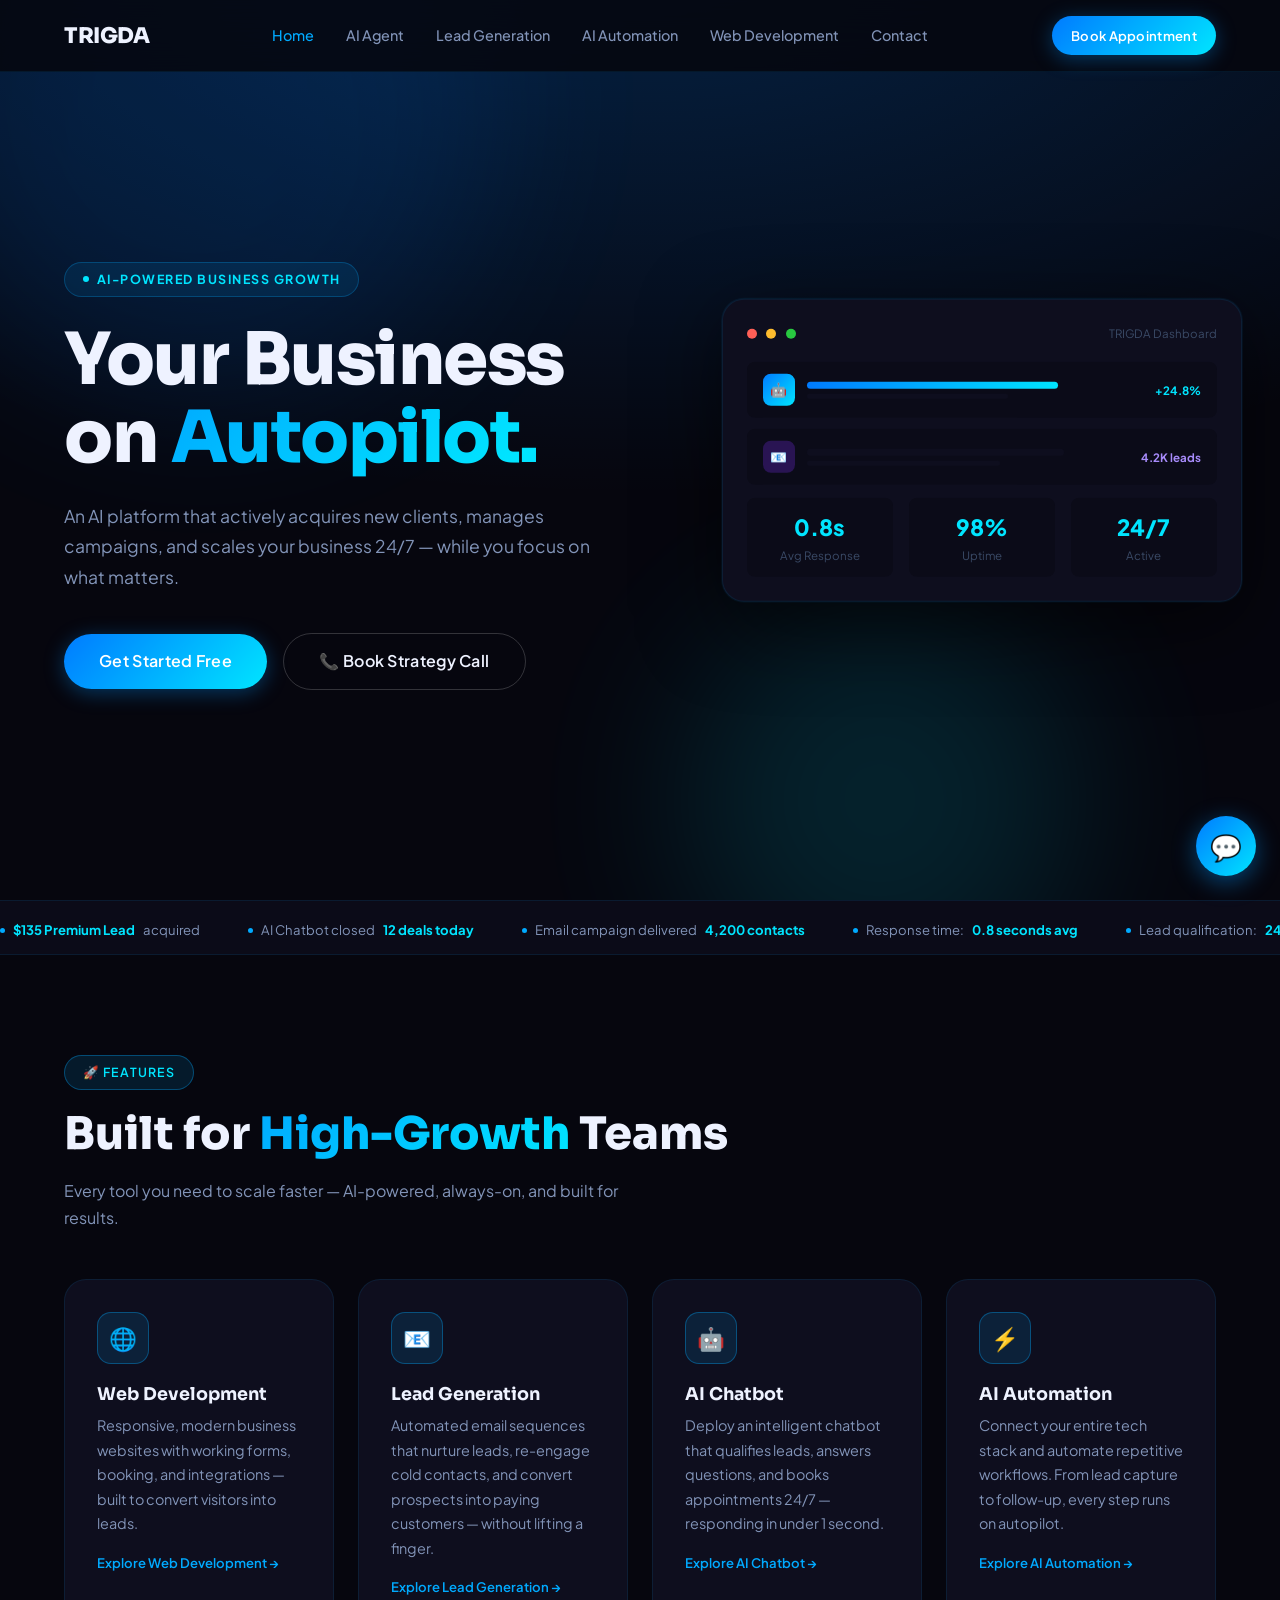
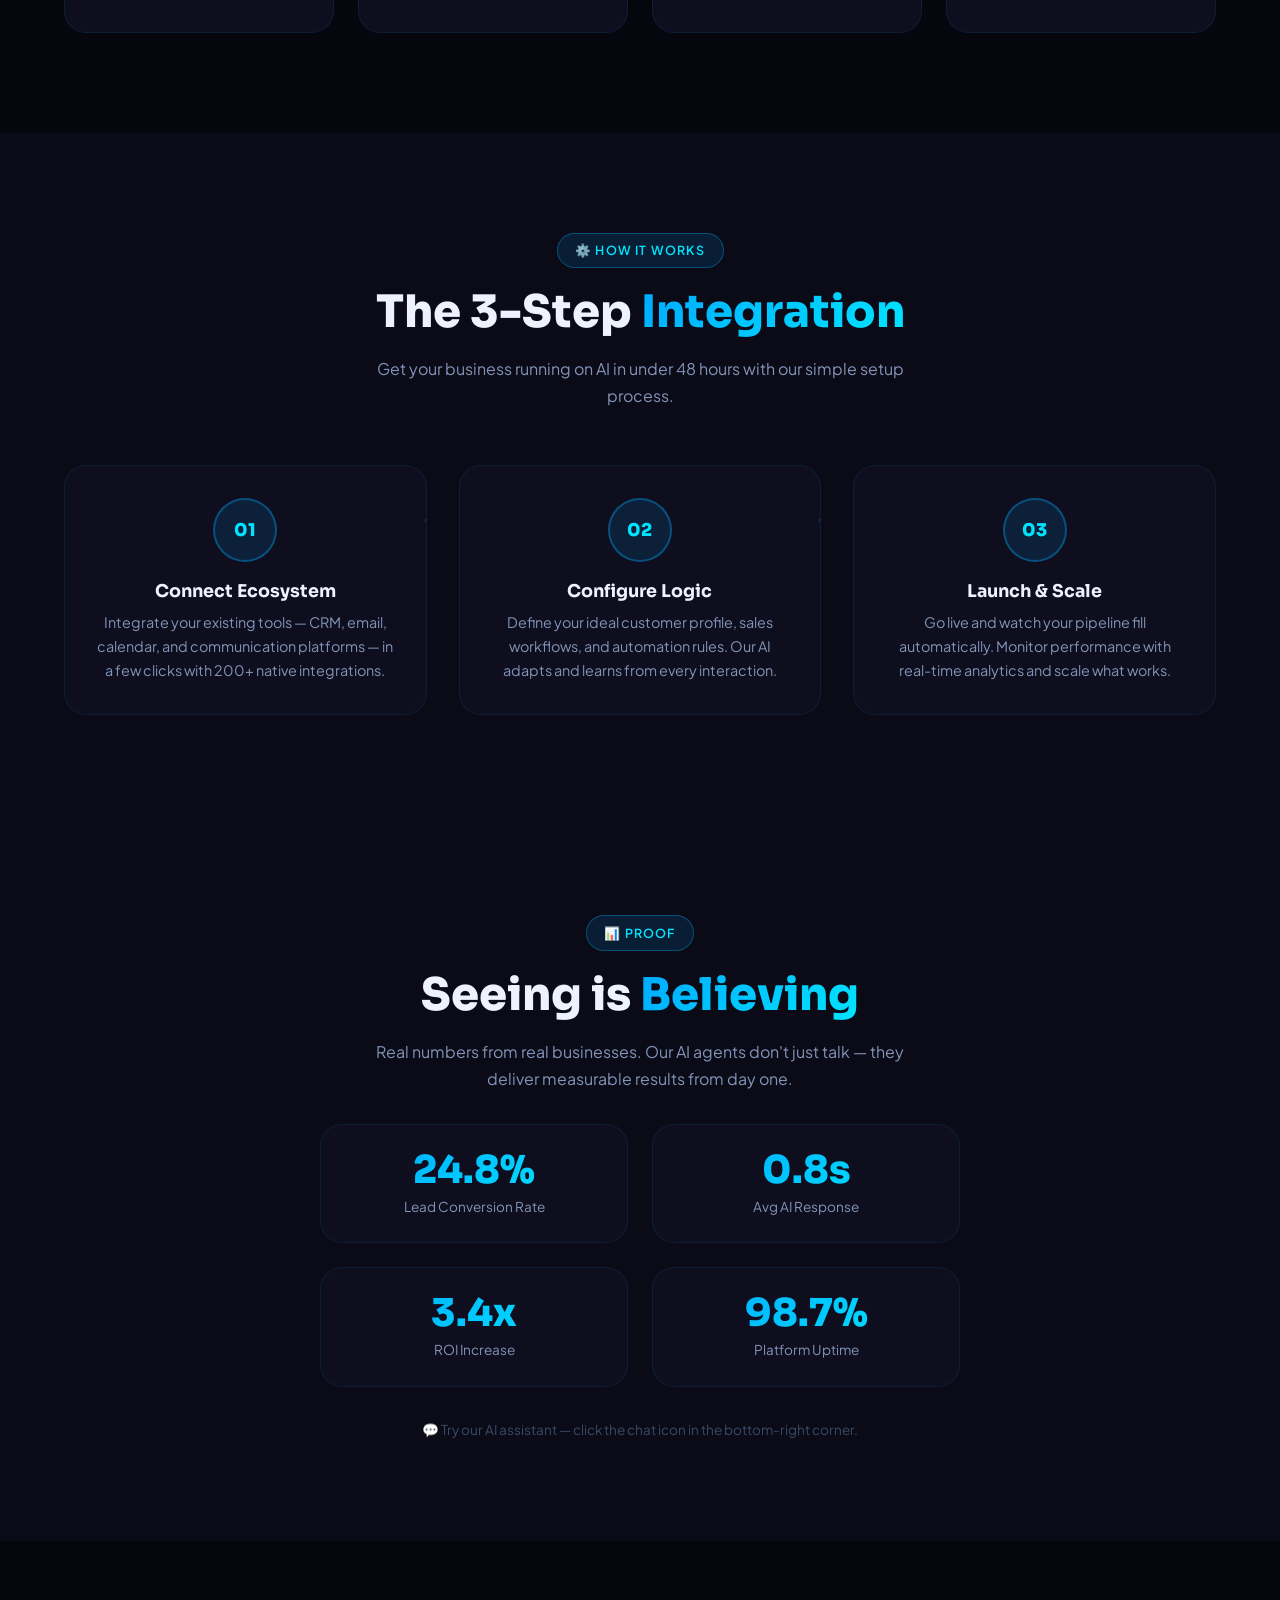
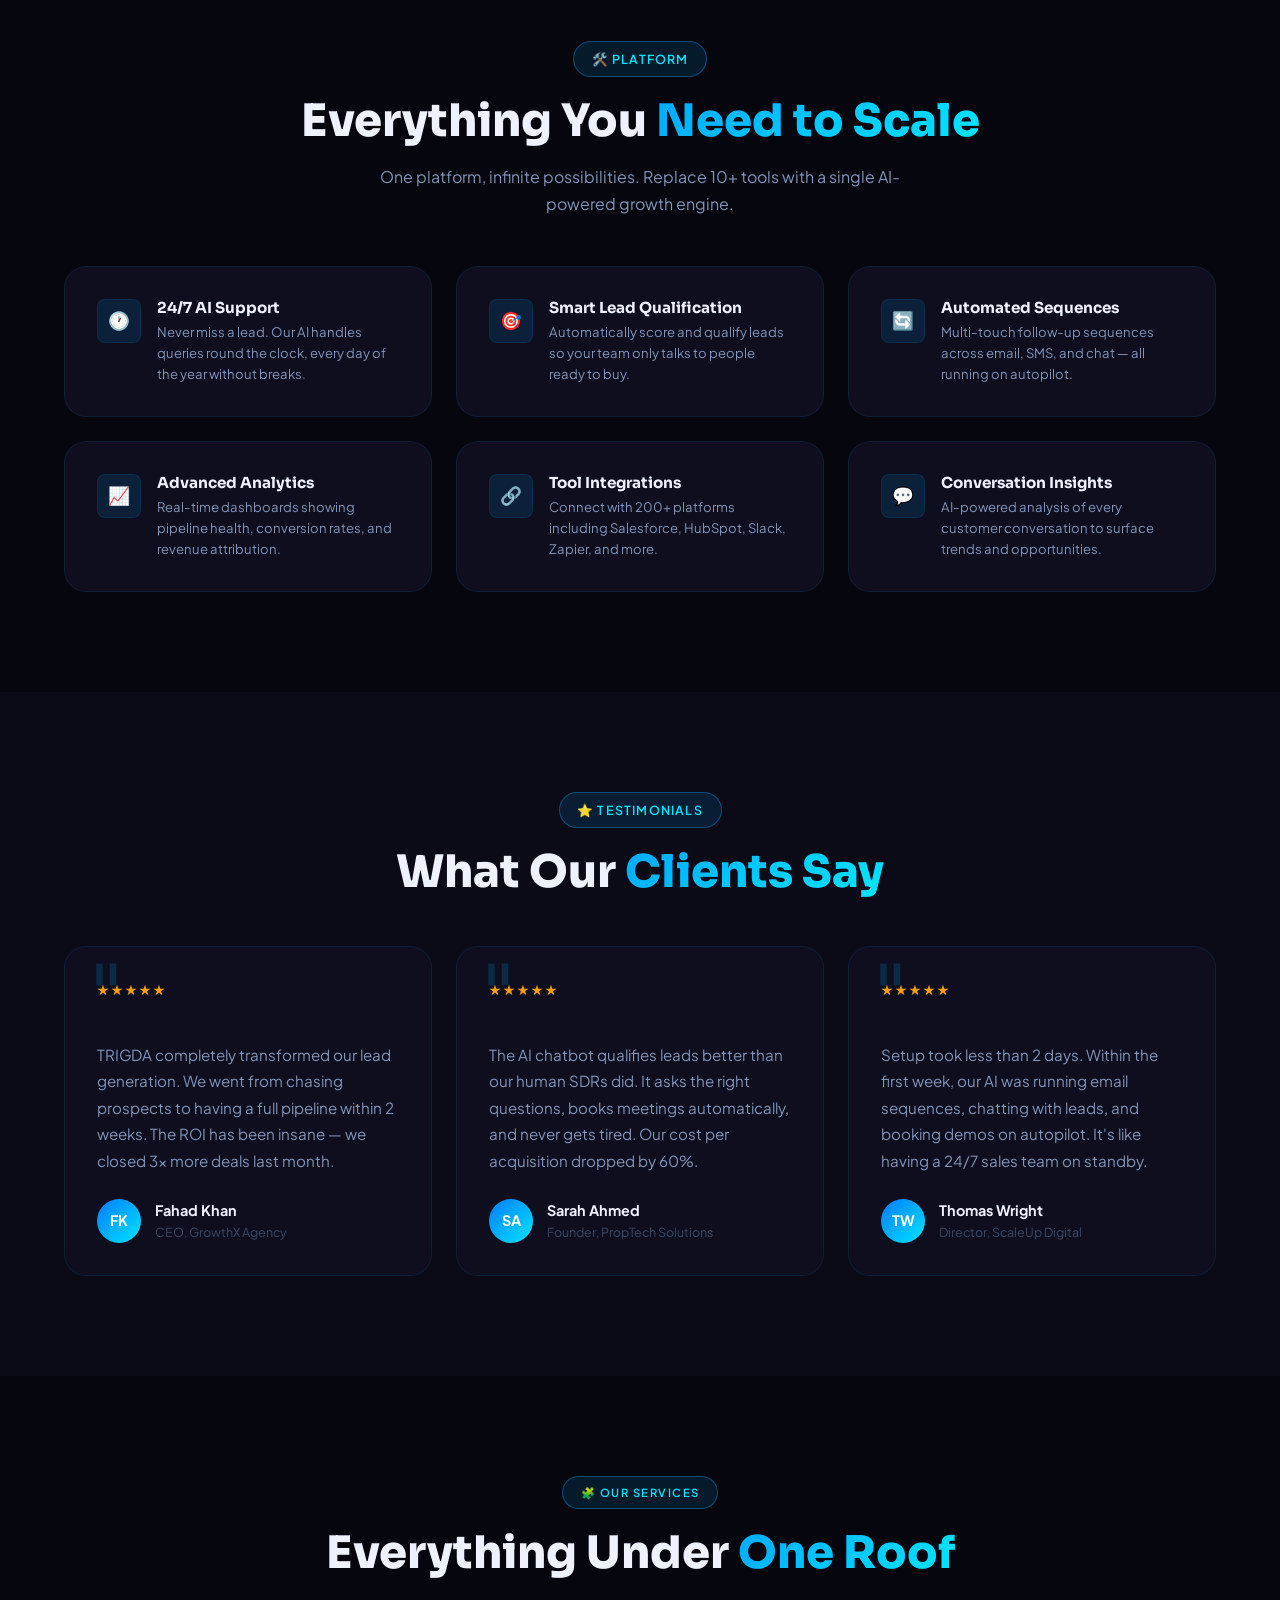
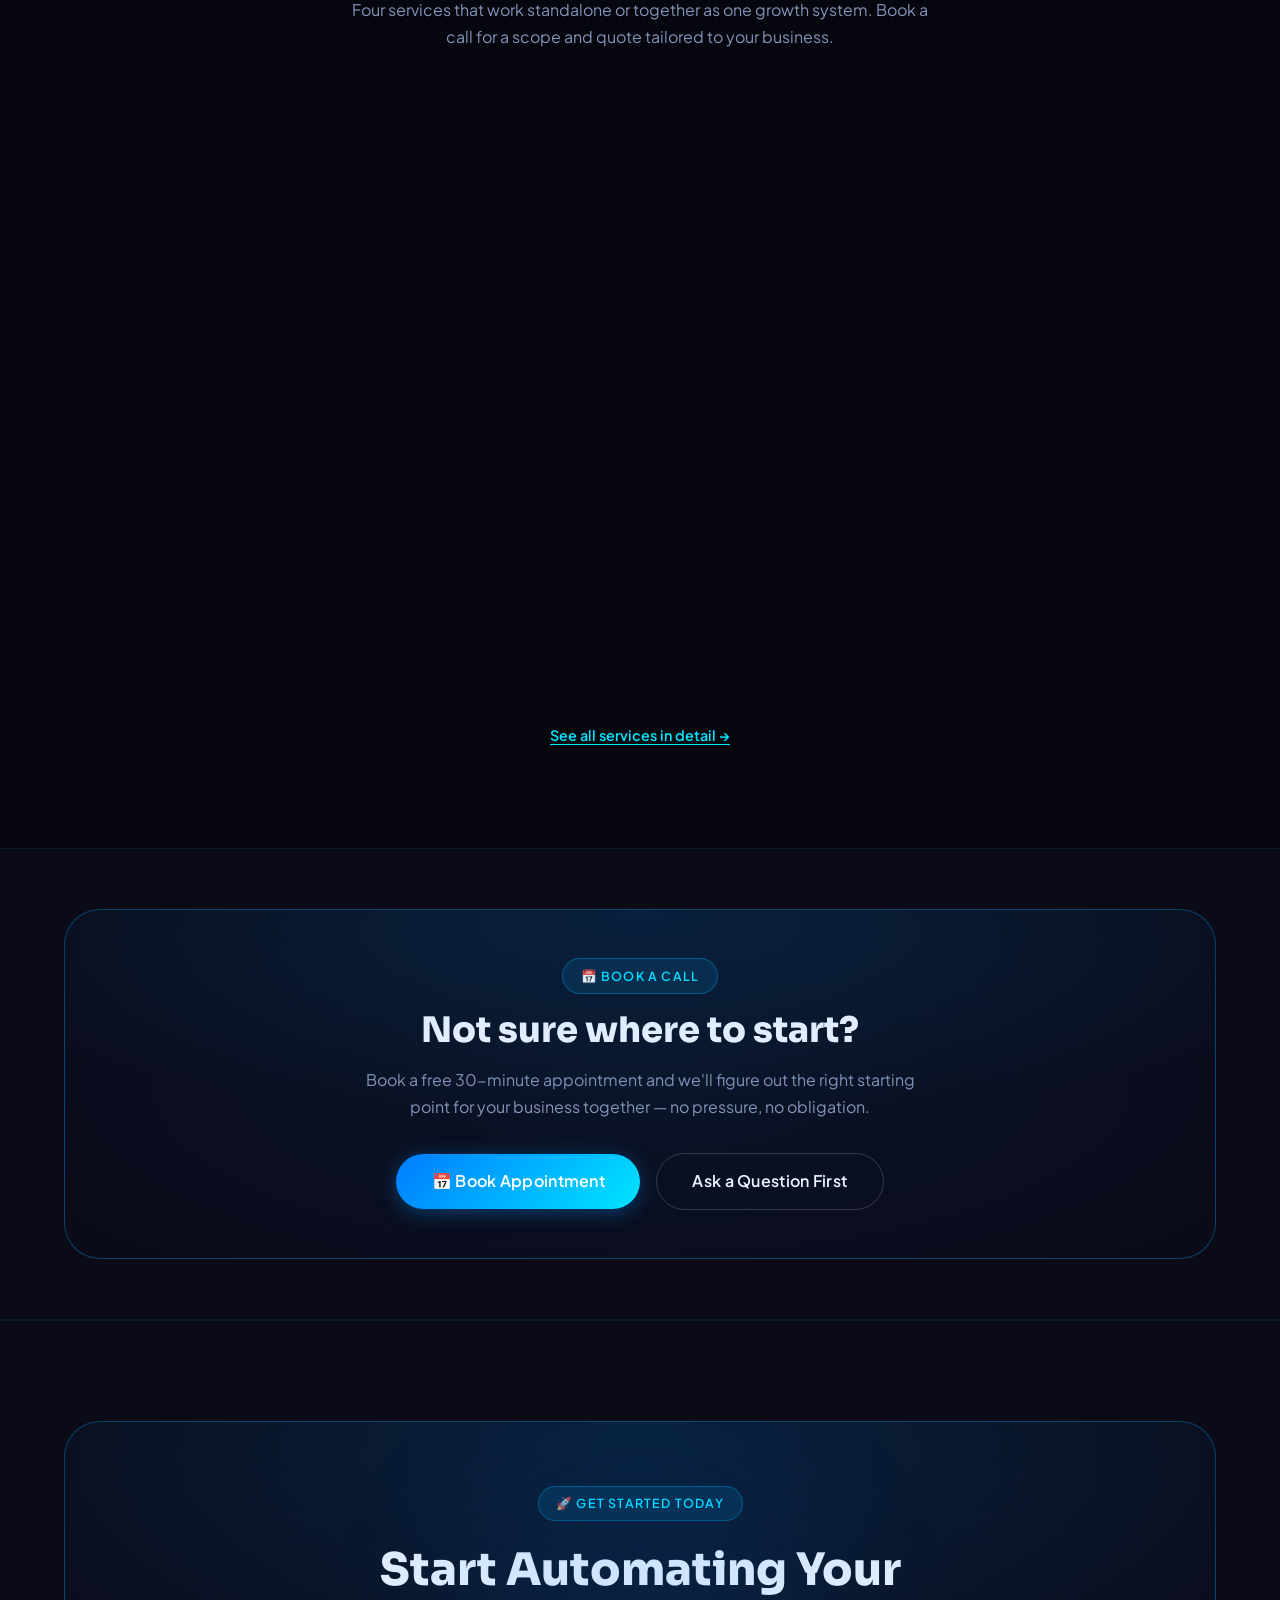
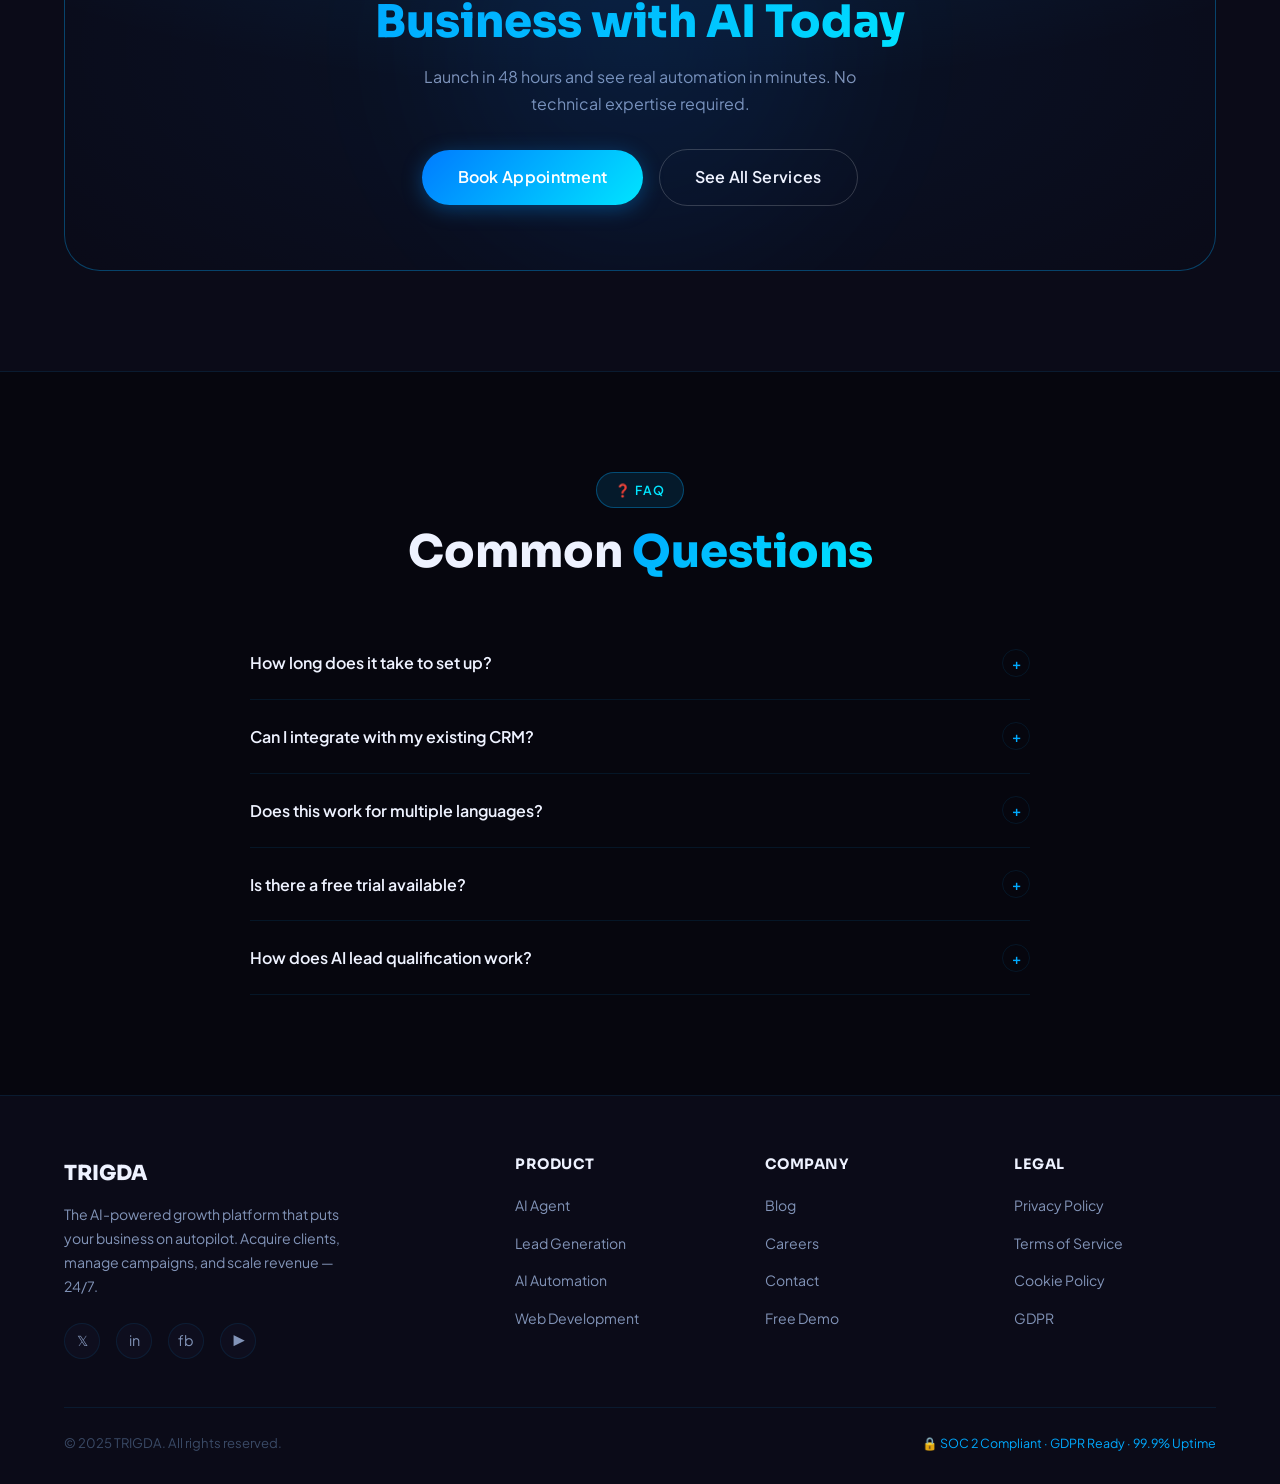
<file: index.html>
<!DOCTYPE html>
<html lang="en">
<head>
<meta charset="UTF-8">
<meta name="viewport" content="width=device-width, initial-scale=1.0">
<title>TRIGDA — Websites, Lead Generation & AI Automation | Gujranwala, Pakistan</title>
<meta name="description" content="TRIGDA builds modern business websites, AI chatbot agents, targeted lead generation, and automation systems for growing businesses. Based in Gujranwala, Pakistan.">
<meta name="keywords" content="web development Pakistan, AI chatbot agent, lead generation agency Pakistan, AI automation Gujranwala, business automation Pakistan, TRIGDA">
<link rel="canonical" href="https://trigda.online/">
<meta property="og:title" content="TRIGDA — Websites, Lead Generation & AI Automation | Gujranwala, Pakistan">
<meta property="og:description" content="TRIGDA builds modern business websites, AI chatbot agents, targeted lead generation, and automation systems for growing businesses. Based in Gujranwala, Pakistan.">
<meta property="og:type" content="website">
<link rel="icon" href="favicon.svg" type="image/svg+xml">
<link rel="stylesheet" href="styles.css">
<style>
.hero {
  min-height:100vh; display:flex; align-items:center;
  padding:calc(var(--nav-h) + 60px) 5% 80px;
  position:relative; overflow:hidden;
  background:radial-gradient(ellipse 90% 60% at 50% -5%, rgba(0,130,255,0.22), transparent);
}
.hero-content { max-width:700px; z-index:1; position:relative; }
.hero-tag {
  display:inline-flex; align-items:center; gap:.5rem;
  background:rgba(0,170,255,0.1); border:1px solid rgba(0,170,255,0.25);
  color:var(--accent-cyan); font-size:.78rem; font-weight:700;
  letter-spacing:1.5px; text-transform:uppercase;
  padding:.4rem 1.1rem; border-radius:var(--r-xl); margin-bottom:1.5rem;
  animation:pulse-ring 2.5s infinite;
}
.hero-tag .dot { width:6px; height:6px; background:#00e5ff; border-radius:50%; }
.hero-title { font-size:clamp(2.5rem,6vw,4.5rem); font-weight:800; letter-spacing:-1.5px; margin-bottom:1.5rem; line-height:1.08; }
.hero-title .grad {
  background:linear-gradient(135deg,#00aaff,#00e5ff,#00aaff);
  background-size:200% auto;
  -webkit-background-clip:text; -webkit-text-fill-color:transparent;
  animation:gradientShift 3s ease infinite;
}
.hero-sub { font-size:1.1rem; color:var(--text-secondary); max-width:540px; line-height:1.75; margin-bottom:2.5rem; }
.hero-btns { display:flex; flex-wrap:wrap; gap:1rem; align-items:center; }
.hero-visual { position:absolute; right:3%; top:50%; transform:translateY(-50%); width:min(46%, 520px); z-index:0; }
.hero-mockup {
  background:var(--bg-card); border:1px solid var(--border);
  border-radius:var(--r-lg); padding:1.5rem;
  box-shadow:0 20px 80px rgba(0,0,0,0.6), 0 0 0 1px rgba(0,170,255,0.08);
  animation:float 5s ease-in-out infinite;
}
.mockup-bar { display:flex; align-items:center; gap:.6rem; margin-bottom:1.2rem; }
.mockup-dot { width:10px; height:10px; border-radius:50%; }
.mockup-dot:nth-child(1){background:#ff5f57} .mockup-dot:nth-child(2){background:#febc2e} .mockup-dot:nth-child(3){background:#28c840}
.mockup-row { background:var(--bg-secondary); border-radius:var(--r-sm); padding:.75rem 1rem; margin-bottom:.7rem; display:flex; align-items:center; gap:.8rem; }
.mockup-icon { width:32px; height:32px; border-radius:8px; background:var(--btn-grad); display:flex; align-items:center; justify-content:center; font-size:.85rem; flex-shrink:0; }
.mockup-line { height:8px; background:var(--bg-card); border-radius:4px; flex:1; }
.mockup-line.short { max-width:60%; }
.mockup-line.accent { background:linear-gradient(90deg,#007bff,#00e5ff); max-width:75%; }
.mockup-stat { font-size:1.4rem; font-weight:800; color:var(--accent-cyan); }
.mockup-sublabel { font-size:.72rem; color:var(--text-muted); }
.mockup-stats { display:flex; gap:1rem; margin-top:.8rem; }
.mockup-stat-box { flex:1; background:var(--bg-secondary); border-radius:var(--r-sm); padding:.7rem; text-align:center; }

/* Feature Cards Clickable */
.feature-card { cursor:pointer; display:block; color:inherit; }
.feature-card h3 { font-size:1.1rem; font-weight:700; margin-bottom:.6rem; }
.feature-card p { color:var(--text-secondary); font-size:.9rem; line-height:1.7; }
.feature-card .learn-more { color:var(--accent); font-size:.82rem; font-weight:600; display:inline-flex; align-items:center; gap:.3rem; margin-top:1rem; transition:.2s; }
.feature-card:hover .learn-more { gap:.6rem; }

/* Steps */
.steps-grid { display:grid; grid-template-columns:repeat(3,1fr); gap:2rem; }
.step-card { text-align:center; position:relative; }
.step-card::after { content:'→'; position:absolute; top:2rem; right:-1rem; color:var(--accent); opacity:.3; font-size:1.5rem; font-weight:700; }
.step-card:last-child::after { display:none; }
.step-num-circle { width:64px; height:64px; border-radius:50%; margin:0 auto 1.2rem; background:var(--accent-dim); border:2px solid var(--border-hover); display:flex; align-items:center; justify-content:center; font-family:'Sora',sans-serif; font-size:1.1rem; font-weight:800; color:var(--accent-cyan); }
.step-card h3 { font-size:1.1rem; font-weight:700; margin-bottom:.6rem; }
.step-card p { color:var(--text-secondary); font-size:.88rem; }

/* AI Chat Demo */
.proof-section { background:var(--bg-secondary); }
.proof-inner { display:grid; grid-template-columns:1fr 1fr; gap:4rem; align-items:center; }
.proof-stats { display:grid; grid-template-columns:1fr 1fr; gap:1.5rem; }
.proof-chat { background:var(--bg-card); border:1px solid var(--border); border-radius:var(--r-lg); padding:1.5rem; position:relative; }
.chat-msg { display:flex; gap:.8rem; margin-bottom:1rem; }
.chat-avatar { width:32px; height:32px; border-radius:50%; flex-shrink:0; display:flex; align-items:center; justify-content:center; font-size:.7rem; font-weight:700; color:#fff; }
.chat-avatar.ai { background:var(--btn-grad); }
.chat-avatar.user { background:var(--bg-secondary); color:var(--text-secondary); border:1px solid var(--border); }
.chat-bubble { background:var(--bg-secondary); border-radius:0 var(--r-md) var(--r-md) var(--r-md); padding:.7rem 1rem; font-size:.82rem; color:var(--text-secondary); line-height:1.5; max-width:80%; }
.chat-bubble.ai-bubble { background:var(--accent-dim); color:var(--text-primary); }
.chat-bar { display:flex; gap:.7rem; margin-top:1rem; }
.chat-input-field { flex:1; background:var(--bg-secondary); border:1px solid var(--border); border-radius:var(--r-xl); padding:.6rem 1rem; font-size:.82rem; color:var(--text-primary); font-family:inherit; outline:none; transition:border-color .2s; }
.chat-input-field:focus { border-color:var(--accent); }
.chat-messages { max-height:300px; overflow-y:auto; }
.typing-indicator { display:none; align-items:center; gap:4px; padding:.5rem .75rem; }
.typing-indicator.show { display:flex; }
.typing-indicator span { width:6px; height:6px; background:var(--accent); border-radius:50%; animation:bounce 1.2s infinite; }
.typing-indicator span:nth-child(2){animation-delay:.2s} .typing-indicator span:nth-child(3){animation-delay:.4s}
@keyframes bounce { 0%,60%,100%{transform:translateY(0)} 30%{transform:translateY(-8px)} }

/* Features Grid */
.features-grid { display:grid; grid-template-columns:repeat(3,1fr); gap:1.5rem; }
.feat-card { display:flex; gap:1rem; align-items:flex-start; }
.feat-icon { width:44px; height:44px; border-radius:var(--r-sm); background:var(--accent-dim); border:1px solid var(--border); display:flex; align-items:center; justify-content:center; font-size:1.1rem; flex-shrink:0; }
.feat-card h4 { font-size:.95rem; font-weight:700; margin-bottom:.3rem; }
.feat-card p { color:var(--text-secondary); font-size:.82rem; line-height:1.6; }

/* Testimonials */
.testimonials-grid { display:grid; grid-template-columns:repeat(3,1fr); gap:1.5rem; }

/* Pricing - Lead Gen Only */
.pricing-single { max-width:520px; margin:3rem auto 0; padding-top:1.5rem; } .pricing-single .pricing-card { position:relative; overflow:visible !important; margin-top:1rem; z-index:1; } .pricing-single .pricing-card a, .pricing-single .pricing-card button { position:relative; z-index:10; pointer-events:auto !important; } .pricing-single .pricing-card .glow-orb { z-index:0; pointer-events:none; }

/* Final CTA */
.final-cta { background:var(--bg-secondary); border-top:1px solid var(--border); border-bottom:1px solid var(--border); }
.cta-box { border:1.5px solid var(--border-hover); border-radius:var(--r-xl); padding:4rem; text-align:center; position:relative; overflow:hidden; background:radial-gradient(ellipse 70% 80% at 50% 50%, rgba(0,130,255,0.07), transparent); }
.cta-btns { display:flex; flex-wrap:wrap; gap:1rem; justify-content:center; margin-top:2rem; }

@media(max-width:1024px){
  .hero-visual{display:none;}
  .proof-inner{grid-template-columns:1fr;}
  .features-grid{grid-template-columns:repeat(2,1fr);}
  .testimonials-grid{grid-template-columns:1fr 1fr;}
  .steps-grid{grid-template-columns:1fr; max-width:500px; margin:0 auto;}
  .step-card::after{display:none;}
}
@media(max-width:768px){
  .hero{min-height:auto; padding-top:calc(var(--nav-h) + 40px);}
  .proof-stats{grid-template-columns:1fr 1fr;}
  .features-grid{grid-template-columns:1fr;}
  .testimonials-grid{grid-template-columns:1fr;}
  .cta-box{padding:2.5rem 1.5rem;}
}
@media(max-width:400px){
  .proof-stats{grid-template-columns:1fr; max-width:280px; margin-left:auto; margin-right:auto;}
}
</style>
</head>
<body>

<nav class="navbar" id="navbar">
  <a href="index.html" class="nav-logo">TRIGDA</a>
  <div class="nav-links">
    <a href="index.html" class="active">Home</a>
    <a href="ai-agent.html">AI Agent</a>
    <a href="lead-generation.html">Lead Generation</a>
    <a href="ai-automation.html">AI Automation</a>
    <a href="web-development.html">Web Development</a>
    <a href="contact.html">Contact</a>
  </div>
  <div class="nav-cta"><a href="free-demo.html" class="btn-primary btn-sm">Book Appointment</a></div>
  <div class="hamburger" id="hamburger" onclick="toggleMenu()"><span></span><span></span><span></span></div>
</nav>
<div class="mobile-menu" id="mobileMenu">
  <a href="index.html">Home</a><a href="ai-agent.html">AI Agent</a>
  <a href="lead-generation.html">Lead Generation</a><a href="ai-automation.html">AI Automation</a>
  <a href="web-development.html">Web Development</a><a href="contact.html">Contact</a>
  <a href="free-demo.html" class="btn-primary" style="text-align:center;margin-top:.5rem;">Book Appointment</a>
</div>

<!-- HERO -->
<section class="hero">
  <div class="glow-orb glow-blue" style="width:600px;height:600px;top:-200px;left:-100px;"></div>
  <div class="glow-orb glow-cyan" style="width:400px;height:400px;bottom:-100px;right:200px;"></div>
  <div class="hero-content fade-up">
    <div class="hero-tag"><span class="dot"></span> AI-Powered Business Growth</div>
    <h1 class="hero-title">Your Business<br>on <span class="grad">Autopilot.</span></h1>
    <p class="hero-sub">An AI platform that actively acquires new clients, manages campaigns, and scales your business 24/7 — while you focus on what matters.</p>
    <div class="hero-btns">
      <a href="free-demo.html" class="btn-primary btn-lg">Get Started Free</a>
      <a href="free-demo.html" class="btn-outline btn-lg">📞 Book Strategy Call</a>
    </div>
  </div>
  <div class="hero-visual">
    <div class="hero-mockup">
      <div class="mockup-bar">
        <div class="mockup-dot"></div><div class="mockup-dot"></div><div class="mockup-dot"></div>
        <span style="font-size:.72rem;color:var(--text-muted);margin-left:auto;">TRIGDA Dashboard</span>
      </div>
      <div class="mockup-row">
        <div class="mockup-icon">🤖</div>
        <div style="flex:1"><div class="mockup-line accent" style="margin-bottom:5px;height:7px;"></div><div class="mockup-line short" style="height:5px;"></div></div>
        <span style="font-size:.72rem;color:#00e5ff;font-weight:700;">+24.8%</span>
      </div>
      <div class="mockup-row">
        <div class="mockup-icon" style="background:rgba(109,40,217,0.3);">📧</div>
        <div style="flex:1"><div class="mockup-line" style="margin-bottom:5px;height:7px;max-width:80%;"></div><div class="mockup-line short" style="height:5px;"></div></div>
        <span style="font-size:.72rem;color:#a78bfa;font-weight:700;">4.2K leads</span>
      </div>
      <div class="mockup-stats">
        <div class="mockup-stat-box"><div class="mockup-stat">0.8s</div><div class="mockup-sublabel">Avg Response</div></div>
        <div class="mockup-stat-box"><div class="mockup-stat">98%</div><div class="mockup-sublabel">Uptime</div></div>
        <div class="mockup-stat-box"><div class="mockup-stat">24/7</div><div class="mockup-sublabel">Active</div></div>
      </div>
    </div>
  </div>
</section>

<!-- TICKER -->
<div class="ticker-wrap">
  <div class="ticker-inner">
    <div class="ticker-item"><span class="ticker-dot"></span> <strong>$135 Premium Lead</strong> acquired</div>
    <div class="ticker-item"><span class="ticker-dot"></span> AI Chatbot closed <strong>12 deals today</strong></div>
    <div class="ticker-item"><span class="ticker-dot"></span> Email campaign delivered <strong>4,200 contacts</strong></div>
    <div class="ticker-item"><span class="ticker-dot"></span> Response time: <strong>0.8 seconds avg</strong></div>
    <div class="ticker-item"><span class="ticker-dot"></span> Lead qualification: <strong>24.8% conversion</strong></div>
    <div class="ticker-item"><span class="ticker-dot"></span> <strong>98.7% uptime</strong> this month</div>
    <div class="ticker-item"><span class="ticker-dot"></span> <strong>$135 Premium Lead</strong> acquired</div>
    <div class="ticker-item"><span class="ticker-dot"></span> AI Chatbot closed <strong>12 deals today</strong></div>
    <div class="ticker-item"><span class="ticker-dot"></span> Email campaign delivered <strong>4,200 contacts</strong></div>
    <div class="ticker-item"><span class="ticker-dot"></span> Response time: <strong>0.8 seconds avg</strong></div>
  </div>
</div>

<!-- BUILT FOR HIGH-GROWTH TEAMS — Cards Connected to Pages -->
<section class="section">
  <div class="container">
    <div class="fade-up">
      <div class="section-tag">🚀 Features</div>
      <h2 class="section-title">Built for <span class="highlight">High-Growth</span> Teams</h2>
      <p class="section-sub">Every tool you need to scale faster — AI-powered, always-on, and built for results.</p>
    </div>
    <div class="grid-4" style="margin-top:3rem;">
      <!-- Card 1: Web Development -->
      <a href="web-development.html" class="card feature-card fade-up" style="text-decoration:none;">
        <div class="icon-badge">🌐</div>
        <h3>Web Development</h3>
        <p>Responsive, modern business websites with working forms, booking, and integrations — built to convert visitors into leads.</p>
        <span class="learn-more">Explore Web Development →</span>
      </a>
      <!-- Card 2: Lead Generation -->
      <a href="lead-generation.html" class="card feature-card fade-up" style="text-decoration:none;">
        <div class="icon-badge">📧</div>
        <h3>Lead Generation</h3>
        <p>Automated email sequences that nurture leads, re-engage cold contacts, and convert prospects into paying customers — without lifting a finger.</p>
        <span class="learn-more">Explore Lead Generation →</span>
      </a>
      <!-- Card 3: AI Chatbot -->
      <a href="ai-agent.html" class="card feature-card fade-up" style="text-decoration:none;">
        <div class="icon-badge">🤖</div>
        <h3>AI Chatbot</h3>
        <p>Deploy an intelligent chatbot that qualifies leads, answers questions, and books appointments 24/7 — responding in under 1 second.</p>
        <span class="learn-more">Explore AI Chatbot →</span>
      </a>
      <!-- Card 4: AI Automation -->
      <a href="ai-automation.html" class="card feature-card fade-up" style="text-decoration:none;">
        <div class="icon-badge">⚡</div>
        <h3>AI Automation</h3>
        <p>Connect your entire tech stack and automate repetitive workflows. From lead capture to follow-up, every step runs on autopilot.</p>
        <span class="learn-more">Explore AI Automation →</span>
      </a>
    </div>
  </div>
</section>

<!-- 3-STEP INTEGRATION -->
<section class="section" style="background:var(--bg-secondary);">
  <div class="container">
    <div class="text-center fade-up">
      <div class="section-tag">⚙️ How It Works</div>
      <h2 class="section-title">The 3-Step <span class="highlight">Integration</span></h2>
      <p class="section-sub">Get your business running on AI in under 48 hours with our simple setup process.</p>
    </div>
    <div class="steps-grid" style="margin-top:3.5rem;">
      <div class="step-card card fade-up">
        <div class="step-num-circle">01</div>
        <h3>Connect Ecosystem</h3>
        <p style="color:var(--text-secondary);font-size:.9rem;margin-top:.5rem;">Integrate your existing tools — CRM, email, calendar, and communication platforms — in a few clicks with 200+ native integrations.</p>
      </div>
      <div class="step-card card fade-up">
        <div class="step-num-circle">02</div>
        <h3>Configure Logic</h3>
        <p style="color:var(--text-secondary);font-size:.9rem;margin-top:.5rem;">Define your ideal customer profile, sales workflows, and automation rules. Our AI adapts and learns from every interaction.</p>
      </div>
      <div class="step-card card fade-up">
        <div class="step-num-circle">03</div>
        <h3>Launch & Scale</h3>
        <p style="color:var(--text-secondary);font-size:.9rem;margin-top:.5rem;">Go live and watch your pipeline fill automatically. Monitor performance with real-time analytics and scale what works.</p>
      </div>
    </div>
  </div>
</section>

<!-- SEEING IS BELIEVING — Gemini Powered Live Demo -->
<section class="section proof-section">
  <div class="container">
    <div class="text-center fade-up" style="margin-bottom:2rem;">
      <div class="section-tag">📊 Proof</div>
      <h2 class="section-title">Seeing is <span class="highlight">Believing</span></h2>
      <p class="section-sub" style="margin:0 auto;">Real numbers from real businesses. Our AI agents don't just talk — they deliver measurable results from day one.</p>
    </div>
    <div class="proof-stats fade-up" style="max-width:640px;margin:0 auto;">
      <div class="card" style="text-align:center;padding:1.5rem;"><div class="stat-value">24.8%</div><div class="stat-label">Lead Conversion Rate</div></div>
      <div class="card" style="text-align:center;padding:1.5rem;"><div class="stat-value">0.8s</div><div class="stat-label">Avg AI Response</div></div>
      <div class="card" style="text-align:center;padding:1.5rem;"><div class="stat-value">3.4x</div><div class="stat-label">ROI Increase</div></div>
      <div class="card" style="text-align:center;padding:1.5rem;"><div class="stat-value">98.7%</div><div class="stat-label">Platform Uptime</div></div>
    </div>
    <p style="text-align:center;color:var(--text-muted);font-size:.85rem;margin-top:2rem;">💬 Try our AI assistant — click the chat icon in the bottom-right corner.</p>
  </div>
</section>

<!-- EVERYTHING YOU NEED -->
<section class="section">
  <div class="container">
    <div class="text-center fade-up" style="margin-bottom:3rem;">
      <div class="section-tag">🛠️ Platform</div>
      <h2 class="section-title">Everything You <span class="highlight">Need to Scale</span></h2>
      <p class="section-sub">One platform, infinite possibilities. Replace 10+ tools with a single AI-powered growth engine.</p>
    </div>
    <div class="features-grid">
      <div class="card feat-card fade-up"><div class="feat-icon">🕐</div><div><h4>24/7 AI Support</h4><p>Never miss a lead. Our AI handles queries round the clock, every day of the year without breaks.</p></div></div>
      <div class="card feat-card fade-up"><div class="feat-icon">🎯</div><div><h4>Smart Lead Qualification</h4><p>Automatically score and qualify leads so your team only talks to people ready to buy.</p></div></div>
      <div class="card feat-card fade-up"><div class="feat-icon">🔄</div><div><h4>Automated Sequences</h4><p>Multi-touch follow-up sequences across email, SMS, and chat — all running on autopilot.</p></div></div>
      <div class="card feat-card fade-up"><div class="feat-icon">📈</div><div><h4>Advanced Analytics</h4><p>Real-time dashboards showing pipeline health, conversion rates, and revenue attribution.</p></div></div>
      <div class="card feat-card fade-up"><div class="feat-icon">🔗</div><div><h4>Tool Integrations</h4><p>Connect with 200+ platforms including Salesforce, HubSpot, Slack, Zapier, and more.</p></div></div>
      <div class="card feat-card fade-up"><div class="feat-icon">💬</div><div><h4>Conversation Insights</h4><p>AI-powered analysis of every customer conversation to surface trends and opportunities.</p></div></div>
    </div>
  </div>
</section>

<!-- TESTIMONIALS -->
<section class="section" style="background:var(--bg-secondary);">
  <div class="container">
    <div class="text-center fade-up" style="margin-bottom:3rem;">
      <div class="section-tag">⭐ Testimonials</div>
      <h2 class="section-title">What Our <span class="highlight">Clients Say</span></h2>
    </div>
    <div class="testimonials-grid">
      <div class="card testimonial-card fade-up">
        <div class="quote-mark">"</div>
        <div class="stars">★★★★★</div>
        <p class="testimonial-text">TRIGDA completely transformed our lead generation. We went from chasing prospects to having a full pipeline within 2 weeks. The ROI has been insane — we closed 3x more deals last month.</p>
        <div class="testimonial-author"><div class="author-avatar">FK</div><div><div class="author-name">Fahad Khan</div><div class="author-role">CEO, GrowthX Agency</div></div></div>
      </div>
      <div class="card testimonial-card fade-up">
        <div class="quote-mark">"</div>
        <div class="stars">★★★★★</div>
        <p class="testimonial-text">The AI chatbot qualifies leads better than our human SDRs did. It asks the right questions, books meetings automatically, and never gets tired. Our cost per acquisition dropped by 60%.</p>
        <div class="testimonial-author"><div class="author-avatar">SA</div><div><div class="author-name">Sarah Ahmed</div><div class="author-role">Founder, PropTech Solutions</div></div></div>
      </div>
      <div class="card testimonial-card fade-up">
        <div class="quote-mark">"</div>
        <div class="stars">★★★★★</div>
        <p class="testimonial-text">Setup took less than 2 days. Within the first week, our AI was running email sequences, chatting with leads, and booking demos on autopilot. It's like having a 24/7 sales team on standby.</p>
        <div class="testimonial-author"><div class="author-avatar">TW</div><div><div class="author-name">Thomas Wright</div><div class="author-role">Director, ScaleUp Digital</div></div></div>
      </div>
    </div>
  </div>
</section>

<!-- SERVICES OVERVIEW -->
<section class="section">
  <div class="container">
    <div class="text-center fade-up">
      <div class="section-tag" style="font-size:.7rem;letter-spacing:1.5px;">🧩 Our Services</div>
      <h2 class="section-title">Everything Under <span class="highlight">One Roof</span></h2>
      <p class="section-sub">Four services that work standalone or together as one growth system. Book a call for a scope and quote tailored to your business.</p>
    </div>
    <div class="features-grid fade-up" style="margin-top:3rem;">
      <a href="web-development.html" class="card feature-card">
        <div class="icon-badge">🌐</div>
        <h3>Web Development</h3>
        <p>Responsive, modern business websites with working forms, booking, and integrations — built to convert visitors into leads.</p>
        <span class="learn-more">Explore Web Development →</span>
      </a>
      <a href="ai-agent.html" class="card feature-card">
        <div class="icon-badge">🤖</div>
        <h3>AI Chatbot Agent</h3>
        <p>A 24/7 AI assistant that answers FAQs, qualifies visitors, and books appointments without a human on standby.</p>
        <span class="learn-more">Explore AI Agent →</span>
      </a>
      <a href="lead-generation.html" class="card feature-card">
        <div class="icon-badge">🎯</div>
        <h3>Lead Generation</h3>
        <p>Targeted B2B/B2C prospecting and outreach so your pipeline stays full with the right kind of customer.</p>
        <span class="learn-more">Explore Lead Generation →</span>
      </a>
      <a href="ai-automation.html" class="card feature-card">
        <div class="icon-badge">⚡</div>
        <h3>AI Automation</h3>
        <p>Connect your existing tools and automate the repetitive follow-ups, reminders, and reporting eating your team's time.</p>
        <span class="learn-more">Explore AI Automation →</span>
      </a>
    </div>
    <div style="text-align:center;margin-top:2.5rem;">
      <a href="services-overview.html" style="color:var(--accent-cyan);font-size:.9rem;font-weight:600;text-decoration:underline;text-underline-offset:3px;">See all services in detail →</a>
    </div>
  </div>
</section>

<!-- MID-PAGE APPOINTMENT CTA -->
<section class="section section-sm" style="background:var(--bg-secondary);border-top:1px solid var(--border);border-bottom:1px solid var(--border);">
  <div class="container">
    <div class="cta-box fade-up" style="padding:3rem 2rem;">
      <div class="section-tag" style="margin:0 auto 1rem;">📅 Book A Call</div>
      <h2 class="section-title" style="font-size:clamp(1.6rem,3.5vw,2.2rem);">Not sure where to start?</h2>
      <p class="section-sub" style="margin:0 auto 1.5rem;">Book a free 30-minute appointment and we'll figure out the right starting point for your business together — no pressure, no obligation.</p>
      <div class="cta-btns">
        <a href="free-demo.html" class="btn-primary btn-lg">📅 Book Appointment</a>
        <a href="contact.html" class="btn-outline btn-lg">Ask a Question First</a>
      </div>
    </div>
  </div>
</section>

<!-- FINAL CTA -->
<section class="section final-cta">
  <div class="container">
    <div class="cta-box fade-up">
      <div class="glow-orb glow-blue" style="width:400px;height:400px;top:50%;left:50%;transform:translate(-50%,-50%);opacity:.08;"></div>
      <div class="section-tag" style="margin:0 auto 1.5rem;">🚀 Get Started Today</div>
      <h2 class="section-title">Start Automating Your<br><span class="highlight">Business with AI Today</span></h2>
      <p style="color:var(--text-secondary);max-width:500px;margin:1rem auto;font-size:1rem;">Launch in 48 hours and see real automation in minutes. No technical expertise required.</p>
      <div class="cta-btns">
        <a href="free-demo.html" class="btn-primary btn-lg">Book Appointment</a>
        <a href="services-overview.html" class="btn-outline btn-lg">See All Services</a>
      </div>
    </div>
  </div>
</section>

<!-- FAQ -->
<section class="section">
  <div class="container" style="max-width:780px;">
    <div class="text-center fade-up" style="margin-bottom:3rem;">
      <div class="section-tag">❓ FAQ</div>
      <h2 class="section-title">Common <span class="highlight">Questions</span></h2>
    </div>
    <div class="faq-list fade-up">
      <div class="faq-item"><button class="faq-question" onclick="toggleFAQ(this)">How long does it take to set up? <span class="faq-icon">+</span></button><div class="faq-answer"><p>Most businesses are live within 24–48 hours. Our onboarding team handles the technical setup, and we provide a step-by-step guide so you can be operational quickly without any coding required.</p></div></div>
      <div class="faq-item"><button class="faq-question" onclick="toggleFAQ(this)">Can I integrate with my existing CRM? <span class="faq-icon">+</span></button><div class="faq-answer"><p>Yes! TRIGDA natively integrates with 200+ tools including Salesforce, HubSpot, Pipedrive, GoHighLevel, and more. We also support Zapier and custom webhooks for any tool not on our list.</p></div></div>
      <div class="faq-item"><button class="faq-question" onclick="toggleFAQ(this)">Does this work for multiple languages? <span class="faq-icon">+</span></button><div class="faq-answer"><p>Absolutely. Our AI supports 50+ languages including English, Arabic, Urdu, Spanish, French, and more. The chatbot automatically detects and responds in the customer's preferred language.</p></div></div>
      <div class="faq-item"><button class="faq-question" onclick="toggleFAQ(this)">Is there a free trial available? <span class="faq-icon">+</span></button><div class="faq-answer"><p>Yes! We offer a 14-day free trial on all plans — no credit card required. You can also book a personalized demo to see the platform in action before committing.</p></div></div>
      <div class="faq-item"><button class="faq-question" onclick="toggleFAQ(this)">How does AI lead qualification work? <span class="faq-icon">+</span></button><div class="faq-answer"><p>Our AI uses a custom qualification framework based on your ideal customer profile. It asks targeted questions, scores responses in real-time, and only passes high-intent leads to your sales team — saving hours of manual work daily.</p></div></div>
    </div>
  </div>
</section>

<!-- FOOTER -->
<footer class="footer">
  <div class="container">
    <div class="footer-grid">
      <div>
        <div class="footer-logo">TRIGDA</div>
        <p class="footer-desc">The AI-powered growth platform that puts your business on autopilot. Acquire clients, manage campaigns, and scale revenue — 24/7.</p>
        <div class="social-links" style="margin-top:1.5rem;">
          <a href="#" class="social-link">𝕏</a><a href="#" class="social-link">in</a><a href="#" class="social-link">fb</a><a href="#" class="social-link">▶</a>
        </div>
      </div>
      <div class="footer-col"><h4>Product</h4><ul>
        <li><a href="ai-agent.html">AI Agent</a></li>
        <li><a href="lead-generation.html">Lead Generation</a></li>
        <li><a href="ai-automation.html">AI Automation</a></li>
        <li><a href="web-development.html">Web Development</a></li>
      </ul></div>
      <div class="footer-col"><h4>Company</h4><ul>
        <li><a href="blog.html">Blog</a></li>
        <li><a href="careers.html">Careers</a></li>
        <li><a href="contact.html">Contact</a></li>
        <li><a href="free-demo.html">Free Demo</a></li>
      </ul></div>
      <div class="footer-col"><h4>Legal</h4><ul>
        <li><a href="privacy-policy.html">Privacy Policy</a></li>
        <li><a href="terms-of-service.html">Terms of Service</a></li>
        <li><a href="#">Cookie Policy</a></li>
        <li><a href="#">GDPR</a></li>
      </ul></div>
    </div>
    <div class="footer-bottom">
      <p>© 2025 TRIGDA. All rights reserved.</p>
      <p style="color:var(--accent);font-size:.78rem;">🔒 SOC 2 Compliant · GDPR Ready · 99.9% Uptime</p>
    </div>
  </div>
</footer>

<script>
// Navbar scroll
window.addEventListener('scroll', () => {
  document.getElementById('navbar').style.background = window.scrollY > 50 ? 'rgba(6,6,14,0.98)' : 'rgba(6,6,14,0.85)';
});

function toggleMenu() { document.getElementById('mobileMenu').classList.toggle('open'); }

function toggleFAQ(btn) {
  const item = btn.parentElement;
  const answer = item.querySelector('.faq-answer');
  const isOpen = item.classList.contains('open');
  document.querySelectorAll('.faq-item.open').forEach(i => { i.classList.remove('open'); i.querySelector('.faq-answer').style.maxHeight = '0'; });
  if (!isOpen) { item.classList.add('open'); answer.style.maxHeight = answer.scrollHeight + 'px'; }
}

// Init chat counter on load
document.addEventListener('DOMContentLoaded', () => {
  const count = getMsgCount();
  msgCount = count;
  document.getElementById('msgCount').textContent = count;
  if (count >= MSG_LIMIT) {
    document.getElementById('chatInput').placeholder = 'Limit reached! Come back in 12 hours.';
    document.getElementById('chatInput').disabled = true;
    document.getElementById('sendBtn').textContent = 'Book Demo';
    document.getElementById('sendBtn').onclick = () => window.location.href = 'free-demo.html';
  }
});

const observer = new IntersectionObserver((entries) => {
  entries.forEach((e, i) => { if (e.isIntersecting) setTimeout(() => e.target.classList.add('visible'), i * 80); });
}, { threshold: 0.1 });
document.querySelectorAll('.fade-up').forEach(el => observer.observe(el));
</script>
<!-- Floating AI Chat Widget -->
<button class="chat-widget-launcher" id="chatWidgetLauncher" aria-label="Open TRIGDA AI Assistant" aria-expanded="false">💬</button>
<div class="chat-widget-panel" id="chatWidgetPanel">
  <div class="chat-widget-header">
    <div>
      <div class="chat-widget-header-title">TRIGDA AI Assistant</div>
      <div class="chat-widget-header-sub"><span style="width:6px;height:6px;background:#00c864;border-radius:50%;display:inline-block;box-shadow:0 0 6px #00c864;"></span> Online — powered by Gemini</div>
    </div>
    <button class="chat-widget-close" id="chatWidgetClose" aria-label="Close chat">✕</button>
  </div>
  <div class="chat-widget-body">
    <div class="chat-messages" id="chatMessages">
      <div class="chat-msg">
        <div class="chat-avatar ai">AI</div>
        <div class="chat-bubble ai-bubble">Hey! 👋 I'm TRIGDA's intelligent assistant. Ask me anything about our services, process, or booking an appointment!</div>
      </div>
    </div>
    <div class="chat-msg typing-indicator" id="typingIndicator">
      <div class="chat-avatar ai">AI</div>
      <div class="chat-bubble ai-bubble"><span></span><span></span><span></span></div>
    </div>
  </div>
  <div class="chat-widget-footer">
    <div class="chat-msg-counter">Messages used: <span id="msgCount">0</span>/10</div>
    <div class="chat-bar">
      <input class="chat-input-field" id="chatInput" placeholder="Ask about services, process..." onkeydown="if(event.key==='Enter')sendMessage()">
      <button class="btn-primary btn-sm" onclick="sendMessage()" id="sendBtn">Send</button>
    </div>
  </div>
</div>

<!-- CHAT LIMIT POPUP -->
<div class="chat-limit-overlay" id="chatLimitOverlay">
  <div class="chat-limit-box">
    <span class="limit-icon">🚀</span>
    <h3>Free Message Limit Reached!</h3>
    <p>You've used your 10 free messages. Your limit will reset in <strong id="timeLeftDisplay" style="color:var(--accent-cyan);">12h 0m</strong>. Or book a free appointment to get personalized answers from our team!</p>
    <a href="free-demo.html" class="btn-primary btn-lg" style="display:block;width:100%;text-align:center;margin-bottom:.8rem;">
      📅 Book Appointment
    </a>
    <button onclick="document.getElementById('chatLimitOverlay').classList.remove('show')"
      style="background:none;border:none;color:var(--text-muted);font-size:.82rem;cursor:pointer;font-family:inherit;">
      Maybe later
    </button>
  </div>
</div>
<script src="chatbot-widget.js"></script>

</body>
</html>
</file>
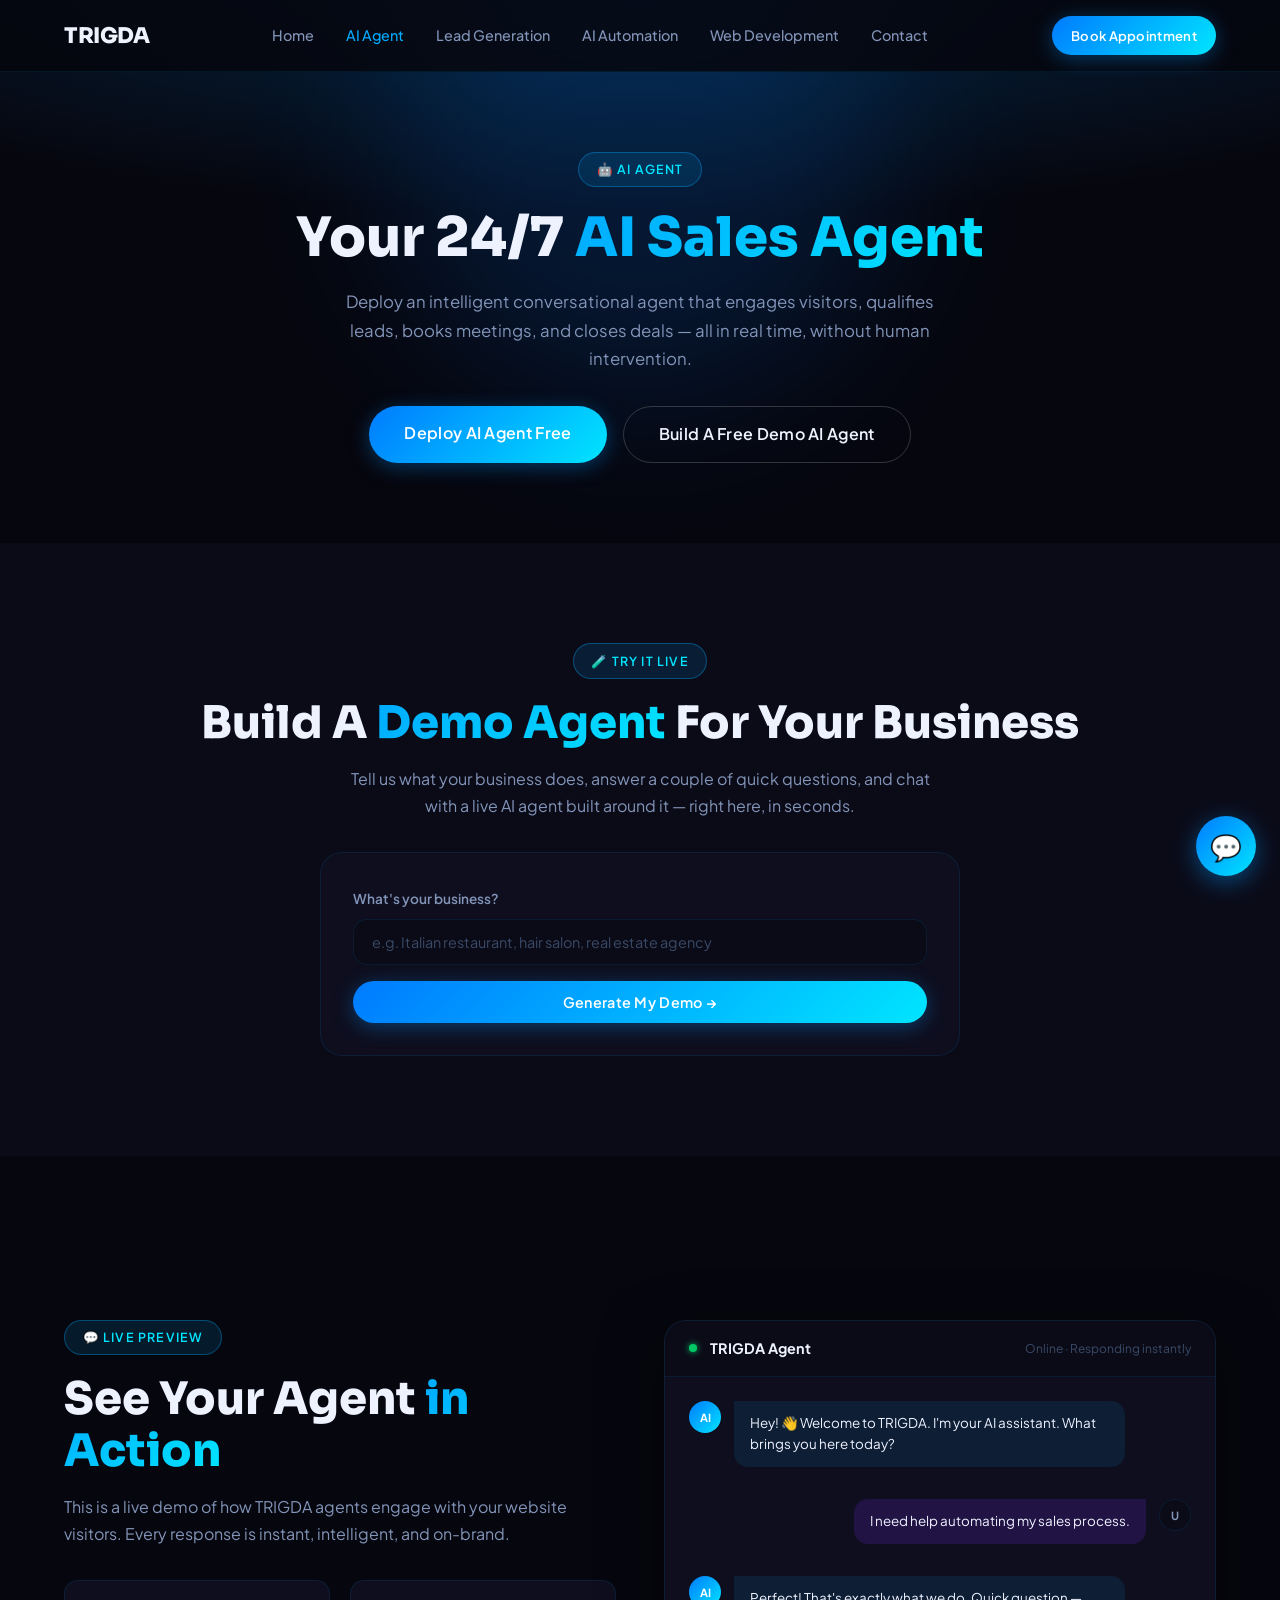
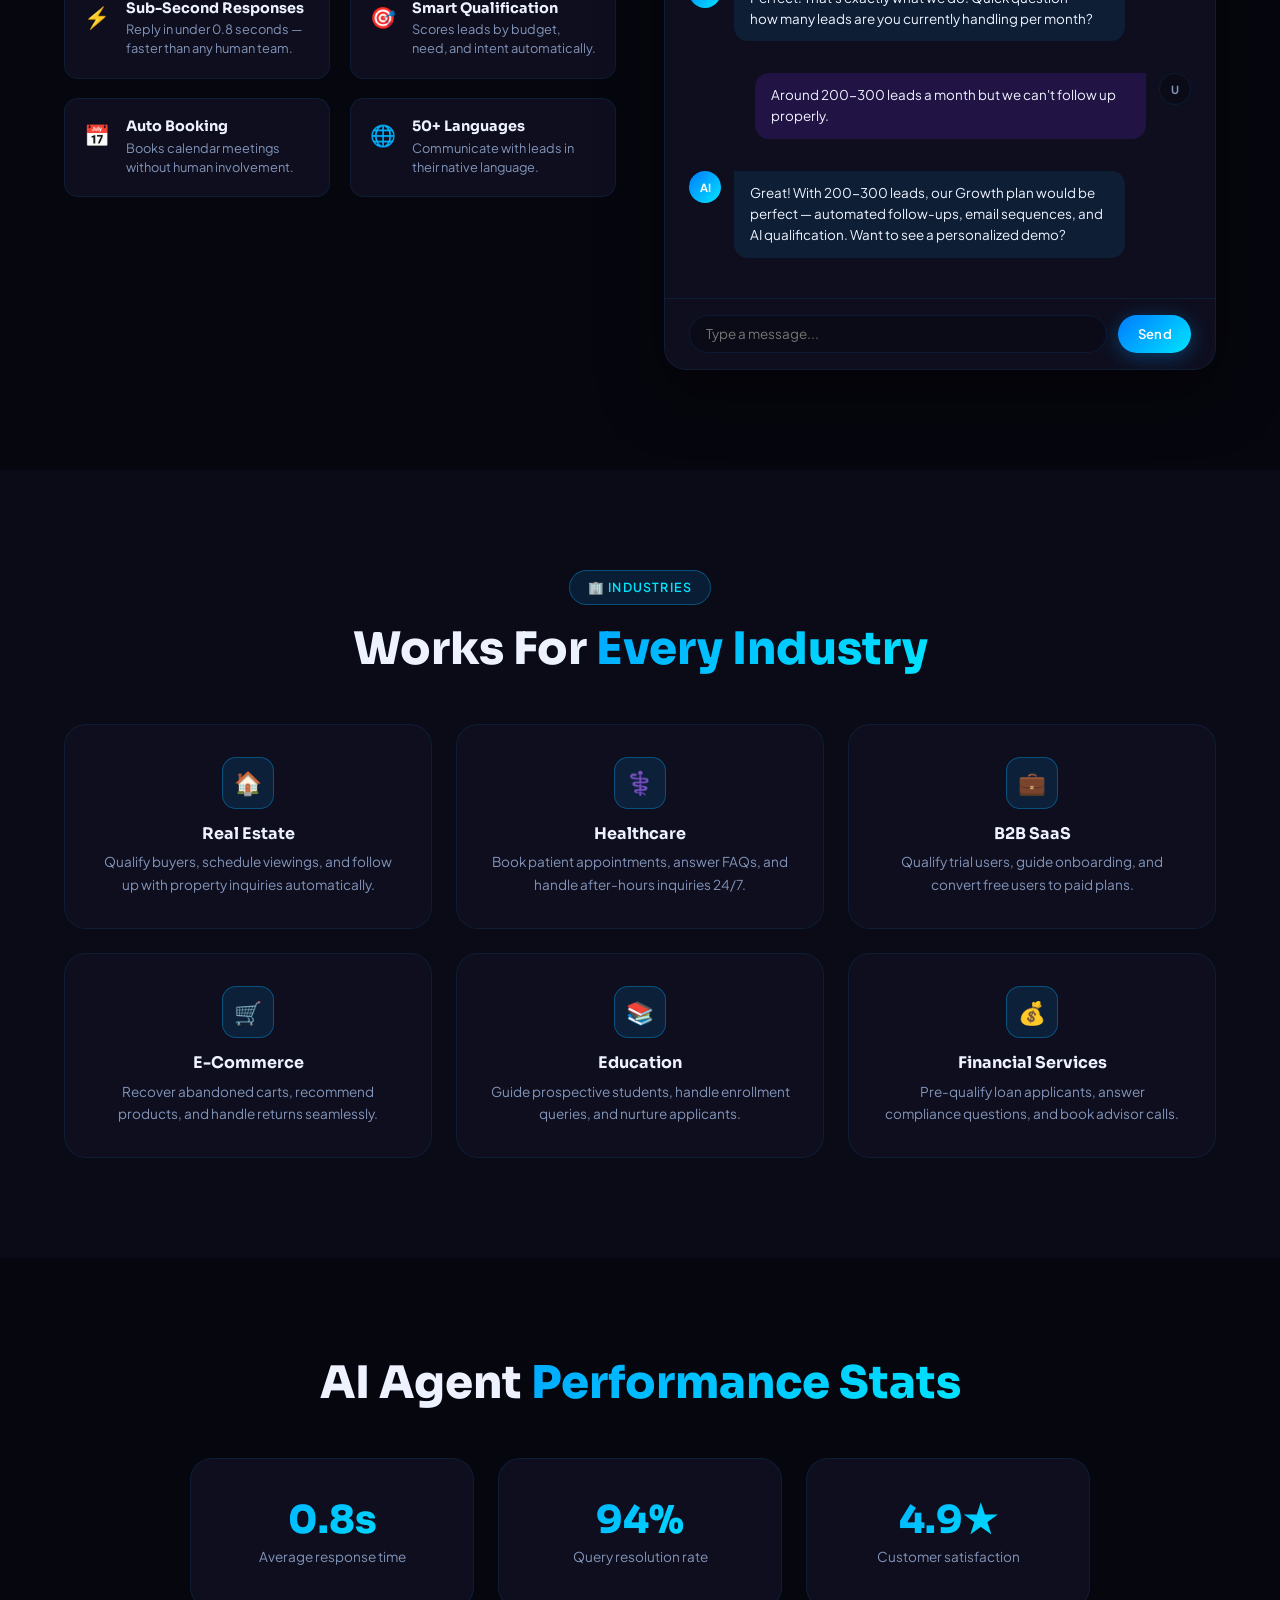
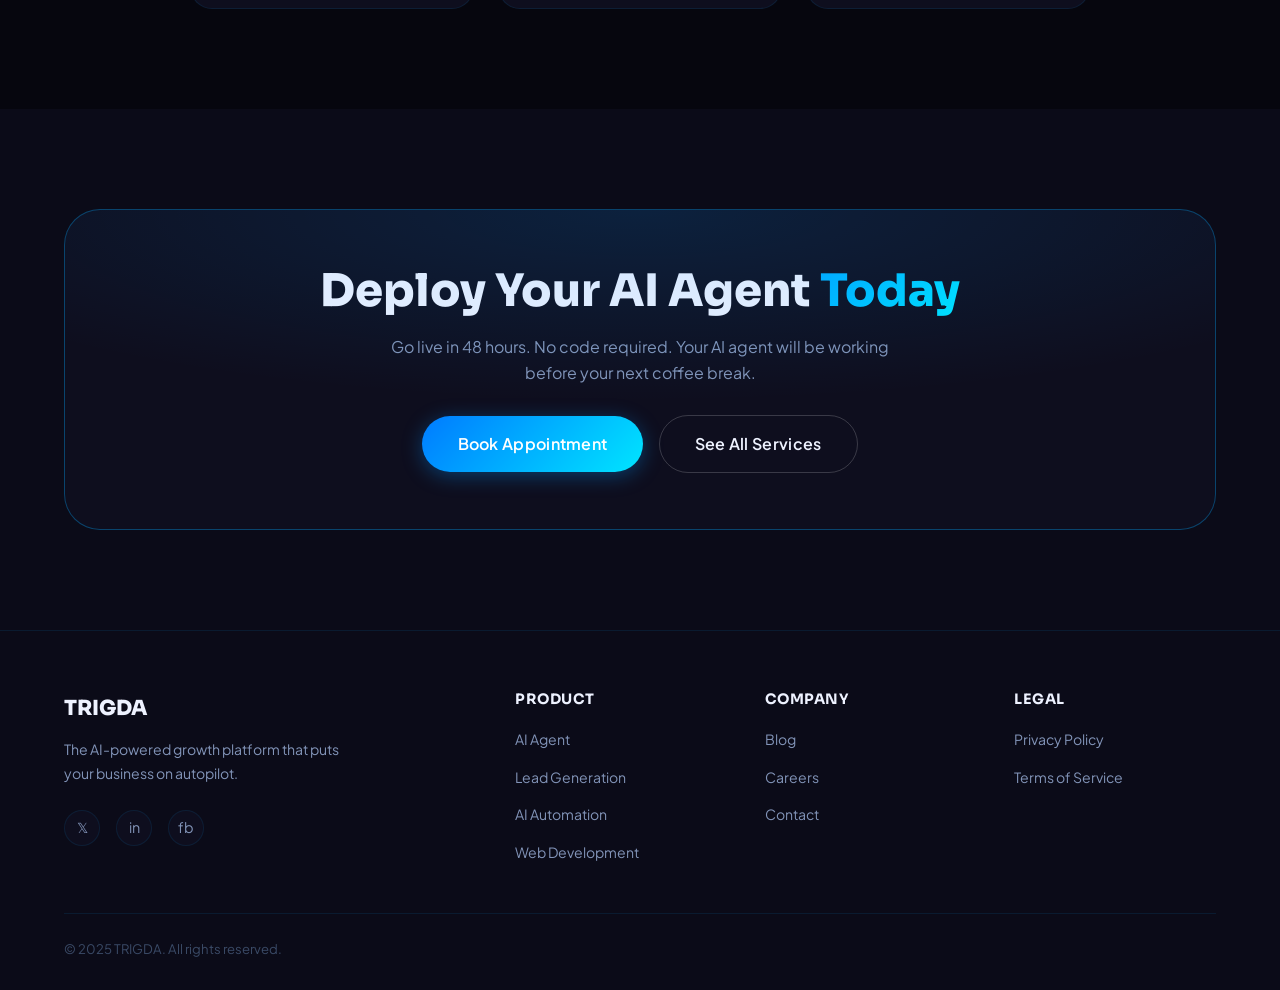
<file: ai-agent.html>
<!DOCTYPE html>
<html lang="en">
<head>
<meta charset="UTF-8">
<meta name="viewport" content="width=device-width, initial-scale=1.0">
<title>AI Chatbot Agent — TRIGDA | 24/7 AI Assistant for Your Business</title>
<meta name="description" content="Deploy a 24/7 AI chatbot agent that answers FAQs, qualifies leads, and books appointments automatically — no coding required.">
<meta name="keywords" content="AI chatbot agent, AI customer service bot, automated lead qualification, chatbot for business Pakistan">
<link rel="canonical" href="https://trigda.online/ai-agent.html">
<meta property="og:title" content="AI Chatbot Agent — TRIGDA | 24/7 AI Assistant for Your Business">
<meta property="og:description" content="Deploy a 24/7 AI chatbot agent that answers FAQs, qualifies leads, and books appointments automatically — no coding required.">
<meta property="og:type" content="website">
<link rel="icon" href="favicon.svg" type="image/svg+xml">
<link rel="stylesheet" href="styles.css">
<style>
.agent-demo-grid { display:grid; grid-template-columns:1fr 1fr; gap:3rem; align-items:start; margin-top:4rem; }
.chat-window {
  background:var(--bg-card); border:1px solid var(--border);
  border-radius:var(--r-lg); overflow:hidden;
  box-shadow:0 20px 60px rgba(0,0,0,0.5);
}
.chat-header {
  background:var(--bg-secondary); padding:1rem 1.5rem;
  display:flex; align-items:center; gap:.8rem;
  border-bottom:1px solid var(--border);
}
.chat-status { width:8px; height:8px; background:#00c864; border-radius:50%; flex-shrink:0; box-shadow:0 0 6px #00c864; }
.chat-body { padding:1.5rem; min-height:380px; display:flex; flex-direction:column; gap:1rem; }
.chat-msg { display:flex; gap:.8rem; }
.chat-msg.user { flex-direction:row-reverse; }
.chat-avatar { width:32px; height:32px; border-radius:50%; flex-shrink:0; display:flex; align-items:center; justify-content:center; font-size:.7rem; font-weight:700; color:#fff; }
.chat-avatar.ai-av { background:var(--btn-grad); }
.chat-avatar.user-av { background:var(--bg-secondary); color:var(--text-secondary); border:1px solid var(--border); }
.chat-bubble { background:var(--bg-secondary); border-radius:0 var(--r-md) var(--r-md) var(--r-md); padding:.75rem 1rem; font-size:.84rem; color:var(--text-secondary); line-height:1.55; max-width:78%; }
.chat-bubble.ai { background:rgba(0,170,255,0.1); color:var(--text-primary); border-radius:0 var(--r-md) var(--r-md) var(--r-md); }
.chat-bubble.user-b { border-radius:var(--r-md) 0 var(--r-md) var(--r-md); background:rgba(109,40,217,0.2); color:var(--text-primary); }
.chat-footer { padding:1rem 1.5rem; border-top:1px solid var(--border); display:flex; gap:.7rem; }
.chat-footer input { flex:1; background:var(--bg-secondary); border:1px solid var(--border); border-radius:var(--r-xl); padding:.6rem 1rem; color:var(--text-primary); font-size:.84rem; font-family:inherit; outline:none; }
.typing { display:flex; align-items:center; gap:4px; padding:.5rem .75rem; }
.typing span { width:6px; height:6px; background:var(--accent); border-radius:50%; animation:bounce 1.2s infinite; }
.typing span:nth-child(2) { animation-delay:.2s; }
.typing span:nth-child(3) { animation-delay:.4s; }
@keyframes bounce { 0%,60%,100%{transform:translateY(0)} 30%{transform:translateY(-8px)} }

.capabilities-grid { display:grid; grid-template-columns:repeat(2,1fr); gap:1.2rem; }
.cap-item { display:flex; align-items:flex-start; gap:1rem; padding:1.2rem; background:var(--bg-card); border:1px solid var(--border); border-radius:var(--r-md); transition:.2s; }
.cap-item:hover { border-color:var(--border-hover); }
.cap-icon { font-size:1.3rem; flex-shrink:0; }
.cap-item h4 { font-size:.9rem; font-weight:700; margin-bottom:.25rem; }
.cap-item p { font-size:.8rem; color:var(--text-secondary); line-height:1.5; }

.use-cases { display:grid; grid-template-columns:repeat(3,1fr); gap:1.5rem; }

@media(max-width:900px) {
  .agent-demo-grid { grid-template-columns:1fr; }
  .use-cases { grid-template-columns:1fr 1fr; }
  .capabilities-grid { grid-template-columns:1fr; }
}
@media(max-width:600px) {
  .use-cases { grid-template-columns:1fr; }
}
</style>
</head>
<body>

<!-- NAVBAR -->
<nav class="navbar" id="navbar">
  <a href="index.html" class="nav-logo">TRIGDA</a>
  <div class="nav-links">
    <a href="index.html">Home</a>
    <a href="ai-agent.html" class="active">AI Agent</a>
    <a href="lead-generation.html">Lead Generation</a>
    <a href="ai-automation.html">AI Automation</a>
    <a href="web-development.html">Web Development</a>
    <a href="contact.html">Contact</a>
  </div>
  <div class="nav-cta">
    <a href="free-demo.html" class="btn-primary btn-sm">Book Appointment</a>
  </div>
  <div class="hamburger" onclick="toggleMenu()"><span></span><span></span><span></span></div>
</nav>
<div class="mobile-menu" id="mobileMenu">
  <a href="index.html">Home</a><a href="ai-agent.html">AI Agent</a>
  <a href="lead-generation.html">Lead Generation</a><a href="ai-automation.html">AI Automation</a>
  <a href="web-development.html">Web Development</a><a href="contact.html">Contact</a>
  <a href="free-demo.html" class="btn-primary" style="text-align:center;margin-top:.5rem;">Book Appointment</a>
</div>

<!-- HERO -->
<section class="page-hero">
  <div class="glow-orb glow-blue" style="width:500px;height:500px;top:-100px;left:50%;transform:translateX(-50%);opacity:.15;"></div>
  <div class="container" style="position:relative;z-index:1;">
    <div class="fade-up">
      <div class="section-tag">🤖 AI Agent</div>
      <h1 class="section-title" style="font-size:clamp(2rem,5vw,3.4rem);">Your 24/7 <span class="highlight">AI Sales Agent</span></h1>
      <p class="section-sub">Deploy an intelligent conversational agent that engages visitors, qualifies leads, books meetings, and closes deals — all in real time, without human intervention.</p>
      <div style="display:flex;flex-wrap:wrap;gap:1rem;justify-content:center;margin-top:2rem;">
        <a href="free-demo.html" class="btn-primary btn-lg">Deploy AI Agent Free</a>
        <a href="#live-demo" class="btn-outline btn-lg">Build A Free Demo AI Agent</a>
      </div>
    </div>
  </div>
</section>

<!-- LIVE DEMO BUILDER -->
<section id="live-demo" class="section" style="background:var(--bg-secondary);">
  <div class="container">
    <div class="text-center fade-up" style="margin-bottom:2rem;">
      <div class="section-tag">🧪 Try It Live</div>
      <h2 class="section-title">Build A <span class="highlight">Demo Agent</span> For Your Business</h2>
      <p class="section-sub" style="margin:0 auto;">Tell us what your business does, answer a couple of quick questions, and chat with a live AI agent built around it — right here, in seconds.</p>
    </div>

    <div class="card fade-up" style="max-width:640px;margin:0 auto;padding:2rem;">
      <div id="demoBuilderStep1">
        <label class="form-label">What's your business?</label>
        <input type="text" id="demoBizType" class="form-input" placeholder="e.g. Italian restaurant, hair salon, real estate agency" style="margin-top:.5rem;">
        <button class="btn-primary" style="width:100%;margin-top:1rem;" onclick="startDemoBuilder()" id="demoStep1Btn">Generate My Demo →</button>
        <div id="demoBuilderError" class="form-status error" style="display:none;"></div>
      </div>

      <div id="demoBuilderStep2" style="display:none;">
        <p style="font-size:.88rem;color:var(--text-secondary);margin-bottom:1rem;">Just a couple quick details so your demo agent knows what to say:</p>
        <div id="demoQuestionsContainer"></div>
        <button class="btn-primary" style="width:100%;margin-top:1rem;" onclick="buildDemoAgent()" id="demoStep2Btn">Build My Chatbot →</button>
      </div>

      <div id="demoBuilderStep3" style="display:none;">
        <div style="display:flex;align-items:center;justify-content:space-between;margin-bottom:1rem;">
          <div style="font-weight:700;font-size:.9rem;">🤖 Your Live Demo Agent</div>
          <button onclick="resetDemoBuilder()" style="background:none;border:none;color:var(--text-muted);font-size:.8rem;cursor:pointer;">↺ Start Over</button>
        </div>
        <div id="demoChatMessages" style="max-height:320px;overflow-y:auto;border:1px solid var(--border);border-radius:var(--r-md);padding:1rem;background:var(--bg-primary);display:flex;flex-direction:column;gap:.8rem;"></div>
        <div class="chat-msg typing-indicator" id="demoTypingIndicator" style="padding:.5rem 0 0;">
          <div class="chat-avatar ai">AI</div><div class="chat-bubble ai-bubble"><span></span><span></span><span></span></div>
        </div>
        <div class="chat-bar">
          <input class="chat-input-field" id="demoChatInput" placeholder="Ask your demo agent a question..." onkeydown="if(event.key==='Enter')sendDemoMessage()">
          <button class="btn-primary btn-sm" onclick="sendDemoMessage()" id="demoSendBtn">Send</button>
        </div>
        <p style="font-size:.72rem;color:var(--text-muted);margin-top:.8rem;text-align:center;">This is a quick live preview — your real deployed agent would be fully configured, tested, and connected to your booking system.</p>
      </div>
    </div>
  </div>
</section>

<!-- DEMO -->
<section class="section">
  <div class="container">
    <div class="agent-demo-grid">
      <div class="fade-up">
        <div class="section-tag">💬 Live Preview</div>
        <h2 class="section-title">See Your Agent <span class="highlight">in Action</span></h2>
        <p class="section-sub" style="margin-bottom:2rem;">This is a live demo of how TRIGDA agents engage with your website visitors. Every response is instant, intelligent, and on-brand.</p>
        <div class="capabilities-grid">
          <div class="cap-item">
            <div class="cap-icon">⚡</div>
            <div><h4>Sub-Second Responses</h4><p>Reply in under 0.8 seconds — faster than any human team.</p></div>
          </div>
          <div class="cap-item">
            <div class="cap-icon">🎯</div>
            <div><h4>Smart Qualification</h4><p>Scores leads by budget, need, and intent automatically.</p></div>
          </div>
          <div class="cap-item">
            <div class="cap-icon">📅</div>
            <div><h4>Auto Booking</h4><p>Books calendar meetings without human involvement.</p></div>
          </div>
          <div class="cap-item">
            <div class="cap-icon">🌐</div>
            <div><h4>50+ Languages</h4><p>Communicate with leads in their native language.</p></div>
          </div>
        </div>
      </div>
      <div class="chat-window fade-up">
        <div class="chat-header">
          <div class="chat-status"></div>
          <span style="font-weight:700;font-size:.9rem;">TRIGDA Agent</span>
          <span style="font-size:.75rem;color:var(--text-muted);margin-left:auto;">Online · Responding instantly</span>
        </div>
        <div class="chat-body" id="chatBody">
          <div class="chat-msg">
            <div class="chat-avatar ai-av">AI</div>
            <div class="chat-bubble ai">Hey! 👋 Welcome to TRIGDA. I'm your AI assistant. What brings you here today?</div>
          </div>
          <div class="chat-msg user">
            <div class="chat-avatar user-av">U</div>
            <div class="chat-bubble user-b">I need help automating my sales process.</div>
          </div>
          <div class="chat-msg">
            <div class="chat-avatar ai-av">AI</div>
            <div class="chat-bubble ai">Perfect! That's exactly what we do. Quick question — how many leads are you currently handling per month?</div>
          </div>
          <div class="chat-msg user">
            <div class="chat-avatar user-av">U</div>
            <div class="chat-bubble user-b">Around 200-300 leads a month but we can't follow up properly.</div>
          </div>
          <div class="chat-msg">
            <div class="chat-avatar ai-av">AI</div>
            <div class="chat-bubble ai">Great! With 200-300 leads, our Growth plan would be perfect — automated follow-ups, email sequences, and AI qualification. Want to see a personalized demo?</div>
          </div>
          <div id="typing" style="display:none;" class="chat-msg">
            <div class="chat-avatar ai-av">AI</div>
            <div class="chat-bubble ai"><div class="typing"><span></span><span></span><span></span></div></div>
          </div>
        </div>
        <div class="chat-footer">
          <input type="text" id="demoInput" placeholder="Type a message..." onkeydown="if(event.key==='Enter')sendDemo()">
          <button class="btn-primary btn-sm" onclick="sendDemo()">Send</button>
        </div>
      </div>
    </div>
  </div>
</section>

<!-- USE CASES -->
<section class="section" style="background:var(--bg-secondary);">
  <div class="container">
    <div class="text-center fade-up" style="margin-bottom:3rem;">
      <div class="section-tag">🏢 Industries</div>
      <h2 class="section-title">Works For <span class="highlight">Every Industry</span></h2>
    </div>
    <div class="use-cases">
      <div class="card fade-up" style="text-align:center;">
        <div class="icon-badge" style="margin:0 auto 1rem;">🏠</div>
        <h3 style="font-size:1rem;font-weight:700;margin-bottom:.5rem;">Real Estate</h3>
        <p style="color:var(--text-secondary);font-size:.85rem;">Qualify buyers, schedule viewings, and follow up with property inquiries automatically.</p>
      </div>
      <div class="card fade-up" style="text-align:center;">
        <div class="icon-badge" style="margin:0 auto 1rem;">⚕️</div>
        <h3 style="font-size:1rem;font-weight:700;margin-bottom:.5rem;">Healthcare</h3>
        <p style="color:var(--text-secondary);font-size:.85rem;">Book patient appointments, answer FAQs, and handle after-hours inquiries 24/7.</p>
      </div>
      <div class="card fade-up" style="text-align:center;">
        <div class="icon-badge" style="margin:0 auto 1rem;">💼</div>
        <h3 style="font-size:1rem;font-weight:700;margin-bottom:.5rem;">B2B SaaS</h3>
        <p style="color:var(--text-secondary);font-size:.85rem;">Qualify trial users, guide onboarding, and convert free users to paid plans.</p>
      </div>
      <div class="card fade-up" style="text-align:center;">
        <div class="icon-badge" style="margin:0 auto 1rem;">🛒</div>
        <h3 style="font-size:1rem;font-weight:700;margin-bottom:.5rem;">E-Commerce</h3>
        <p style="color:var(--text-secondary);font-size:.85rem;">Recover abandoned carts, recommend products, and handle returns seamlessly.</p>
      </div>
      <div class="card fade-up" style="text-align:center;">
        <div class="icon-badge" style="margin:0 auto 1rem;">📚</div>
        <h3 style="font-size:1rem;font-weight:700;margin-bottom:.5rem;">Education</h3>
        <p style="color:var(--text-secondary);font-size:.85rem;">Guide prospective students, handle enrollment queries, and nurture applicants.</p>
      </div>
      <div class="card fade-up" style="text-align:center;">
        <div class="icon-badge" style="margin:0 auto 1rem;">💰</div>
        <h3 style="font-size:1rem;font-weight:700;margin-bottom:.5rem;">Financial Services</h3>
        <p style="color:var(--text-secondary);font-size:.85rem;">Pre-qualify loan applicants, answer compliance questions, and book advisor calls.</p>
      </div>
    </div>
  </div>
</section>

<!-- STATS -->
<section class="section">
  <div class="container">
    <div class="text-center fade-up" style="margin-bottom:3rem;">
      <h2 class="section-title">AI Agent <span class="highlight">Performance Stats</span></h2>
    </div>
    <div class="grid-3 fade-up" style="max-width:900px;margin:0 auto;">
      <div class="card" style="text-align:center;padding:2.5rem;">
        <div class="stat-value">0.8s</div>
        <div class="stat-label">Average response time</div>
      </div>
      <div class="card" style="text-align:center;padding:2.5rem;">
        <div class="stat-value">94%</div>
        <div class="stat-label">Query resolution rate</div>
      </div>
      <div class="card" style="text-align:center;padding:2.5rem;">
        <div class="stat-value">4.9★</div>
        <div class="stat-label">Customer satisfaction</div>
      </div>
    </div>
  </div>
</section>


<!-- CTA -->
<section class="section final-cta" style="background:var(--bg-secondary);">
  <div class="container">
    <div class="cta-box fade-up">
      <h2 class="section-title">Deploy Your AI Agent <span class="highlight">Today</span></h2>
      <p style="color:var(--text-secondary);max-width:500px;margin:1rem auto;font-size:1rem;">Go live in 48 hours. No code required. Your AI agent will be working before your next coffee break.</p>
      <div class="cta-btns">
        <a href="free-demo.html" class="btn-primary btn-lg">Book Appointment</a>
        <a href="services-overview.html" class="btn-outline btn-lg">See All Services</a>
      </div>
    </div>
  </div>
</section>

<!-- FOOTER -->
<footer class="footer">
  <div class="container">
    <div class="footer-grid">
      <div>
        <div class="footer-logo">TRIGDA</div>
        <p class="footer-desc">The AI-powered growth platform that puts your business on autopilot.</p>
        <div class="social-links" style="margin-top:1.5rem;">
          <a href="#" class="social-link">𝕏</a><a href="#" class="social-link">in</a><a href="#" class="social-link">fb</a>
        </div>
      </div>
      <div class="footer-col"><h4>Product</h4><ul>
        <li><a href="ai-agent.html">AI Agent</a></li>
        <li><a href="lead-generation.html">Lead Generation</a></li>
        <li><a href="ai-automation.html">AI Automation</a></li>
        <li><a href="web-development.html">Web Development</a></li>
      </ul></div>
      <div class="footer-col"><h4>Company</h4><ul>
        <li><a href="blog.html">Blog</a></li>
        <li><a href="careers.html">Careers</a></li>
        <li><a href="contact.html">Contact</a></li>
      </ul></div>
      <div class="footer-col"><h4>Legal</h4><ul>
        <li><a href="privacy-policy.html">Privacy Policy</a></li>
        <li><a href="terms-of-service.html">Terms of Service</a></li>
      </ul></div>
    </div>
    <div class="footer-bottom">
      <p>© 2025 TRIGDA. All rights reserved.</p>
    </div>
  </div>
</footer>

<script>
window.addEventListener('scroll',()=>{document.getElementById('navbar').style.background=window.scrollY>50?'rgba(6,6,14,0.98)':'rgba(6,6,14,0.85)';});
function toggleMenu(){document.getElementById('mobileMenu').classList.toggle('open');}
const observer=new IntersectionObserver((entries)=>{entries.forEach((e,i)=>{if(e.isIntersecting)setTimeout(()=>e.target.classList.add('visible'),i*80);});},{threshold:0.1});
document.querySelectorAll('.fade-up').forEach(el=>observer.observe(el));

const demoReplies = [
  "Great question! Our AI integrates with your website in minutes with a simple embed code. Would you like to see how?",
  "Absolutely! We offer a 14-day free trial — no credit card needed. Want me to set that up for you right now?",
  "That's a common challenge. Our automation handles that automatically. Can I schedule a quick 15-min demo call?",
  "Perfect! Based on what you've told me, I'd recommend our Growth plan. Shall I send you a personalized breakdown?"
];
let replyIndex = 0;
function sendDemo() {
  const input = document.getElementById('demoInput');
  const body = document.getElementById('chatBody');
  if (!input.value.trim()) return;
  const userMsg = `<div class="chat-msg user"><div class="chat-avatar user-av">U</div><div class="chat-bubble user-b">${input.value}</div></div>`;
  body.insertAdjacentHTML('beforeend', userMsg);
  input.value = '';
  document.getElementById('typing').style.display = 'flex';
  body.scrollTop = body.scrollHeight;
  setTimeout(() => {
    document.getElementById('typing').style.display = 'none';
    const aiMsg = `<div class="chat-msg"><div class="chat-avatar ai-av">AI</div><div class="chat-bubble ai">${demoReplies[replyIndex % demoReplies.length]}</div></div>`;
    body.insertAdjacentHTML('beforeend', aiMsg);
    replyIndex++;
    body.scrollTop = body.scrollHeight;
  }, 1200);
}
</script>
<!-- Floating AI Chat Widget -->
<button class="chat-widget-launcher" id="chatWidgetLauncher" aria-label="Open TRIGDA AI Assistant" aria-expanded="false">💬</button>
<div class="chat-widget-panel" id="chatWidgetPanel">
  <div class="chat-widget-header">
    <div>
      <div class="chat-widget-header-title">TRIGDA AI Assistant</div>
      <div class="chat-widget-header-sub"><span style="width:6px;height:6px;background:#00c864;border-radius:50%;display:inline-block;box-shadow:0 0 6px #00c864;"></span> Online — powered by Gemini</div>
    </div>
    <button class="chat-widget-close" id="chatWidgetClose" aria-label="Close chat">✕</button>
  </div>
  <div class="chat-widget-body">
    <div class="chat-messages" id="chatMessages">
      <div class="chat-msg">
        <div class="chat-avatar ai">AI</div>
        <div class="chat-bubble ai-bubble">Hey! 👋 I'm TRIGDA's intelligent assistant. Ask me anything about our services, process, or booking an appointment!</div>
      </div>
    </div>
    <div class="chat-msg typing-indicator" id="typingIndicator">
      <div class="chat-avatar ai">AI</div>
      <div class="chat-bubble ai-bubble"><span></span><span></span><span></span></div>
    </div>
  </div>
  <div class="chat-widget-footer">
    <div class="chat-msg-counter">Messages used: <span id="msgCount">0</span>/10</div>
    <div class="chat-bar">
      <input class="chat-input-field" id="chatInput" placeholder="Ask about services, process..." onkeydown="if(event.key==='Enter')sendMessage()">
      <button class="btn-primary btn-sm" onclick="sendMessage()" id="sendBtn">Send</button>
    </div>
  </div>
</div>

<!-- CHAT LIMIT POPUP -->
<div class="chat-limit-overlay" id="chatLimitOverlay">
  <div class="chat-limit-box">
    <span class="limit-icon">🚀</span>
    <h3>Free Message Limit Reached!</h3>
    <p>You've used your 10 free messages. Your limit will reset in <strong id="timeLeftDisplay" style="color:var(--accent-cyan);">12h 0m</strong>. Or book a free appointment to get personalized answers from our team!</p>
    <a href="free-demo.html" class="btn-primary btn-lg" style="display:block;width:100%;text-align:center;margin-bottom:.8rem;">
      📅 Book Appointment
    </a>
    <button onclick="document.getElementById('chatLimitOverlay').classList.remove('show')"
      style="background:none;border:none;color:var(--text-muted);font-size:.82rem;cursor:pointer;font-family:inherit;">
      Maybe later
    </button>
  </div>
</div>
<script src="chatbot-widget.js"></script>
<script src="demo-builder.js"></script>

</body>
</html>
</file>
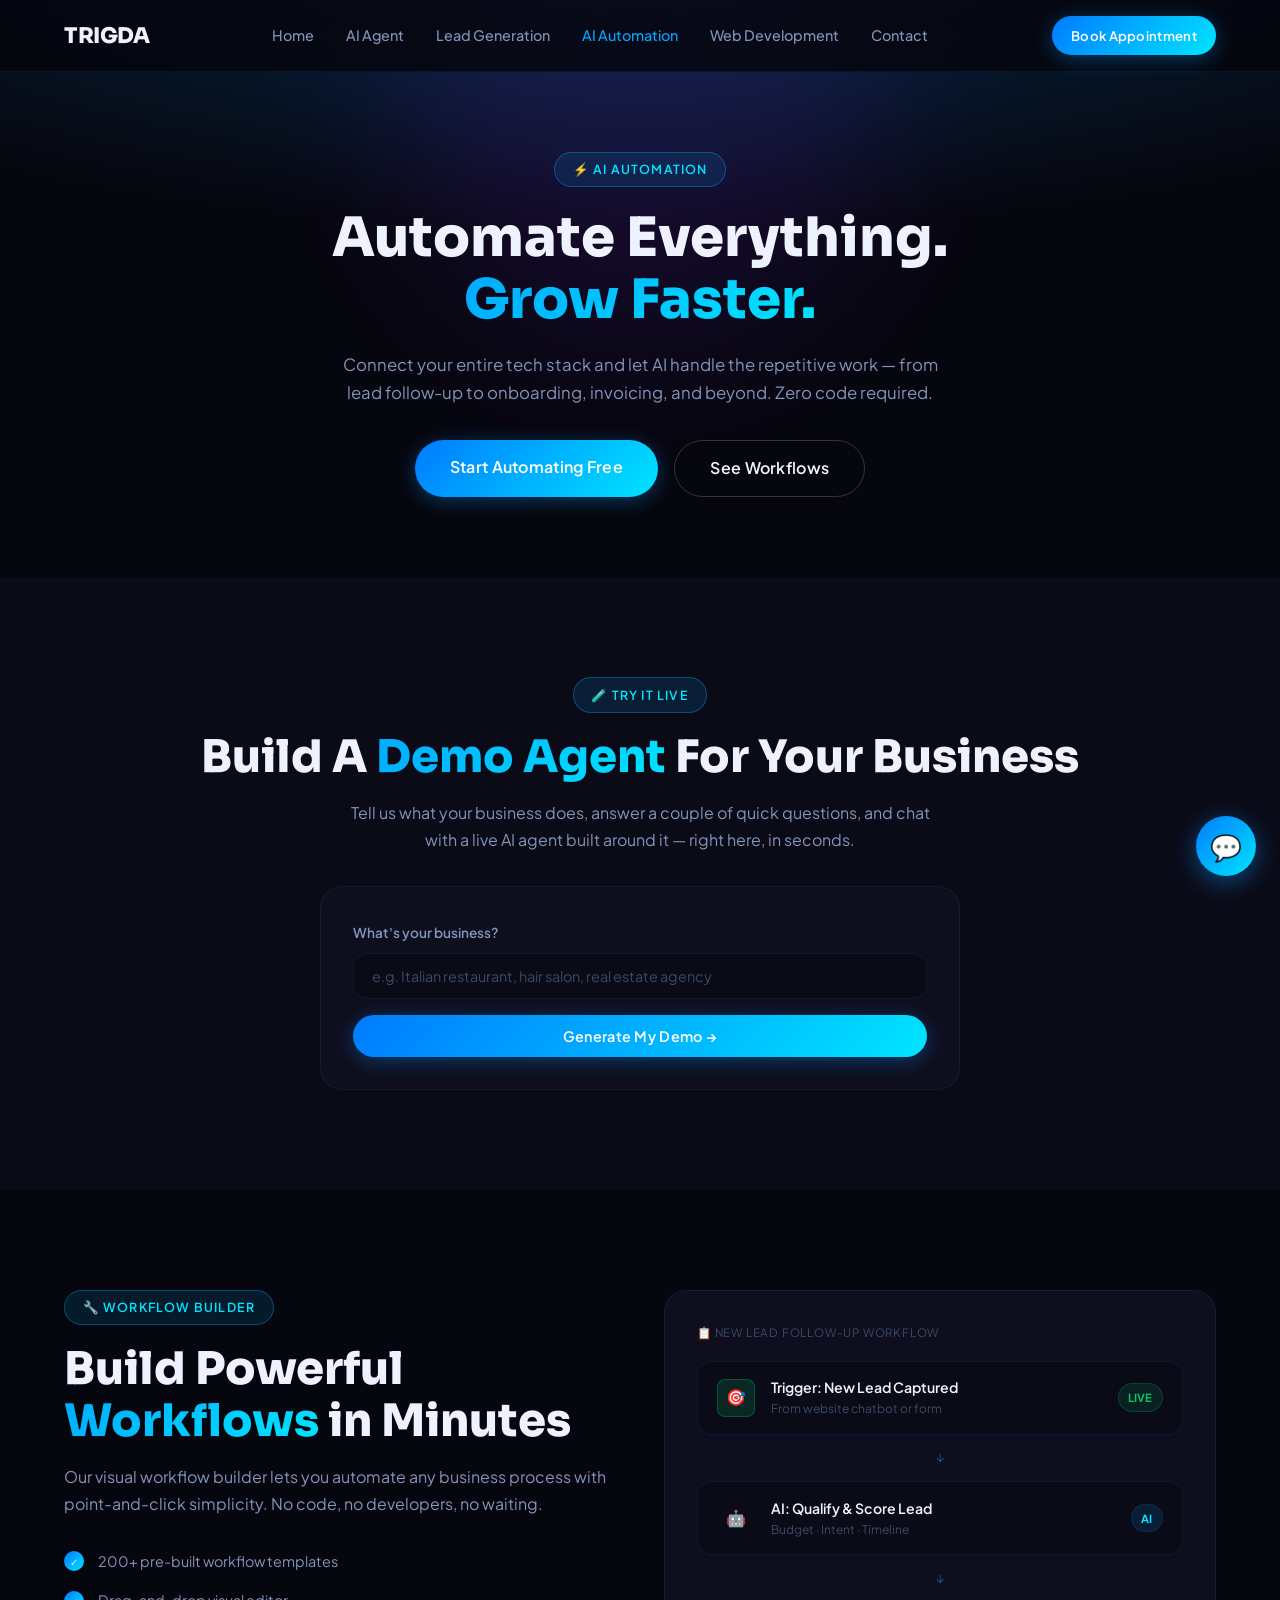
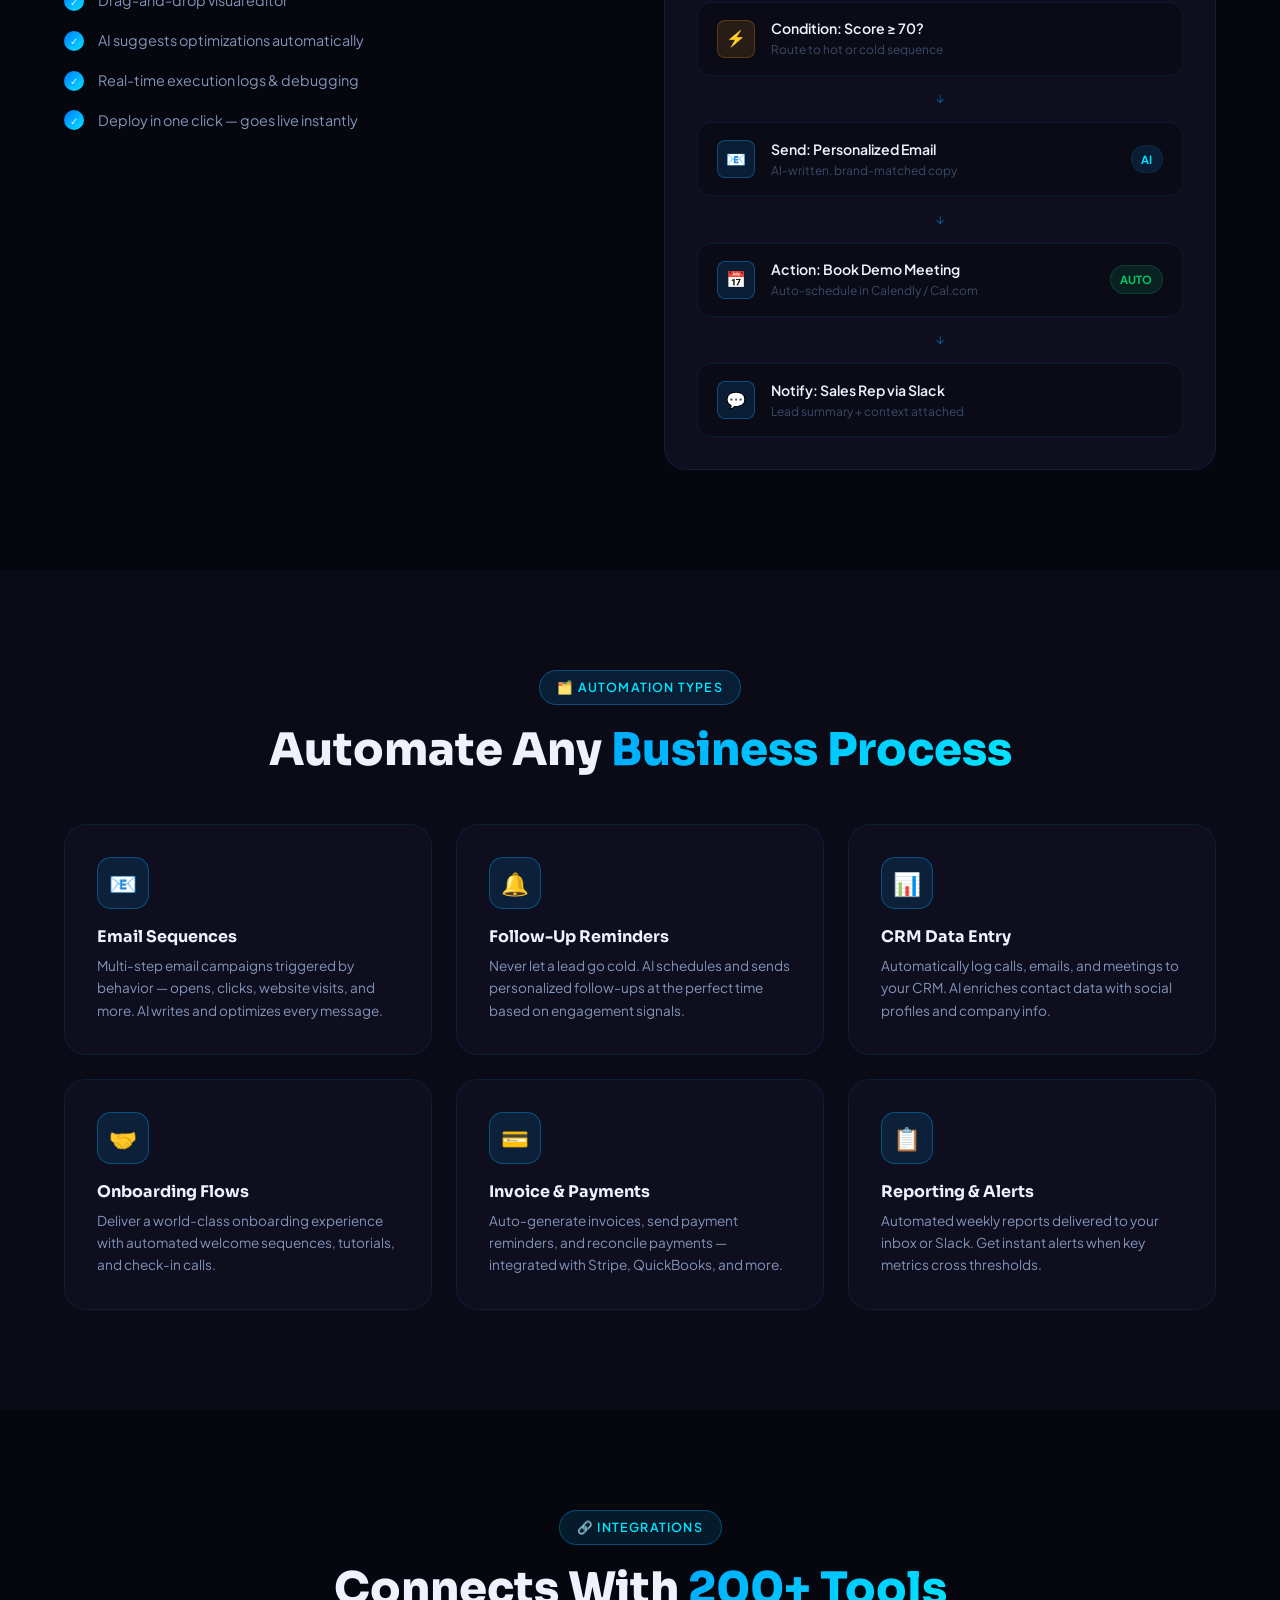
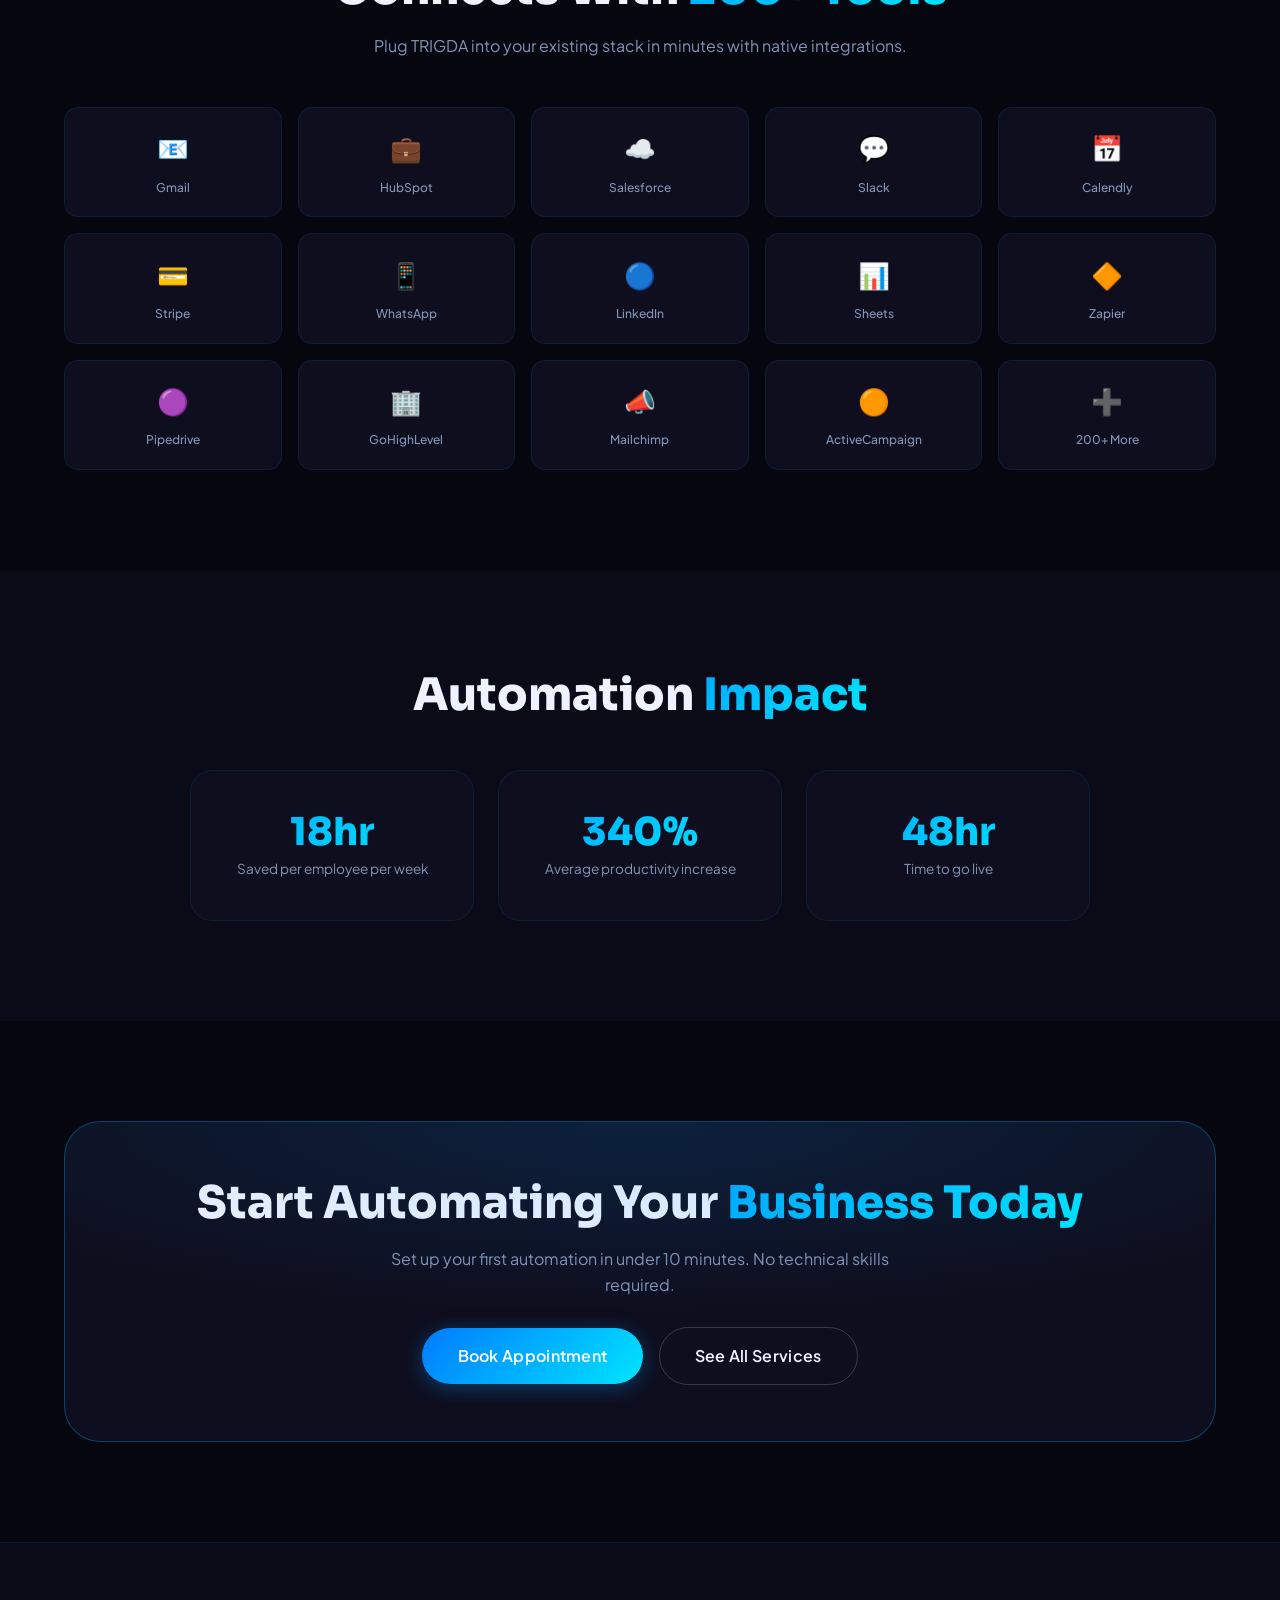
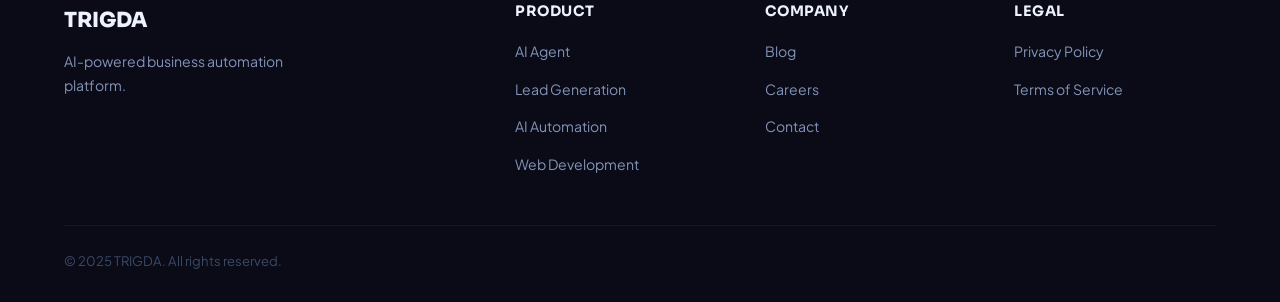
<file: ai-automation.html>
<!DOCTYPE html>
<html lang="en">
<head>
<meta charset="UTF-8">
<meta name="viewport" content="width=device-width, initial-scale=1.0">
<title>AI Automation — TRIGDA | Automate Your Business Workflows</title>
<meta name="description" content="Connect your existing tools and automate repetitive follow-ups, reminders, and reporting with TRIGDA's AI automation service.">
<meta name="keywords" content="AI automation Pakistan, workflow automation, business process automation, CRM automation">
<link rel="canonical" href="https://trigda.online/ai-automation.html">
<meta property="og:title" content="AI Automation — TRIGDA | Automate Your Business Workflows">
<meta property="og:description" content="Connect your existing tools and automate repetitive follow-ups, reminders, and reporting with TRIGDA's AI automation service.">
<meta property="og:type" content="website">
<link rel="icon" href="favicon.svg" type="image/svg+xml">
<link rel="stylesheet" href="styles.css">
<style>
.workflow-visual {
  background:var(--bg-card); border:1px solid var(--border);
  border-radius:var(--r-lg); padding:2rem; position:relative; overflow:hidden;
}
.workflow-nodes { display:flex; flex-direction:column; gap:.8rem; }
.wf-node {
  display:flex; align-items:center; gap:1rem;
  padding:.9rem 1.2rem; border-radius:var(--r-md);
  background:var(--bg-secondary); border:1px solid var(--border);
  position:relative; transition:.3s;
}
.wf-node:hover { border-color:var(--border-hover); }
.wf-node-icon { width:38px; height:38px; border-radius:var(--r-sm); display:flex; align-items:center; justify-content:center; font-size:1rem; flex-shrink:0; }
.wf-node-icon.trigger { background:rgba(0,200,100,0.15); border:1px solid rgba(0,200,100,0.3); }
.wf-node-icon.action { background:var(--accent-dim); border:1px solid var(--border-hover); }
.wf-node-icon.condition { background:rgba(245,158,11,0.12); border:1px solid rgba(245,158,11,0.25); }
.wf-node-label { font-size:.88rem; font-weight:600; }
.wf-node-sub { font-size:.75rem; color:var(--text-muted); }
.wf-arrow { display:flex; justify-content:center; align-items:center; color:var(--accent); font-size:.8rem; opacity:.5; }
.wf-badge { margin-left:auto; font-size:.7rem; font-weight:700; padding:.25rem .6rem; border-radius:var(--r-xl); }
.wf-badge.live { background:rgba(0,200,100,0.12); color:#00c864; border:1px solid rgba(0,200,100,0.2); }
.wf-badge.ai { background:var(--accent-dim); color:var(--accent-cyan); border:1px solid var(--border); }

.integrations-grid { display:grid; grid-template-columns:repeat(5,1fr); gap:1rem; }
.integration-pill {
  display:flex; flex-direction:column; align-items:center; gap:.5rem;
  padding:1.2rem .8rem; background:var(--bg-card); border:1px solid var(--border);
  border-radius:var(--r-md); transition:.25s; cursor:default; text-align:center;
}
.integration-pill:hover { border-color:var(--border-hover); transform:translateY(-3px); }
.integration-pill span { font-size:.75rem; color:var(--text-secondary); font-weight:500; }
.int-icon { font-size:1.6rem; }

.automation-types { display:grid; grid-template-columns:repeat(3,1fr); gap:1.5rem; }

@media(max-width:900px){ .integrations-grid{grid-template-columns:repeat(3,1fr);} .automation-types{grid-template-columns:1fr 1fr;} }
@media(max-width:900px){
  .workflow-section-grid { grid-template-columns:1fr !important; }
  .responsive-grid { grid-template-columns:1fr !important; }
}
@media(max-width:768px){
  .workflow-nodes { gap:.6rem; }
  .wf-node { padding:.7rem .9rem; flex-wrap:wrap; gap:.6rem; }
  .wf-node-label { font-size:.82rem; }
  .wf-node-sub { font-size:.7rem; }
  .workflow-visual { padding:1.2rem; }
  .wf-badge { font-size:.65rem; padding:.2rem .5rem; }
  section > div > div[style*="grid-template-columns:1fr 1fr"] { grid-template-columns:1fr !important; }
}
@media(max-width:600px){ .integrations-grid{grid-template-columns:repeat(2,1fr);} .automation-types{grid-template-columns:1fr;} }
</style>
</head>
<body>

<nav class="navbar" id="navbar">
  <a href="index.html" class="nav-logo">TRIGDA</a>
  <div class="nav-links">
    <a href="index.html">Home</a>
    <a href="ai-agent.html">AI Agent</a>
    <a href="lead-generation.html">Lead Generation</a>
    <a href="ai-automation.html" class="active">AI Automation</a>
    <a href="web-development.html">Web Development</a>
    <a href="contact.html">Contact</a>
  </div>
  <div class="nav-cta"><a href="free-demo.html" class="btn-primary btn-sm">Book Appointment</a></div>
  <div class="hamburger" onclick="toggleMenu()"><span></span><span></span><span></span></div>
</nav>
<div class="mobile-menu" id="mobileMenu">
  <a href="index.html">Home</a><a href="ai-agent.html">AI Agent</a>
  <a href="lead-generation.html">Lead Generation</a><a href="ai-automation.html">AI Automation</a>
  <a href="web-development.html">Web Development</a><a href="contact.html">Contact</a>
  <a href="free-demo.html" class="btn-primary" style="text-align:center;margin-top:.5rem;">Book Appointment</a>
</div>

<!-- HERO -->
<section class="page-hero">
  <div class="glow-orb glow-purple" style="width:500px;height:500px;top:-150px;left:50%;transform:translateX(-50%);opacity:.14;"></div>
  <div class="container" style="position:relative;z-index:1;">
    <div class="fade-up">
      <div class="section-tag">⚡ AI Automation</div>
      <h1 class="section-title" style="font-size:clamp(2rem,5vw,3.4rem);">Automate Everything.<br><span class="highlight">Grow Faster.</span></h1>
      <p class="section-sub">Connect your entire tech stack and let AI handle the repetitive work — from lead follow-up to onboarding, invoicing, and beyond. Zero code required.</p>
      <div style="display:flex;flex-wrap:wrap;gap:1rem;justify-content:center;margin-top:2rem;">
        <a href="free-demo.html" class="btn-primary btn-lg">Start Automating Free</a>
        <a href="#workflows" class="btn-outline btn-lg">See Workflows</a>
      </div>
    </div>
  </div>
</section>

<!-- LIVE DEMO BUILDER -->
<section id="live-demo" class="section" style="background:var(--bg-secondary);">
  <div class="container">
    <div class="text-center fade-up" style="margin-bottom:2rem;">
      <div class="section-tag">🧪 Try It Live</div>
      <h2 class="section-title">Build A <span class="highlight">Demo Agent</span> For Your Business</h2>
      <p class="section-sub" style="margin:0 auto;">Tell us what your business does, answer a couple of quick questions, and chat with a live AI agent built around it — right here, in seconds.</p>
    </div>

    <div class="card fade-up" style="max-width:640px;margin:0 auto;padding:2rem;">
      <div id="demoBuilderStep1">
        <label class="form-label">What's your business?</label>
        <input type="text" id="demoBizType" class="form-input" placeholder="e.g. Italian restaurant, hair salon, real estate agency" style="margin-top:.5rem;">
        <button class="btn-primary" style="width:100%;margin-top:1rem;" onclick="startDemoBuilder()" id="demoStep1Btn">Generate My Demo →</button>
        <div id="demoBuilderError" class="form-status error" style="display:none;"></div>
      </div>

      <div id="demoBuilderStep2" style="display:none;">
        <p style="font-size:.88rem;color:var(--text-secondary);margin-bottom:1rem;">Just a couple quick details so your demo agent knows what to say:</p>
        <div id="demoQuestionsContainer"></div>
        <button class="btn-primary" style="width:100%;margin-top:1rem;" onclick="buildDemoAgent()" id="demoStep2Btn">Build My Chatbot →</button>
      </div>

      <div id="demoBuilderStep3" style="display:none;">
        <div style="display:flex;align-items:center;justify-content:space-between;margin-bottom:1rem;">
          <div style="font-weight:700;font-size:.9rem;">🤖 Your Live Demo Agent</div>
          <button onclick="resetDemoBuilder()" style="background:none;border:none;color:var(--text-muted);font-size:.8rem;cursor:pointer;">↺ Start Over</button>
        </div>
        <div id="demoChatMessages" style="max-height:320px;overflow-y:auto;border:1px solid var(--border);border-radius:var(--r-md);padding:1rem;background:var(--bg-primary);display:flex;flex-direction:column;gap:.8rem;"></div>
        <div class="chat-msg typing-indicator" id="demoTypingIndicator" style="padding:.5rem 0 0;">
          <div class="chat-avatar ai">AI</div><div class="chat-bubble ai-bubble"><span></span><span></span><span></span></div>
        </div>
        <div class="chat-bar">
          <input class="chat-input-field" id="demoChatInput" placeholder="Ask your demo agent a question..." onkeydown="if(event.key==='Enter')sendDemoMessage()">
          <button class="btn-primary btn-sm" onclick="sendDemoMessage()" id="demoSendBtn">Send</button>
        </div>
        <p style="font-size:.72rem;color:var(--text-muted);margin-top:.8rem;text-align:center;">This is a quick live preview — your real deployed automation would be fully configured, tested, and connected to your tools.</p>
      </div>
    </div>
  </div>
</section>

<!-- WORKFLOW BUILDER -->
<section id="workflows" class="section">
  <div class="container">
    <div class="workflow-section-grid" style="display:grid;grid-template-columns:1fr 1fr;gap:3rem;align-items:start;">
      <div class="fade-up">
        <div class="section-tag">🔧 Workflow Builder</div>
        <h2 class="section-title">Build Powerful <span class="highlight">Workflows</span> in Minutes</h2>
        <p class="section-sub" style="margin-bottom:2rem;">Our visual workflow builder lets you automate any business process with point-and-click simplicity. No code, no developers, no waiting.</p>
        <div style="display:flex;flex-direction:column;gap:1rem;">
          <div style="display:flex;align-items:center;gap:.9rem;">
            <div style="width:20px;height:20px;border-radius:50%;background:var(--btn-grad);display:flex;align-items:center;justify-content:center;font-size:.65rem;flex-shrink:0;">✓</div>
            <span style="font-size:.9rem;color:var(--text-secondary);">200+ pre-built workflow templates</span>
          </div>
          <div style="display:flex;align-items:center;gap:.9rem;">
            <div style="width:20px;height:20px;border-radius:50%;background:var(--btn-grad);display:flex;align-items:center;justify-content:center;font-size:.65rem;flex-shrink:0;">✓</div>
            <span style="font-size:.9rem;color:var(--text-secondary);">Drag-and-drop visual editor</span>
          </div>
          <div style="display:flex;align-items:center;gap:.9rem;">
            <div style="width:20px;height:20px;border-radius:50%;background:var(--btn-grad);display:flex;align-items:center;justify-content:center;font-size:.65rem;flex-shrink:0;">✓</div>
            <span style="font-size:.9rem;color:var(--text-secondary);">AI suggests optimizations automatically</span>
          </div>
          <div style="display:flex;align-items:center;gap:.9rem;">
            <div style="width:20px;height:20px;border-radius:50%;background:var(--btn-grad);display:flex;align-items:center;justify-content:center;font-size:.65rem;flex-shrink:0;">✓</div>
            <span style="font-size:.9rem;color:var(--text-secondary);">Real-time execution logs & debugging</span>
          </div>
          <div style="display:flex;align-items:center;gap:.9rem;">
            <div style="width:20px;height:20px;border-radius:50%;background:var(--btn-grad);display:flex;align-items:center;justify-content:center;font-size:.65rem;flex-shrink:0;">✓</div>
            <span style="font-size:.9rem;color:var(--text-secondary);">Deploy in one click — goes live instantly</span>
          </div>
        </div>
      </div>
      <div class="workflow-visual fade-up">
        <p style="font-size:.72rem;color:var(--text-muted);letter-spacing:.8px;text-transform:uppercase;margin-bottom:1.2rem;">📋 New Lead Follow-Up Workflow</p>
        <div class="workflow-nodes">
          <div class="wf-node">
            <div class="wf-node-icon trigger">🎯</div>
            <div><div class="wf-node-label">Trigger: New Lead Captured</div><div class="wf-node-sub">From website chatbot or form</div></div>
            <span class="wf-badge live">LIVE</span>
          </div>
          <div class="wf-arrow">↓</div>
          <div class="wf-node">
            <div class="wf-node-icon ai">🤖</div>
            <div><div class="wf-node-label">AI: Qualify & Score Lead</div><div class="wf-node-sub">Budget · Intent · Timeline</div></div>
            <span class="wf-badge ai">AI</span>
          </div>
          <div class="wf-arrow">↓</div>
          <div class="wf-node">
            <div class="wf-node-icon condition">⚡</div>
            <div><div class="wf-node-label">Condition: Score ≥ 70?</div><div class="wf-node-sub">Route to hot or cold sequence</div></div>
          </div>
          <div class="wf-arrow">↓</div>
          <div class="wf-node">
            <div class="wf-node-icon action">📧</div>
            <div><div class="wf-node-label">Send: Personalized Email</div><div class="wf-node-sub">AI-written, brand-matched copy</div></div>
            <span class="wf-badge ai">AI</span>
          </div>
          <div class="wf-arrow">↓</div>
          <div class="wf-node">
            <div class="wf-node-icon action">📅</div>
            <div><div class="wf-node-label">Action: Book Demo Meeting</div><div class="wf-node-sub">Auto-schedule in Calendly / Cal.com</div></div>
            <span class="wf-badge live">AUTO</span>
          </div>
          <div class="wf-arrow">↓</div>
          <div class="wf-node">
            <div class="wf-node-icon action">💬</div>
            <div><div class="wf-node-label">Notify: Sales Rep via Slack</div><div class="wf-node-sub">Lead summary + context attached</div></div>
          </div>
        </div>
      </div>
    </div>
  </div>
</section>

<!-- AUTOMATION TYPES -->
<section class="section" style="background:var(--bg-secondary);">
  <div class="container">
    <div class="text-center fade-up" style="margin-bottom:3rem;">
      <div class="section-tag">🗂️ Automation Types</div>
      <h2 class="section-title">Automate Any <span class="highlight">Business Process</span></h2>
    </div>
    <div class="automation-types">
      <div class="card fade-up">
        <div class="icon-badge">📧</div>
        <h3 style="font-size:1rem;font-weight:700;margin-bottom:.5rem;">Email Sequences</h3>
        <p style="color:var(--text-secondary);font-size:.85rem;line-height:1.65;">Multi-step email campaigns triggered by behavior — opens, clicks, website visits, and more. AI writes and optimizes every message.</p>
      </div>
      <div class="card fade-up">
        <div class="icon-badge">🔔</div>
        <h3 style="font-size:1rem;font-weight:700;margin-bottom:.5rem;">Follow-Up Reminders</h3>
        <p style="color:var(--text-secondary);font-size:.85rem;line-height:1.65;">Never let a lead go cold. AI schedules and sends personalized follow-ups at the perfect time based on engagement signals.</p>
      </div>
      <div class="card fade-up">
        <div class="icon-badge">📊</div>
        <h3 style="font-size:1rem;font-weight:700;margin-bottom:.5rem;">CRM Data Entry</h3>
        <p style="color:var(--text-secondary);font-size:.85rem;line-height:1.65;">Automatically log calls, emails, and meetings to your CRM. AI enriches contact data with social profiles and company info.</p>
      </div>
      <div class="card fade-up">
        <div class="icon-badge">🤝</div>
        <h3 style="font-size:1rem;font-weight:700;margin-bottom:.5rem;">Onboarding Flows</h3>
        <p style="color:var(--text-secondary);font-size:.85rem;line-height:1.65;">Deliver a world-class onboarding experience with automated welcome sequences, tutorials, and check-in calls.</p>
      </div>
      <div class="card fade-up">
        <div class="icon-badge">💳</div>
        <h3 style="font-size:1rem;font-weight:700;margin-bottom:.5rem;">Invoice & Payments</h3>
        <p style="color:var(--text-secondary);font-size:.85rem;line-height:1.65;">Auto-generate invoices, send payment reminders, and reconcile payments — integrated with Stripe, QuickBooks, and more.</p>
      </div>
      <div class="card fade-up">
        <div class="icon-badge">📋</div>
        <h3 style="font-size:1rem;font-weight:700;margin-bottom:.5rem;">Reporting & Alerts</h3>
        <p style="color:var(--text-secondary);font-size:.85rem;line-height:1.65;">Automated weekly reports delivered to your inbox or Slack. Get instant alerts when key metrics cross thresholds.</p>
      </div>
    </div>
  </div>
</section>

<!-- INTEGRATIONS -->
<section class="section">
  <div class="container">
    <div class="text-center fade-up" style="margin-bottom:3rem;">
      <div class="section-tag">🔗 Integrations</div>
      <h2 class="section-title">Connects With <span class="highlight">200+ Tools</span></h2>
      <p class="section-sub">Plug TRIGDA into your existing stack in minutes with native integrations.</p>
    </div>
    <div class="integrations-grid fade-up">
      <div class="integration-pill"><div class="int-icon">📧</div><span>Gmail</span></div>
      <div class="integration-pill"><div class="int-icon">💼</div><span>HubSpot</span></div>
      <div class="integration-pill"><div class="int-icon">☁️</div><span>Salesforce</span></div>
      <div class="integration-pill"><div class="int-icon">💬</div><span>Slack</span></div>
      <div class="integration-pill"><div class="int-icon">📅</div><span>Calendly</span></div>
      <div class="integration-pill"><div class="int-icon">💳</div><span>Stripe</span></div>
      <div class="integration-pill"><div class="int-icon">📱</div><span>WhatsApp</span></div>
      <div class="integration-pill"><div class="int-icon">🔵</div><span>LinkedIn</span></div>
      <div class="integration-pill"><div class="int-icon">📊</div><span>Sheets</span></div>
      <div class="integration-pill"><div class="int-icon">🔶</div><span>Zapier</span></div>
      <div class="integration-pill"><div class="int-icon">🟣</div><span>Pipedrive</span></div>
      <div class="integration-pill"><div class="int-icon">🏢</div><span>GoHighLevel</span></div>
      <div class="integration-pill"><div class="int-icon">📣</div><span>Mailchimp</span></div>
      <div class="integration-pill"><div class="int-icon">🟠</div><span>ActiveCampaign</span></div>
      <div class="integration-pill"><div class="int-icon">➕</div><span>200+ More</span></div>
    </div>
  </div>
</section>

<!-- STATS -->
<section class="section" style="background:var(--bg-secondary);">
  <div class="container">
    <div class="text-center fade-up" style="margin-bottom:3rem;">
      <h2 class="section-title">Automation <span class="highlight">Impact</span></h2>
    </div>
    <div class="grid-3 fade-up" style="max-width:900px;margin:0 auto;">
      <div class="card" style="text-align:center;padding:2.5rem;">
        <div class="stat-value">18hr</div>
        <div class="stat-label">Saved per employee per week</div>
      </div>
      <div class="card" style="text-align:center;padding:2.5rem;">
        <div class="stat-value">340%</div>
        <div class="stat-label">Average productivity increase</div>
      </div>
      <div class="card" style="text-align:center;padding:2.5rem;">
        <div class="stat-value">48hr</div>
        <div class="stat-label">Time to go live</div>
      </div>
    </div>
  </div>
</section>


<!-- CTA -->
<section class="section">
  <div class="container">
    <div class="cta-box fade-up">
      <h2 class="section-title">Start Automating Your <span class="highlight">Business Today</span></h2>
      <p style="color:var(--text-secondary);max-width:500px;margin:1rem auto;">Set up your first automation in under 10 minutes. No technical skills required.</p>
      <div class="cta-btns">
        <a href="free-demo.html" class="btn-primary btn-lg">Book Appointment</a>
        <a href="services-overview.html" class="btn-outline btn-lg">See All Services</a>
      </div>
    </div>
  </div>
</section>

<footer class="footer">
  <div class="container">
    <div class="footer-grid">
      <div><div class="footer-logo">TRIGDA</div><p class="footer-desc">AI-powered business automation platform.</p></div>
      <div class="footer-col"><h4>Product</h4><ul><li><a href="ai-agent.html">AI Agent</a></li><li><a href="lead-generation.html">Lead Generation</a></li><li><a href="ai-automation.html">AI Automation</a></li><li><a href="web-development.html">Web Development</a></li></ul></div>
      <div class="footer-col"><h4>Company</h4><ul>
        <li><a href="blog.html">Blog</a></li>
        <li><a href="careers.html">Careers</a></li>
        <li><a href="contact.html">Contact</a></li>
      </ul></div>
      <div class="footer-col"><h4>Legal</h4><ul>
        <li><a href="privacy-policy.html">Privacy Policy</a></li>
        <li><a href="terms-of-service.html">Terms of Service</a></li>
      </ul></div>
    </div>
    <div class="footer-bottom"><p>© 2025 TRIGDA. All rights reserved.</p></div>
  </div>
</footer>

<script>
window.addEventListener('scroll',()=>{document.getElementById('navbar').style.background=window.scrollY>50?'rgba(6,6,14,0.98)':'rgba(6,6,14,0.85)';});
function toggleMenu(){document.getElementById('mobileMenu').classList.toggle('open');}
const observer=new IntersectionObserver((entries)=>{entries.forEach((e,i)=>{if(e.isIntersecting)setTimeout(()=>e.target.classList.add('visible'),i*80);});},{threshold:0.1});
document.querySelectorAll('.fade-up').forEach(el=>observer.observe(el));
</script>
<!-- Floating AI Chat Widget -->
<button class="chat-widget-launcher" id="chatWidgetLauncher" aria-label="Open TRIGDA AI Assistant" aria-expanded="false">💬</button>
<div class="chat-widget-panel" id="chatWidgetPanel">
  <div class="chat-widget-header">
    <div>
      <div class="chat-widget-header-title">TRIGDA AI Assistant</div>
      <div class="chat-widget-header-sub"><span style="width:6px;height:6px;background:#00c864;border-radius:50%;display:inline-block;box-shadow:0 0 6px #00c864;"></span> Online — powered by Gemini</div>
    </div>
    <button class="chat-widget-close" id="chatWidgetClose" aria-label="Close chat">✕</button>
  </div>
  <div class="chat-widget-body">
    <div class="chat-messages" id="chatMessages">
      <div class="chat-msg">
        <div class="chat-avatar ai">AI</div>
        <div class="chat-bubble ai-bubble">Hey! 👋 I'm TRIGDA's intelligent assistant. Ask me anything about our services, process, or booking an appointment!</div>
      </div>
    </div>
    <div class="chat-msg typing-indicator" id="typingIndicator">
      <div class="chat-avatar ai">AI</div>
      <div class="chat-bubble ai-bubble"><span></span><span></span><span></span></div>
    </div>
  </div>
  <div class="chat-widget-footer">
    <div class="chat-msg-counter">Messages used: <span id="msgCount">0</span>/10</div>
    <div class="chat-bar">
      <input class="chat-input-field" id="chatInput" placeholder="Ask about services, process..." onkeydown="if(event.key==='Enter')sendMessage()">
      <button class="btn-primary btn-sm" onclick="sendMessage()" id="sendBtn">Send</button>
    </div>
  </div>
</div>

<!-- CHAT LIMIT POPUP -->
<div class="chat-limit-overlay" id="chatLimitOverlay">
  <div class="chat-limit-box">
    <span class="limit-icon">🚀</span>
    <h3>Free Message Limit Reached!</h3>
    <p>You've used your 10 free messages. Your limit will reset in <strong id="timeLeftDisplay" style="color:var(--accent-cyan);">12h 0m</strong>. Or book a free appointment to get personalized answers from our team!</p>
    <a href="free-demo.html" class="btn-primary btn-lg" style="display:block;width:100%;text-align:center;margin-bottom:.8rem;">
      📅 Book Appointment
    </a>
    <button onclick="document.getElementById('chatLimitOverlay').classList.remove('show')"
      style="background:none;border:none;color:var(--text-muted);font-size:.82rem;cursor:pointer;font-family:inherit;">
      Maybe later
    </button>
  </div>
</div>
<script src="chatbot-widget.js"></script>
<script src="demo-builder.js"></script>

</body>
</html>
</file>
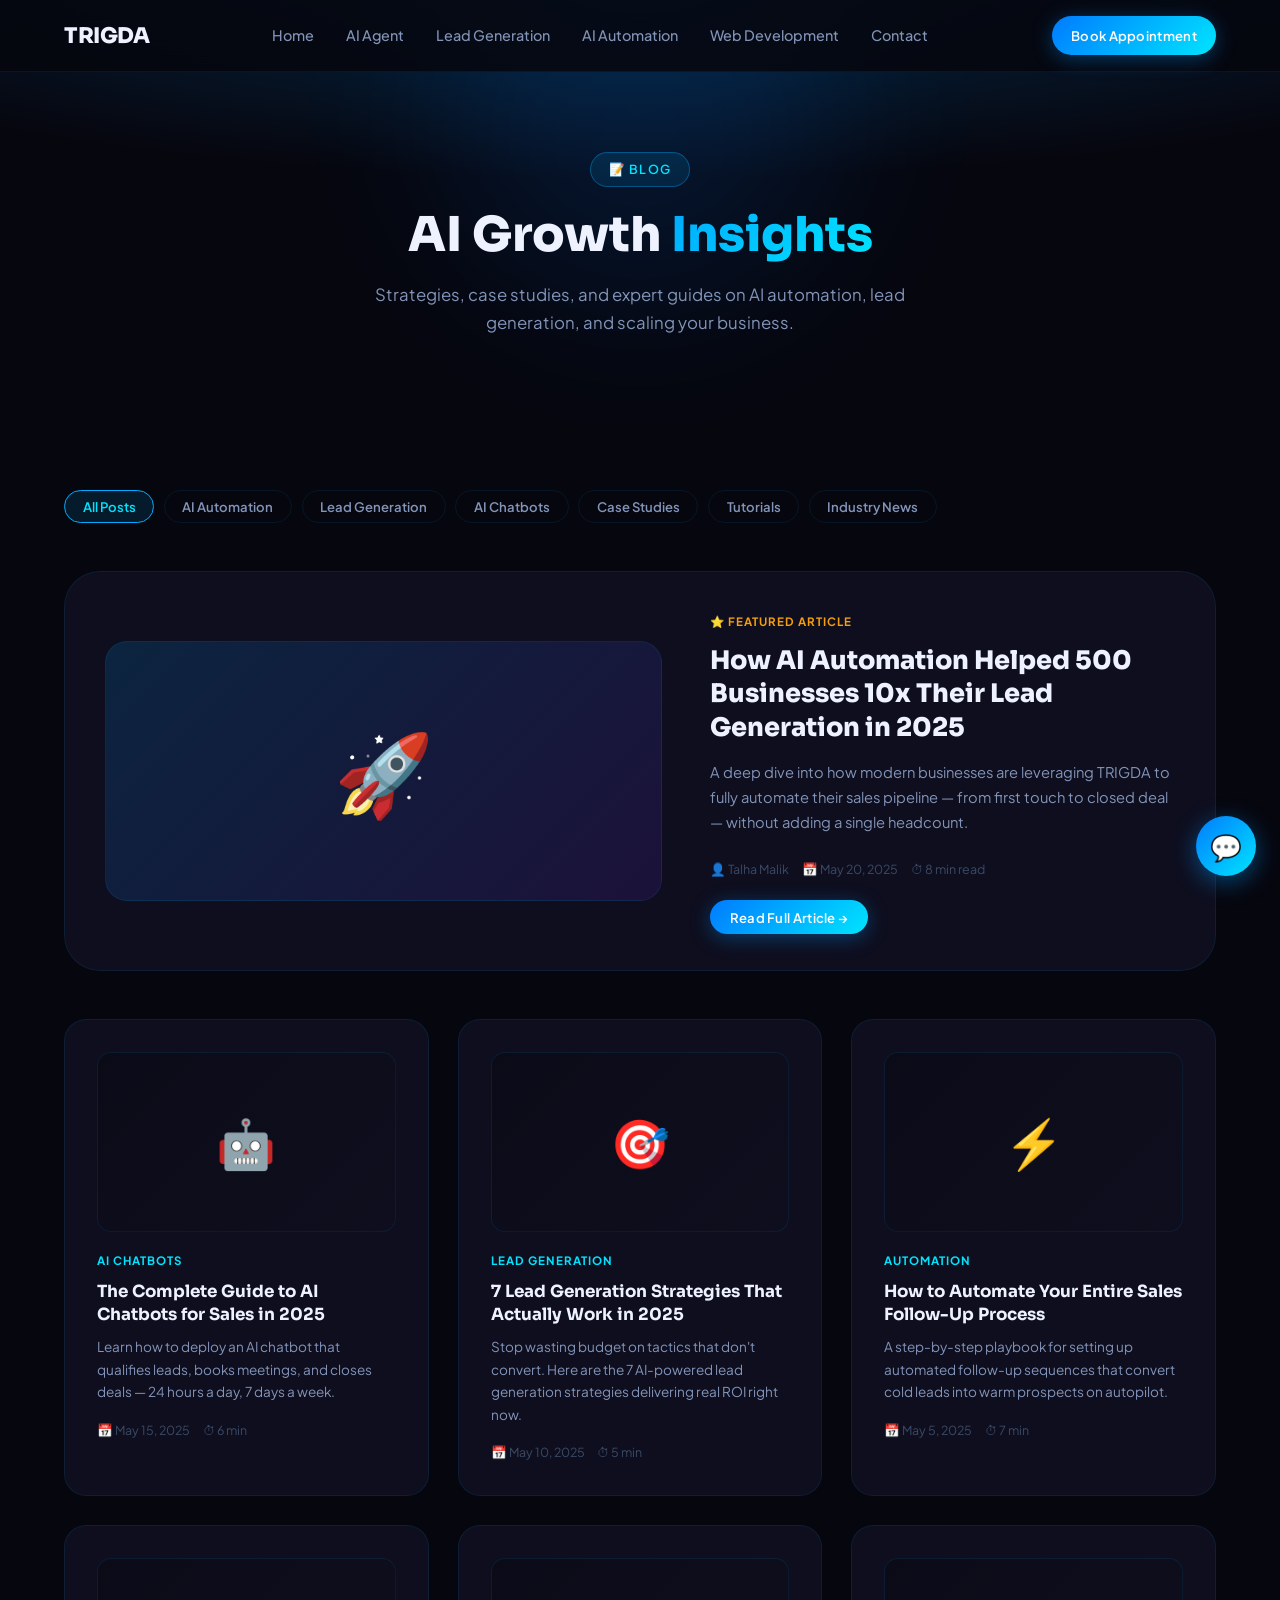
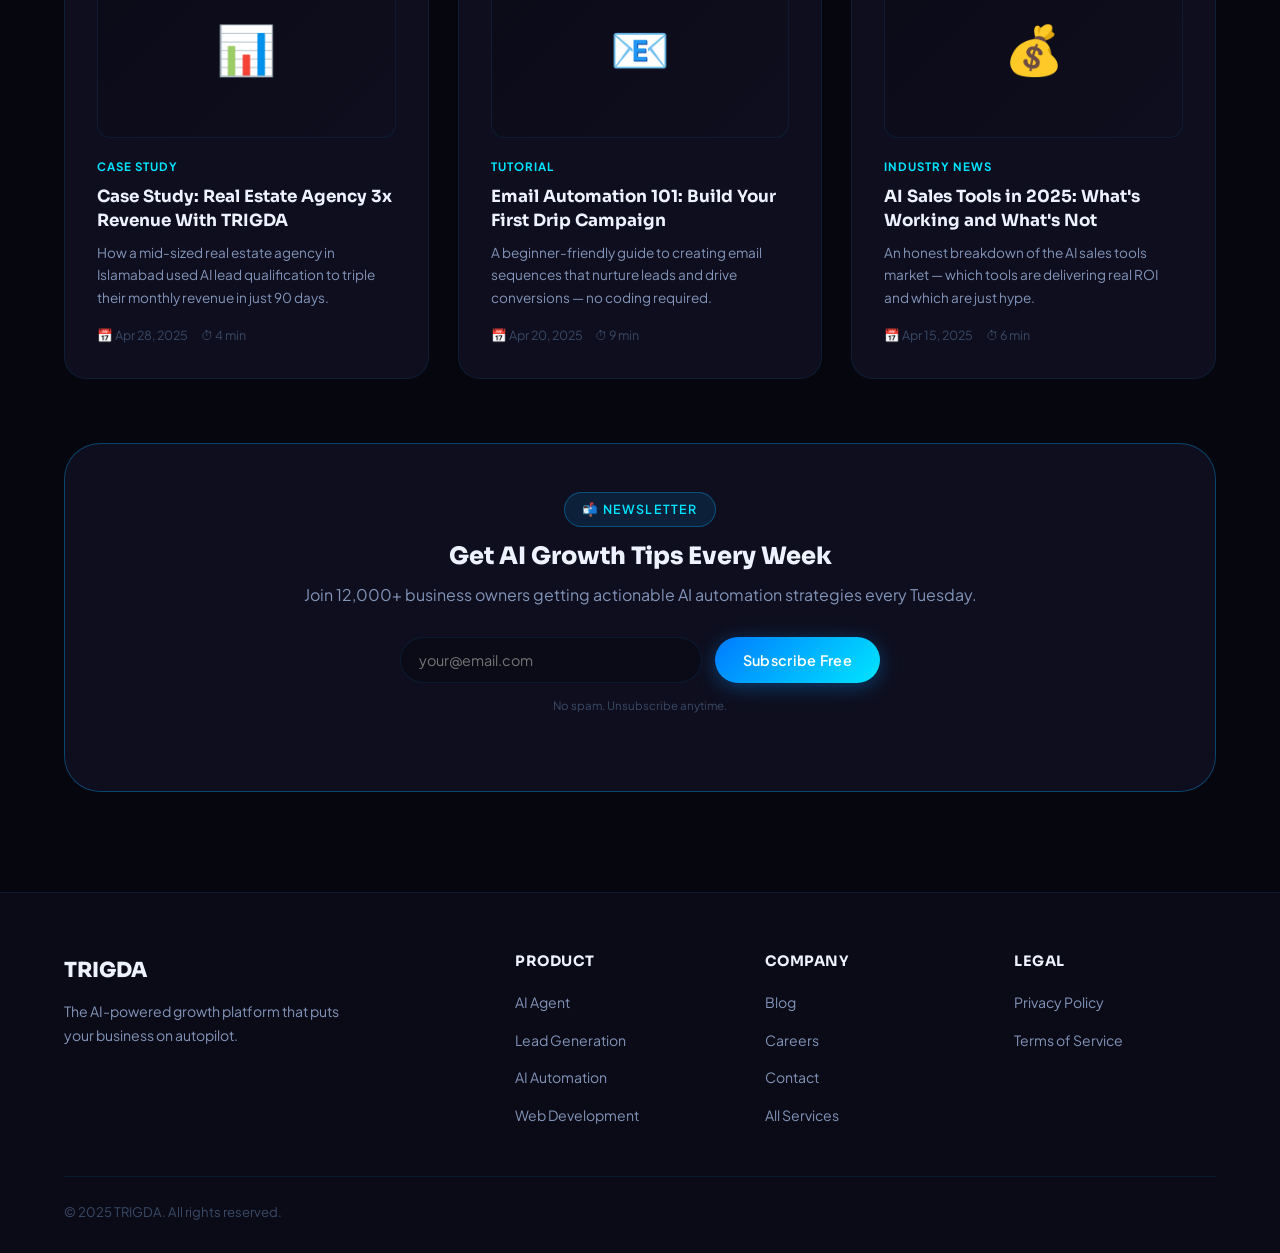
<file: blog.html>
<!DOCTYPE html>
<html lang="en">
<head>
<meta charset="UTF-8">
<meta name="viewport" content="width=device-width, initial-scale=1.0">
<title>Blog — TRIGDA | AI Automation & Growth Insights</title>
<meta name="description" content="Strategies, guides, and insights on AI automation, lead generation, and growing your business.">
<meta name="keywords" content="AI automation blog, lead generation tips, business automation guides">
<link rel="canonical" href="https://trigda.online/blog.html">
<meta property="og:title" content="Blog — TRIGDA | AI Automation & Growth Insights">
<meta property="og:description" content="Strategies, guides, and insights on AI automation, lead generation, and growing your business.">
<meta property="og:type" content="website">
<link rel="icon" href="favicon.svg" type="image/svg+xml">
<link rel="stylesheet" href="styles.css">
<style>
.blog-grid { display:grid; grid-template-columns:repeat(3,1fr); gap:1.8rem; margin-top:3rem; }
.blog-card { display:block; text-decoration:none; color:inherit; }
.blog-thumb { width:100%; height:180px; border-radius:var(--r-md); background:linear-gradient(135deg,var(--bg-secondary),var(--bg-card)); margin-bottom:1.2rem; display:flex; align-items:center; justify-content:center; font-size:3rem; overflow:hidden; border:1px solid var(--border); }
.blog-tag { font-size:.72rem; font-weight:700; color:var(--accent-cyan); text-transform:uppercase; letter-spacing:1px; margin-bottom:.6rem; }
.blog-card h3 { font-size:1.05rem; font-weight:700; margin-bottom:.6rem; line-height:1.4; transition:color .2s; }
.blog-card:hover h3 { color:var(--accent-cyan); }
.blog-card p { font-size:.85rem; color:var(--text-secondary); line-height:1.65; margin-bottom:1rem; }
.blog-meta { font-size:.78rem; color:var(--text-muted); display:flex; align-items:center; gap:.8rem; }
.blog-meta span { display:flex; align-items:center; gap:.3rem; }
.categories { display:flex; flex-wrap:wrap; gap:.6rem; margin-bottom:3rem; }
.cat-btn { padding:.45rem 1.1rem; border-radius:var(--r-xl); border:1.5px solid var(--border); background:transparent; color:var(--text-secondary); font-size:.82rem; font-weight:600; cursor:pointer; transition:.2s; font-family:inherit; }
.cat-btn:hover, .cat-btn.active { border-color:var(--accent); color:var(--accent-cyan); background:var(--accent-dim); }
.featured-post { display:grid; grid-template-columns:1.2fr 1fr; gap:3rem; align-items:center; background:var(--bg-card); border:1px solid var(--border); border-radius:var(--r-xl); padding:2.5rem; margin-bottom:3rem; }
.featured-thumb { height:260px; border-radius:var(--r-lg); background:linear-gradient(135deg,rgba(0,170,255,0.15),rgba(109,40,217,0.15)); display:flex; align-items:center; justify-content:center; font-size:5rem; border:1px solid var(--border); }
.featured-label { font-size:.72rem; font-weight:700; color:#f59e0b; text-transform:uppercase; letter-spacing:1px; margin-bottom:.8rem; }
.featured-post h2 { font-size:1.6rem; font-weight:800; margin-bottom:1rem; line-height:1.3; }
.featured-post p { color:var(--text-secondary); font-size:.92rem; line-height:1.7; margin-bottom:1.5rem; }
.newsletter-box { background:var(--bg-card); border:1px solid var(--border-hover); border-radius:var(--r-xl); padding:3rem; text-align:center; margin-top:4rem; }
.newsletter-box h3 { font-size:1.5rem; font-weight:800; margin-bottom:.7rem; }
.newsletter-box p { color:var(--text-secondary); margin-bottom:1.8rem; }
.newsletter-form { display:flex; gap:.8rem; max-width:480px; margin:0 auto; }
.newsletter-form input { flex:1; padding:.8rem 1.1rem; background:var(--bg-secondary); border:1.5px solid var(--border); border-radius:var(--r-xl); color:var(--text-primary); font-family:inherit; font-size:.9rem; outline:none; transition:border-color .2s; }
.newsletter-form input:focus { border-color:var(--accent); }
@media(max-width:900px){ .blog-grid{grid-template-columns:1fr 1fr;} .featured-post{grid-template-columns:1fr;} .featured-thumb{height:180px;} }
@media(max-width:600px){ .blog-grid{grid-template-columns:1fr;} .newsletter-form{flex-direction:column;} }
</style>
</head>
<body>
<nav class="navbar" id="navbar">
  <a href="index.html" class="nav-logo">TRIGDA</a>
  <div class="nav-links">
    <a href="index.html">Home</a>
    <a href="ai-agent.html">AI Agent</a>
    <a href="lead-generation.html">Lead Generation</a>
    <a href="ai-automation.html">AI Automation</a>
    <a href="web-development.html">Web Development</a>
    <a href="contact.html">Contact</a>
  </div>
  <div class="nav-cta"><a href="free-demo.html" class="btn-primary btn-sm">Book Appointment</a></div>
  <div class="hamburger" onclick="toggleMenu()"><span></span><span></span><span></span></div>
</nav>
<div class="mobile-menu" id="mobileMenu">
  <a href="index.html">Home</a><a href="ai-agent.html">AI Agent</a>
  <a href="lead-generation.html">Lead Generation</a><a href="ai-automation.html">AI Automation</a>
  <a href="web-development.html">Web Development</a><a href="contact.html">Contact</a>
  <a href="free-demo.html" class="btn-primary" style="text-align:center;margin-top:.5rem;">Book Appointment</a>
</div>

<section class="page-hero">
  <div class="glow-orb glow-blue" style="width:400px;height:400px;top:-100px;left:50%;transform:translateX(-50%);opacity:.12;"></div>
  <div class="container" style="position:relative;z-index:1;">
    <div class="fade-up">
      <div class="section-tag" style="margin:0 auto 1.2rem;">📝 Blog</div>
      <h1 class="section-title" style="font-size:clamp(2rem,5vw,3rem);">AI Growth <span class="highlight">Insights</span></h1>
      <p class="section-sub">Strategies, case studies, and expert guides on AI automation, lead generation, and scaling your business.</p>
    </div>
  </div>
</section>

<section class="section" style="padding-top:40px;">
  <div class="container">
    <!-- Categories -->
    <div class="categories fade-up">
      <button class="cat-btn active">All Posts</button>
      <button class="cat-btn">AI Automation</button>
      <button class="cat-btn">Lead Generation</button>
      <button class="cat-btn">AI Chatbots</button>
      <button class="cat-btn">Case Studies</button>
      <button class="cat-btn">Tutorials</button>
      <button class="cat-btn">Industry News</button>
    </div>

    <!-- Featured Post -->
    <div class="featured-post fade-up">
      <div class="featured-thumb">🚀</div>
      <div>
        <div class="featured-label">⭐ Featured Article</div>
        <h2>How AI Automation Helped 500 Businesses 10x Their Lead Generation in 2025</h2>
        <p>A deep dive into how modern businesses are leveraging TRIGDA to fully automate their sales pipeline — from first touch to closed deal — without adding a single headcount.</p>
        <div class="blog-meta" style="margin-bottom:1.5rem;"><span>👤 Talha Malik</span><span>📅 May 20, 2025</span><span>⏱ 8 min read</span></div>
        <a href="#" class="btn-primary btn-sm">Read Full Article →</a>
      </div>
    </div>

    <!-- Blog Grid -->
    <div class="blog-grid">
      <a href="#" class="card blog-card fade-up">
        <div class="blog-thumb">🤖</div>
        <div class="blog-tag">AI Chatbots</div>
        <h3>The Complete Guide to AI Chatbots for Sales in 2025</h3>
        <p>Learn how to deploy an AI chatbot that qualifies leads, books meetings, and closes deals — 24 hours a day, 7 days a week.</p>
        <div class="blog-meta"><span>📅 May 15, 2025</span><span>⏱ 6 min</span></div>
      </a>
      <a href="#" class="card blog-card fade-up">
        <div class="blog-thumb">🎯</div>
        <div class="blog-tag">Lead Generation</div>
        <h3>7 Lead Generation Strategies That Actually Work in 2025</h3>
        <p>Stop wasting budget on tactics that don't convert. Here are the 7 AI-powered lead generation strategies delivering real ROI right now.</p>
        <div class="blog-meta"><span>📅 May 10, 2025</span><span>⏱ 5 min</span></div>
      </a>
      <a href="#" class="card blog-card fade-up">
        <div class="blog-thumb">⚡</div>
        <div class="blog-tag">Automation</div>
        <h3>How to Automate Your Entire Sales Follow-Up Process</h3>
        <p>A step-by-step playbook for setting up automated follow-up sequences that convert cold leads into warm prospects on autopilot.</p>
        <div class="blog-meta"><span>📅 May 5, 2025</span><span>⏱ 7 min</span></div>
      </a>
      <a href="#" class="card blog-card fade-up">
        <div class="blog-thumb">📊</div>
        <div class="blog-tag">Case Study</div>
        <h3>Case Study: Real Estate Agency 3x Revenue With TRIGDA</h3>
        <p>How a mid-sized real estate agency in Islamabad used AI lead qualification to triple their monthly revenue in just 90 days.</p>
        <div class="blog-meta"><span>📅 Apr 28, 2025</span><span>⏱ 4 min</span></div>
      </a>
      <a href="#" class="card blog-card fade-up">
        <div class="blog-thumb">📧</div>
        <div class="blog-tag">Tutorial</div>
        <h3>Email Automation 101: Build Your First Drip Campaign</h3>
        <p>A beginner-friendly guide to creating email sequences that nurture leads and drive conversions — no coding required.</p>
        <div class="blog-meta"><span>📅 Apr 20, 2025</span><span>⏱ 9 min</span></div>
      </a>
      <a href="#" class="card blog-card fade-up">
        <div class="blog-thumb">💰</div>
        <div class="blog-tag">Industry News</div>
        <h3>AI Sales Tools in 2025: What's Working and What's Not</h3>
        <p>An honest breakdown of the AI sales tools market — which tools are delivering real ROI and which are just hype.</p>
        <div class="blog-meta"><span>📅 Apr 15, 2025</span><span>⏱ 6 min</span></div>
      </a>
    </div>

    <!-- Newsletter -->
    <div class="newsletter-box fade-up">
      <div class="section-tag" style="margin:0 auto 1rem;">📬 Newsletter</div>
      <h3>Get AI Growth Tips Every Week</h3>
      <p>Join 12,000+ business owners getting actionable AI automation strategies every Tuesday.</p>
      <div class="newsletter-form">
        <input type="email" placeholder="your@email.com">
        <button class="btn-primary">Subscribe Free</button>
      </div>
      <p style="font-size:.72rem;color:var(--text-muted);margin-top:.8rem;">No spam. Unsubscribe anytime.</p>
    </div>
  </div>
</section>

<footer class="footer">
  <div class="container">
    <div class="footer-grid">
      <div><div class="footer-logo">TRIGDA</div><p class="footer-desc">The AI-powered growth platform that puts your business on autopilot.</p></div>
      <div class="footer-col"><h4>Product</h4><ul><li><a href="ai-agent.html">AI Agent</a></li><li><a href="lead-generation.html">Lead Generation</a></li><li><a href="ai-automation.html">AI Automation</a></li><li><a href="web-development.html">Web Development</a></li></ul></div>
      <div class="footer-col"><h4>Company</h4><ul><li><a href="blog.html">Blog</a></li><li><a href="careers.html">Careers</a></li><li><a href="contact.html">Contact</a></li><li><a href="services-overview.html">All Services</a></li></ul></div>
      <div class="footer-col"><h4>Legal</h4><ul><li><a href="privacy-policy.html">Privacy Policy</a></li><li><a href="terms-of-service.html">Terms of Service</a></li></ul></div>
    </div>
    <div class="footer-bottom"><p>© 2025 TRIGDA. All rights reserved.</p></div>
  </div>
</footer>
<script>
window.addEventListener('scroll',()=>{document.getElementById('navbar').style.background=window.scrollY>50?'rgba(6,6,14,0.98)':'rgba(6,6,14,0.85)';});
function toggleMenu(){document.getElementById('mobileMenu').classList.toggle('open');}
document.querySelectorAll('.cat-btn').forEach(btn=>{btn.addEventListener('click',()=>{document.querySelectorAll('.cat-btn').forEach(b=>b.classList.remove('active'));btn.classList.add('active');});});
const observer=new IntersectionObserver((entries)=>{entries.forEach((e,i)=>{if(e.isIntersecting)setTimeout(()=>e.target.classList.add('visible'),i*80);});},{threshold:0.1});
document.querySelectorAll('.fade-up').forEach(el=>observer.observe(el));
</script>
<!-- Floating AI Chat Widget -->
<button class="chat-widget-launcher" id="chatWidgetLauncher" aria-label="Open TRIGDA AI Assistant" aria-expanded="false">💬</button>
<div class="chat-widget-panel" id="chatWidgetPanel">
  <div class="chat-widget-header">
    <div>
      <div class="chat-widget-header-title">TRIGDA AI Assistant</div>
      <div class="chat-widget-header-sub"><span style="width:6px;height:6px;background:#00c864;border-radius:50%;display:inline-block;box-shadow:0 0 6px #00c864;"></span> Online — powered by Gemini</div>
    </div>
    <button class="chat-widget-close" id="chatWidgetClose" aria-label="Close chat">✕</button>
  </div>
  <div class="chat-widget-body">
    <div class="chat-messages" id="chatMessages">
      <div class="chat-msg">
        <div class="chat-avatar ai">AI</div>
        <div class="chat-bubble ai-bubble">Hey! 👋 I'm TRIGDA's intelligent assistant. Ask me anything about our services, process, or booking an appointment!</div>
      </div>
    </div>
    <div class="chat-msg typing-indicator" id="typingIndicator">
      <div class="chat-avatar ai">AI</div>
      <div class="chat-bubble ai-bubble"><span></span><span></span><span></span></div>
    </div>
  </div>
  <div class="chat-widget-footer">
    <div class="chat-msg-counter">Messages used: <span id="msgCount">0</span>/10</div>
    <div class="chat-bar">
      <input class="chat-input-field" id="chatInput" placeholder="Ask about services, process..." onkeydown="if(event.key==='Enter')sendMessage()">
      <button class="btn-primary btn-sm" onclick="sendMessage()" id="sendBtn">Send</button>
    </div>
  </div>
</div>

<!-- CHAT LIMIT POPUP -->
<div class="chat-limit-overlay" id="chatLimitOverlay">
  <div class="chat-limit-box">
    <span class="limit-icon">🚀</span>
    <h3>Free Message Limit Reached!</h3>
    <p>You've used your 10 free messages. Your limit will reset in <strong id="timeLeftDisplay" style="color:var(--accent-cyan);">12h 0m</strong>. Or book a free appointment to get personalized answers from our team!</p>
    <a href="free-demo.html" class="btn-primary btn-lg" style="display:block;width:100%;text-align:center;margin-bottom:.8rem;">
      📅 Book Appointment
    </a>
    <button onclick="document.getElementById('chatLimitOverlay').classList.remove('show')"
      style="background:none;border:none;color:var(--text-muted);font-size:.82rem;cursor:pointer;font-family:inherit;">
      Maybe later
    </button>
  </div>
</div>
<script src="chatbot-widget.js"></script>

</body>
</html>
</file>
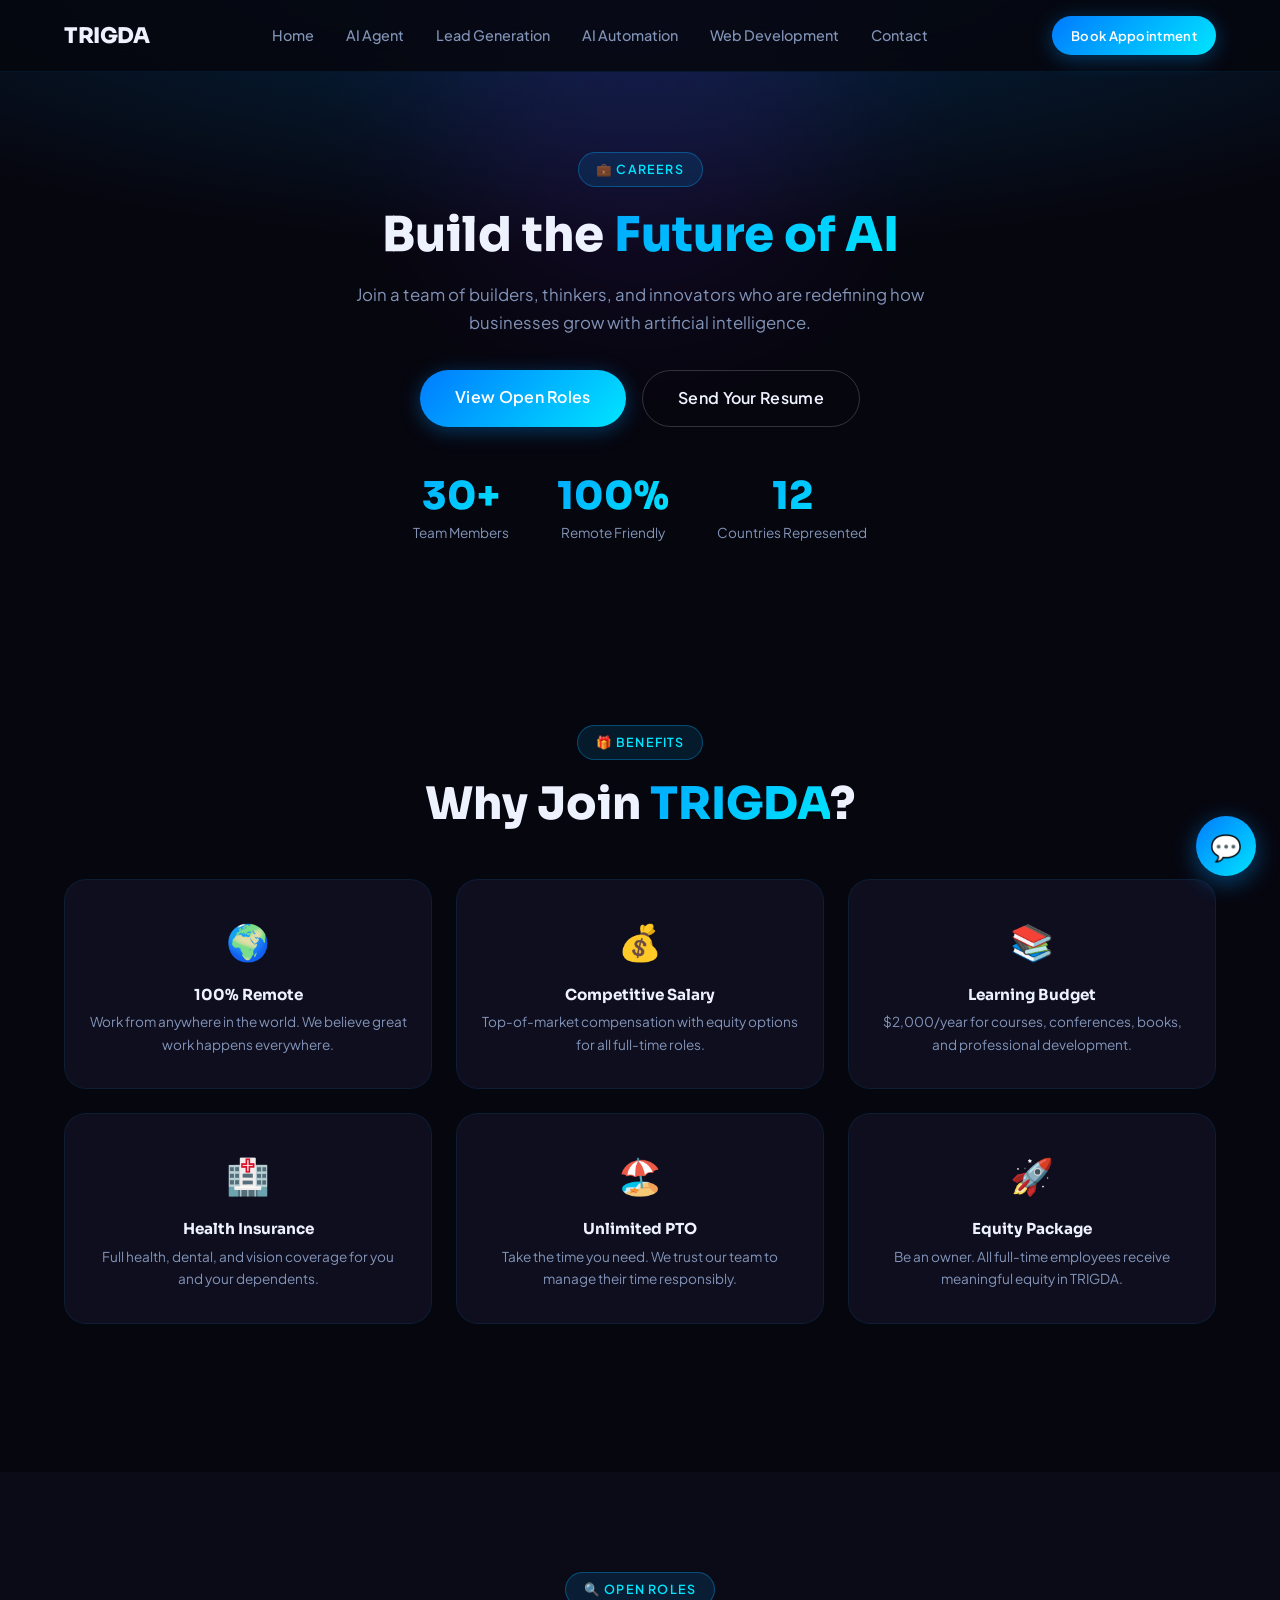
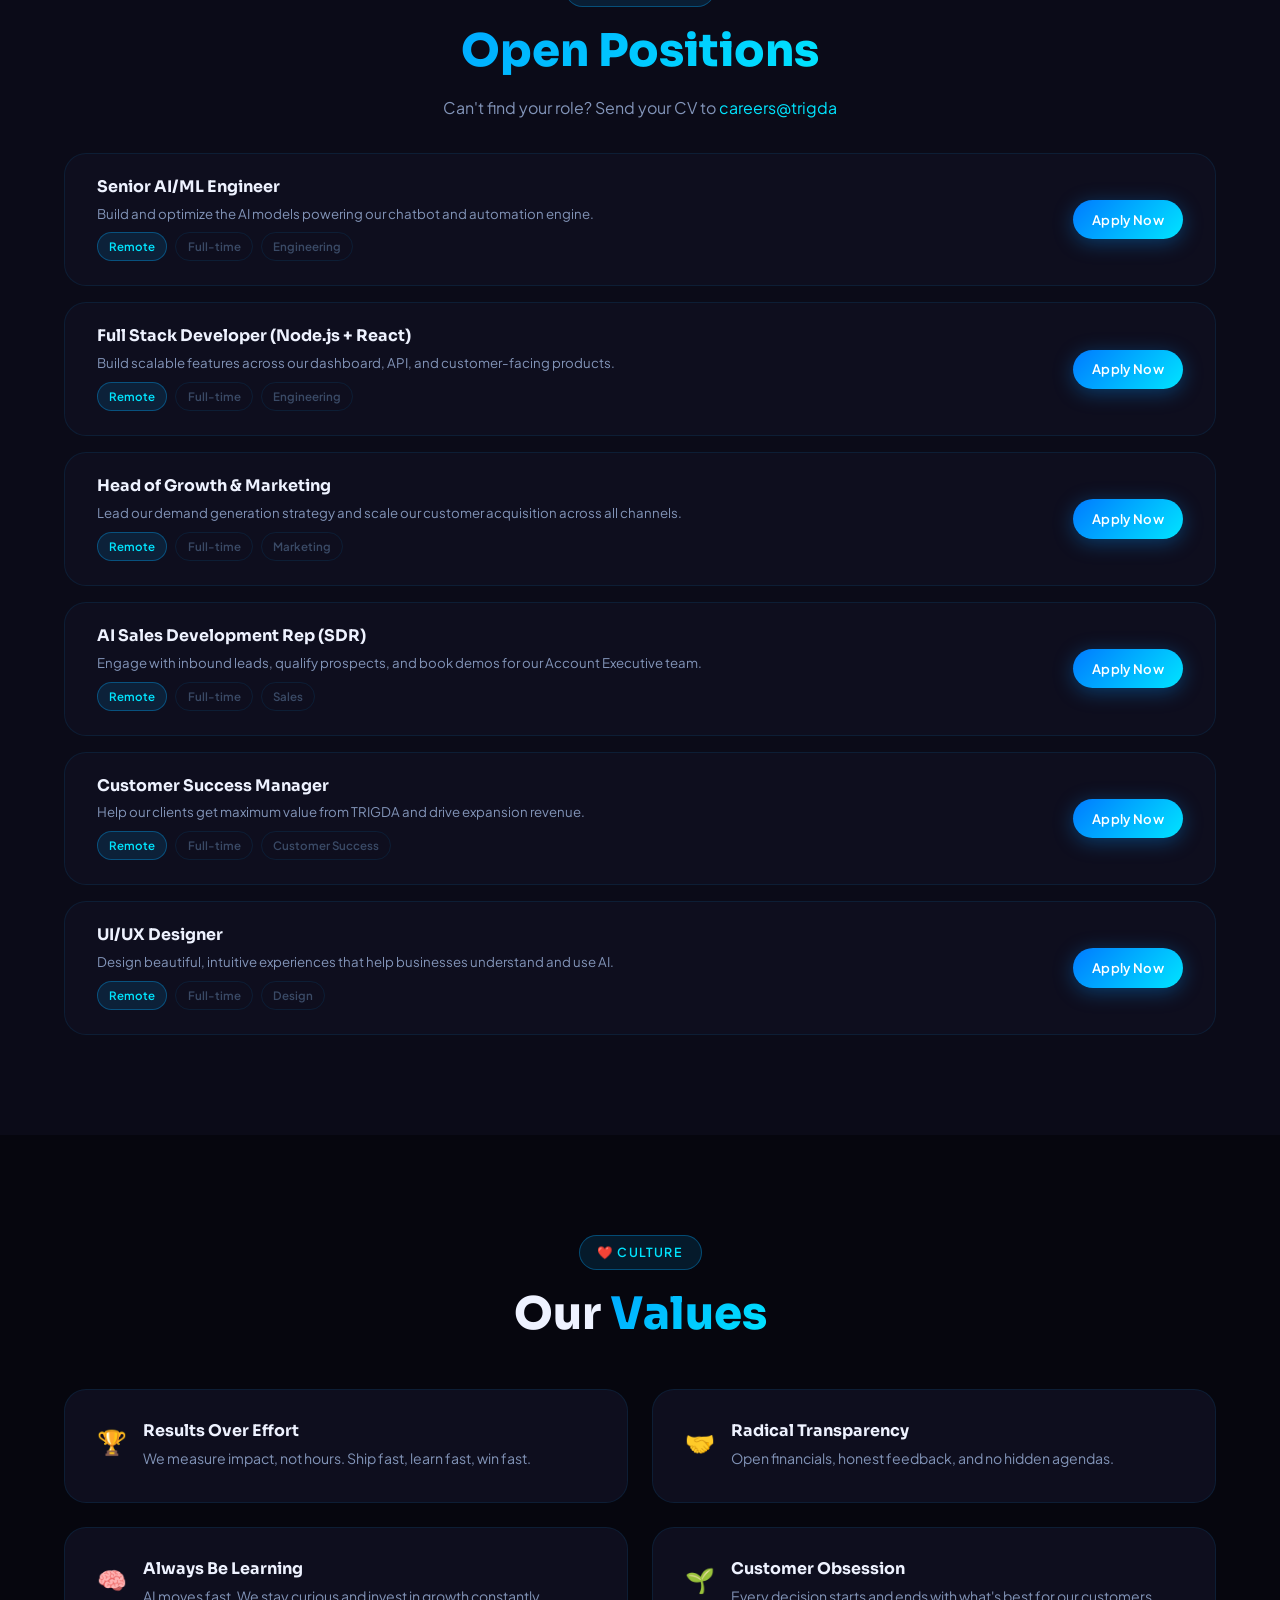
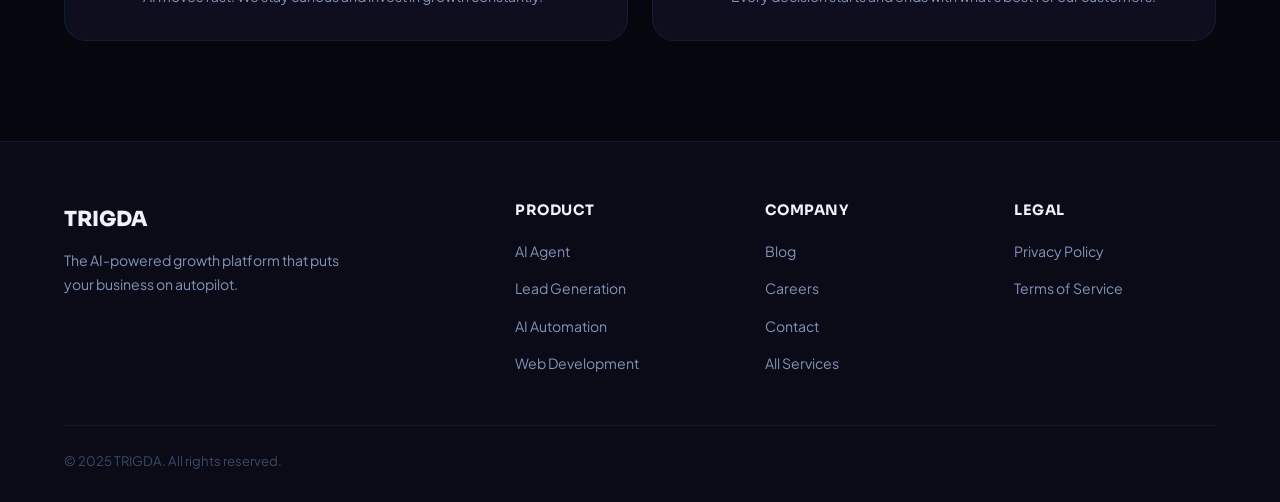
<file: careers.html>
<!DOCTYPE html>
<html lang="en">
<head>
<meta charset="UTF-8">
<meta name="viewport" content="width=device-width, initial-scale=1.0">
<title>Careers — TRIGDA | Join Our Team</title>
<meta name="description" content="Explore open roles at TRIGDA and help build websites, AI agents, and automation systems for growing businesses.">
<meta name="keywords" content="TRIGDA careers, remote jobs Pakistan, AI automation jobs">
<link rel="canonical" href="https://trigda.online/careers.html">
<meta property="og:title" content="Careers — TRIGDA | Join Our Team">
<meta property="og:description" content="Explore open roles at TRIGDA and help build websites, AI agents, and automation systems for growing businesses.">
<meta property="og:type" content="website">
<link rel="icon" href="favicon.svg" type="image/svg+xml">
<link rel="stylesheet" href="styles.css">
<style>
.perks-grid { display:grid; grid-template-columns:repeat(3,1fr); gap:1.5rem; margin:3rem 0; }
.perk-card { text-align:center; padding:2rem 1.5rem; }
.perk-icon { font-size:2.2rem; margin-bottom:1rem; display:block; }
.perk-card h4 { font-size:.95rem; font-weight:700; margin-bottom:.5rem; }
.perk-card p { font-size:.85rem; color:var(--text-secondary); }
.jobs-list { display:flex; flex-direction:column; gap:1rem; margin-top:2rem; }
.job-card { display:flex; align-items:center; justify-content:space-between; gap:1.5rem; padding:1.5rem 2rem; background:var(--bg-card); border:1px solid var(--border); border-radius:var(--r-lg); transition:.3s; flex-wrap:wrap; }
.job-card:hover { border-color:var(--border-hover); transform:translateX(4px); }
.job-info h3 { font-size:1rem; font-weight:700; margin-bottom:.4rem; }
.job-info p { font-size:.83rem; color:var(--text-secondary); }
.job-tags { display:flex; gap:.5rem; flex-wrap:wrap; margin-top:.5rem; }
.job-tag { font-size:.72rem; font-weight:600; padding:.25rem .7rem; border-radius:var(--r-xl); border:1px solid var(--border); color:var(--text-muted); }
.job-tag.remote { color:var(--accent-cyan); border-color:var(--border-hover); background:var(--accent-dim); }
.values-grid { display:grid; grid-template-columns:repeat(2,1fr); gap:1.5rem; }
@media(max-width:768px){ .perks-grid{grid-template-columns:repeat(2,1fr);} .job-card{flex-direction:column;align-items:flex-start;} .values-grid{grid-template-columns:1fr;} }
@media(max-width:480px){ .perks-grid{grid-template-columns:1fr;} }
</style>
</head>
<body>
<nav class="navbar" id="navbar">
  <a href="index.html" class="nav-logo">TRIGDA</a>
  <div class="nav-links">
    <a href="index.html">Home</a>
    <a href="ai-agent.html">AI Agent</a>
    <a href="lead-generation.html">Lead Generation</a>
    <a href="ai-automation.html">AI Automation</a>
    <a href="web-development.html">Web Development</a>
    <a href="contact.html">Contact</a>
  </div>
  <div class="nav-cta"><a href="free-demo.html" class="btn-primary btn-sm">Book Appointment</a></div>
  <div class="hamburger" onclick="toggleMenu()"><span></span><span></span><span></span></div>
</nav>
<div class="mobile-menu" id="mobileMenu">
  <a href="index.html">Home</a><a href="ai-agent.html">AI Agent</a>
  <a href="lead-generation.html">Lead Generation</a><a href="ai-automation.html">AI Automation</a>
  <a href="web-development.html">Web Development</a><a href="contact.html">Contact</a>
  <a href="free-demo.html" class="btn-primary" style="text-align:center;margin-top:.5rem;">Book Appointment</a>
</div>

<section class="page-hero">
  <div class="glow-orb glow-purple" style="width:400px;height:400px;top:-100px;left:50%;transform:translateX(-50%);opacity:.13;"></div>
  <div class="container" style="position:relative;z-index:1;">
    <div class="fade-up">
      <div class="section-tag" style="margin:0 auto 1.2rem;">💼 Careers</div>
      <h1 class="section-title" style="font-size:clamp(2rem,5vw,3rem);">Build the <span class="highlight">Future of AI</span></h1>
      <p class="section-sub">Join a team of builders, thinkers, and innovators who are redefining how businesses grow with artificial intelligence.</p>
      <div style="display:flex;flex-wrap:wrap;gap:1rem;justify-content:center;margin-top:2rem;">
        <a href="#open-roles" class="btn-primary btn-lg">View Open Roles</a>
        <a href="contact.html" class="btn-outline btn-lg">Send Your Resume</a>
      </div>
    </div>
    <div style="display:flex;flex-wrap:wrap;justify-content:center;gap:3rem;margin-top:3rem;" class="fade-up">
      <div style="text-align:center;"><div class="stat-value">30+</div><div class="stat-label">Team Members</div></div>
      <div style="text-align:center;"><div class="stat-value">100%</div><div class="stat-label">Remote Friendly</div></div>
      <div style="text-align:center;"><div class="stat-value">12</div><div class="stat-label">Countries Represented</div></div>
    </div>
  </div>
</section>

<!-- Perks -->
<section class="section">
  <div class="container">
    <div class="text-center fade-up"><div class="section-tag">🎁 Benefits</div><h2 class="section-title">Why Join <span class="highlight">TRIGDA</span>?</h2></div>
    <div class="perks-grid fade-up">
      <div class="card perk-card"><span class="perk-icon">🌍</span><h4>100% Remote</h4><p>Work from anywhere in the world. We believe great work happens everywhere.</p></div>
      <div class="card perk-card"><span class="perk-icon">💰</span><h4>Competitive Salary</h4><p>Top-of-market compensation with equity options for all full-time roles.</p></div>
      <div class="card perk-card"><span class="perk-icon">📚</span><h4>Learning Budget</h4><p>$2,000/year for courses, conferences, books, and professional development.</p></div>
      <div class="card perk-card"><span class="perk-icon">🏥</span><h4>Health Insurance</h4><p>Full health, dental, and vision coverage for you and your dependents.</p></div>
      <div class="card perk-card"><span class="perk-icon">🏖️</span><h4>Unlimited PTO</h4><p>Take the time you need. We trust our team to manage their time responsibly.</p></div>
      <div class="card perk-card"><span class="perk-icon">🚀</span><h4>Equity Package</h4><p>Be an owner. All full-time employees receive meaningful equity in TRIGDA.</p></div>
    </div>
  </div>
</section>

<!-- Open Roles -->
<section id="open-roles" class="section" style="background:var(--bg-secondary);">
  <div class="container">
    <div class="text-center fade-up" style="margin-bottom:1rem;"><div class="section-tag">🔍 Open Roles</div><h2 class="section-title"><span class="highlight">Open Positions</span></h2><p class="section-sub">Can't find your role? Send your CV to <a href="mailto:careers@trigda" style="color:var(--accent-cyan);">careers@trigda</a></p></div>
    <div class="jobs-list fade-up">
      <div class="job-card"><div class="job-info"><h3>Senior AI/ML Engineer</h3><p>Build and optimize the AI models powering our chatbot and automation engine.</p><div class="job-tags"><span class="job-tag remote">Remote</span><span class="job-tag">Full-time</span><span class="job-tag">Engineering</span></div></div><a href="contact.html" class="btn-primary btn-sm">Apply Now</a></div>
      <div class="job-card"><div class="job-info"><h3>Full Stack Developer (Node.js + React)</h3><p>Build scalable features across our dashboard, API, and customer-facing products.</p><div class="job-tags"><span class="job-tag remote">Remote</span><span class="job-tag">Full-time</span><span class="job-tag">Engineering</span></div></div><a href="contact.html" class="btn-primary btn-sm">Apply Now</a></div>
      <div class="job-card"><div class="job-info"><h3>Head of Growth & Marketing</h3><p>Lead our demand generation strategy and scale our customer acquisition across all channels.</p><div class="job-tags"><span class="job-tag remote">Remote</span><span class="job-tag">Full-time</span><span class="job-tag">Marketing</span></div></div><a href="contact.html" class="btn-primary btn-sm">Apply Now</a></div>
      <div class="job-card"><div class="job-info"><h3>AI Sales Development Rep (SDR)</h3><p>Engage with inbound leads, qualify prospects, and book demos for our Account Executive team.</p><div class="job-tags"><span class="job-tag remote">Remote</span><span class="job-tag">Full-time</span><span class="job-tag">Sales</span></div></div><a href="contact.html" class="btn-primary btn-sm">Apply Now</a></div>
      <div class="job-card"><div class="job-info"><h3>Customer Success Manager</h3><p>Help our clients get maximum value from TRIGDA and drive expansion revenue.</p><div class="job-tags"><span class="job-tag remote">Remote</span><span class="job-tag">Full-time</span><span class="job-tag">Customer Success</span></div></div><a href="contact.html" class="btn-primary btn-sm">Apply Now</a></div>
      <div class="job-card"><div class="job-info"><h3>UI/UX Designer</h3><p>Design beautiful, intuitive experiences that help businesses understand and use AI.</p><div class="job-tags"><span class="job-tag remote">Remote</span><span class="job-tag">Full-time</span><span class="job-tag">Design</span></div></div><a href="contact.html" class="btn-primary btn-sm">Apply Now</a></div>
    </div>
  </div>
</section>

<!-- Values -->
<section class="section">
  <div class="container">
    <div class="text-center fade-up" style="margin-bottom:3rem;"><div class="section-tag">❤️ Culture</div><h2 class="section-title">Our <span class="highlight">Values</span></h2></div>
    <div class="values-grid fade-up">
      <div class="card" style="display:flex;gap:1rem;align-items:flex-start;"><div style="font-size:1.5rem;flex-shrink:0;">🏆</div><div><h4 style="font-weight:700;margin-bottom:.4rem;">Results Over Effort</h4><p style="color:var(--text-secondary);font-size:.88rem;">We measure impact, not hours. Ship fast, learn fast, win fast.</p></div></div>
      <div class="card" style="display:flex;gap:1rem;align-items:flex-start;"><div style="font-size:1.5rem;flex-shrink:0;">🤝</div><div><h4 style="font-weight:700;margin-bottom:.4rem;">Radical Transparency</h4><p style="color:var(--text-secondary);font-size:.88rem;">Open financials, honest feedback, and no hidden agendas.</p></div></div>
      <div class="card" style="display:flex;gap:1rem;align-items:flex-start;"><div style="font-size:1.5rem;flex-shrink:0;">🧠</div><div><h4 style="font-weight:700;margin-bottom:.4rem;">Always Be Learning</h4><p style="color:var(--text-secondary);font-size:.88rem;">AI moves fast. We stay curious and invest in growth constantly.</p></div></div>
      <div class="card" style="display:flex;gap:1rem;align-items:flex-start;"><div style="font-size:1.5rem;flex-shrink:0;">🌱</div><div><h4 style="font-weight:700;margin-bottom:.4rem;">Customer Obsession</h4><p style="color:var(--text-secondary);font-size:.88rem;">Every decision starts and ends with what's best for our customers.</p></div></div>
    </div>
  </div>
</section>

<footer class="footer">
  <div class="container">
    <div class="footer-grid">
      <div><div class="footer-logo">TRIGDA</div><p class="footer-desc">The AI-powered growth platform that puts your business on autopilot.</p></div>
      <div class="footer-col"><h4>Product</h4><ul><li><a href="ai-agent.html">AI Agent</a></li><li><a href="lead-generation.html">Lead Generation</a></li><li><a href="ai-automation.html">AI Automation</a></li><li><a href="web-development.html">Web Development</a></li></ul></div>
      <div class="footer-col"><h4>Company</h4><ul><li><a href="blog.html">Blog</a></li><li><a href="careers.html">Careers</a></li><li><a href="contact.html">Contact</a></li><li><a href="services-overview.html">All Services</a></li></ul></div>
      <div class="footer-col"><h4>Legal</h4><ul><li><a href="privacy-policy.html">Privacy Policy</a></li><li><a href="terms-of-service.html">Terms of Service</a></li></ul></div>
    </div>
    <div class="footer-bottom"><p>© 2025 TRIGDA. All rights reserved.</p></div>
  </div>
</footer>
<script>
window.addEventListener('scroll',()=>{document.getElementById('navbar').style.background=window.scrollY>50?'rgba(6,6,14,0.98)':'rgba(6,6,14,0.85)';});
function toggleMenu(){document.getElementById('mobileMenu').classList.toggle('open');}
const observer=new IntersectionObserver((entries)=>{entries.forEach((e,i)=>{if(e.isIntersecting)setTimeout(()=>e.target.classList.add('visible'),i*80);});},{threshold:0.1});
document.querySelectorAll('.fade-up').forEach(el=>observer.observe(el));
</script>
<!-- Floating AI Chat Widget -->
<button class="chat-widget-launcher" id="chatWidgetLauncher" aria-label="Open TRIGDA AI Assistant" aria-expanded="false">💬</button>
<div class="chat-widget-panel" id="chatWidgetPanel">
  <div class="chat-widget-header">
    <div>
      <div class="chat-widget-header-title">TRIGDA AI Assistant</div>
      <div class="chat-widget-header-sub"><span style="width:6px;height:6px;background:#00c864;border-radius:50%;display:inline-block;box-shadow:0 0 6px #00c864;"></span> Online — powered by Gemini</div>
    </div>
    <button class="chat-widget-close" id="chatWidgetClose" aria-label="Close chat">✕</button>
  </div>
  <div class="chat-widget-body">
    <div class="chat-messages" id="chatMessages">
      <div class="chat-msg">
        <div class="chat-avatar ai">AI</div>
        <div class="chat-bubble ai-bubble">Hey! 👋 I'm TRIGDA's intelligent assistant. Ask me anything about our services, process, or booking an appointment!</div>
      </div>
    </div>
    <div class="chat-msg typing-indicator" id="typingIndicator">
      <div class="chat-avatar ai">AI</div>
      <div class="chat-bubble ai-bubble"><span></span><span></span><span></span></div>
    </div>
  </div>
  <div class="chat-widget-footer">
    <div class="chat-msg-counter">Messages used: <span id="msgCount">0</span>/10</div>
    <div class="chat-bar">
      <input class="chat-input-field" id="chatInput" placeholder="Ask about services, process..." onkeydown="if(event.key==='Enter')sendMessage()">
      <button class="btn-primary btn-sm" onclick="sendMessage()" id="sendBtn">Send</button>
    </div>
  </div>
</div>

<!-- CHAT LIMIT POPUP -->
<div class="chat-limit-overlay" id="chatLimitOverlay">
  <div class="chat-limit-box">
    <span class="limit-icon">🚀</span>
    <h3>Free Message Limit Reached!</h3>
    <p>You've used your 10 free messages. Your limit will reset in <strong id="timeLeftDisplay" style="color:var(--accent-cyan);">12h 0m</strong>. Or book a free appointment to get personalized answers from our team!</p>
    <a href="free-demo.html" class="btn-primary btn-lg" style="display:block;width:100%;text-align:center;margin-bottom:.8rem;">
      📅 Book Appointment
    </a>
    <button onclick="document.getElementById('chatLimitOverlay').classList.remove('show')"
      style="background:none;border:none;color:var(--text-muted);font-size:.82rem;cursor:pointer;font-family:inherit;">
      Maybe later
    </button>
  </div>
</div>
<script src="chatbot-widget.js"></script>

</body>
</html>
</file>
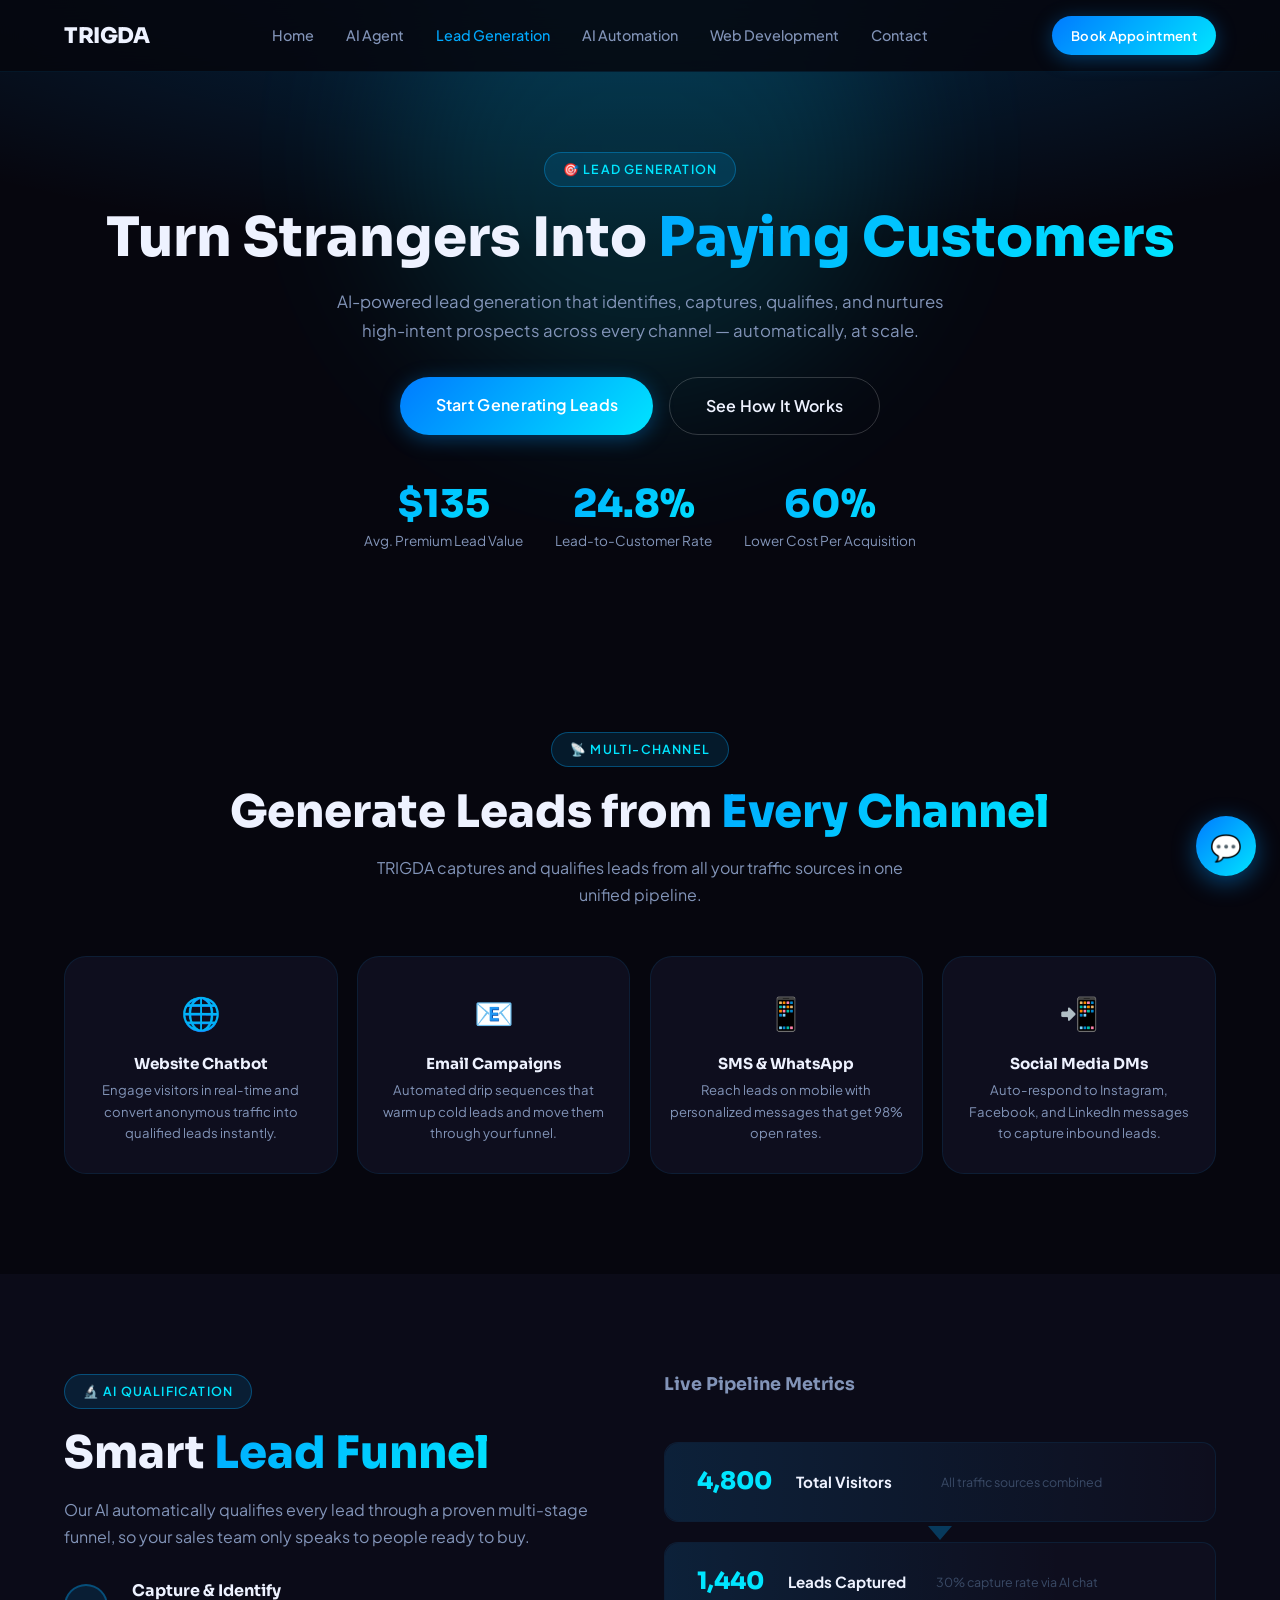
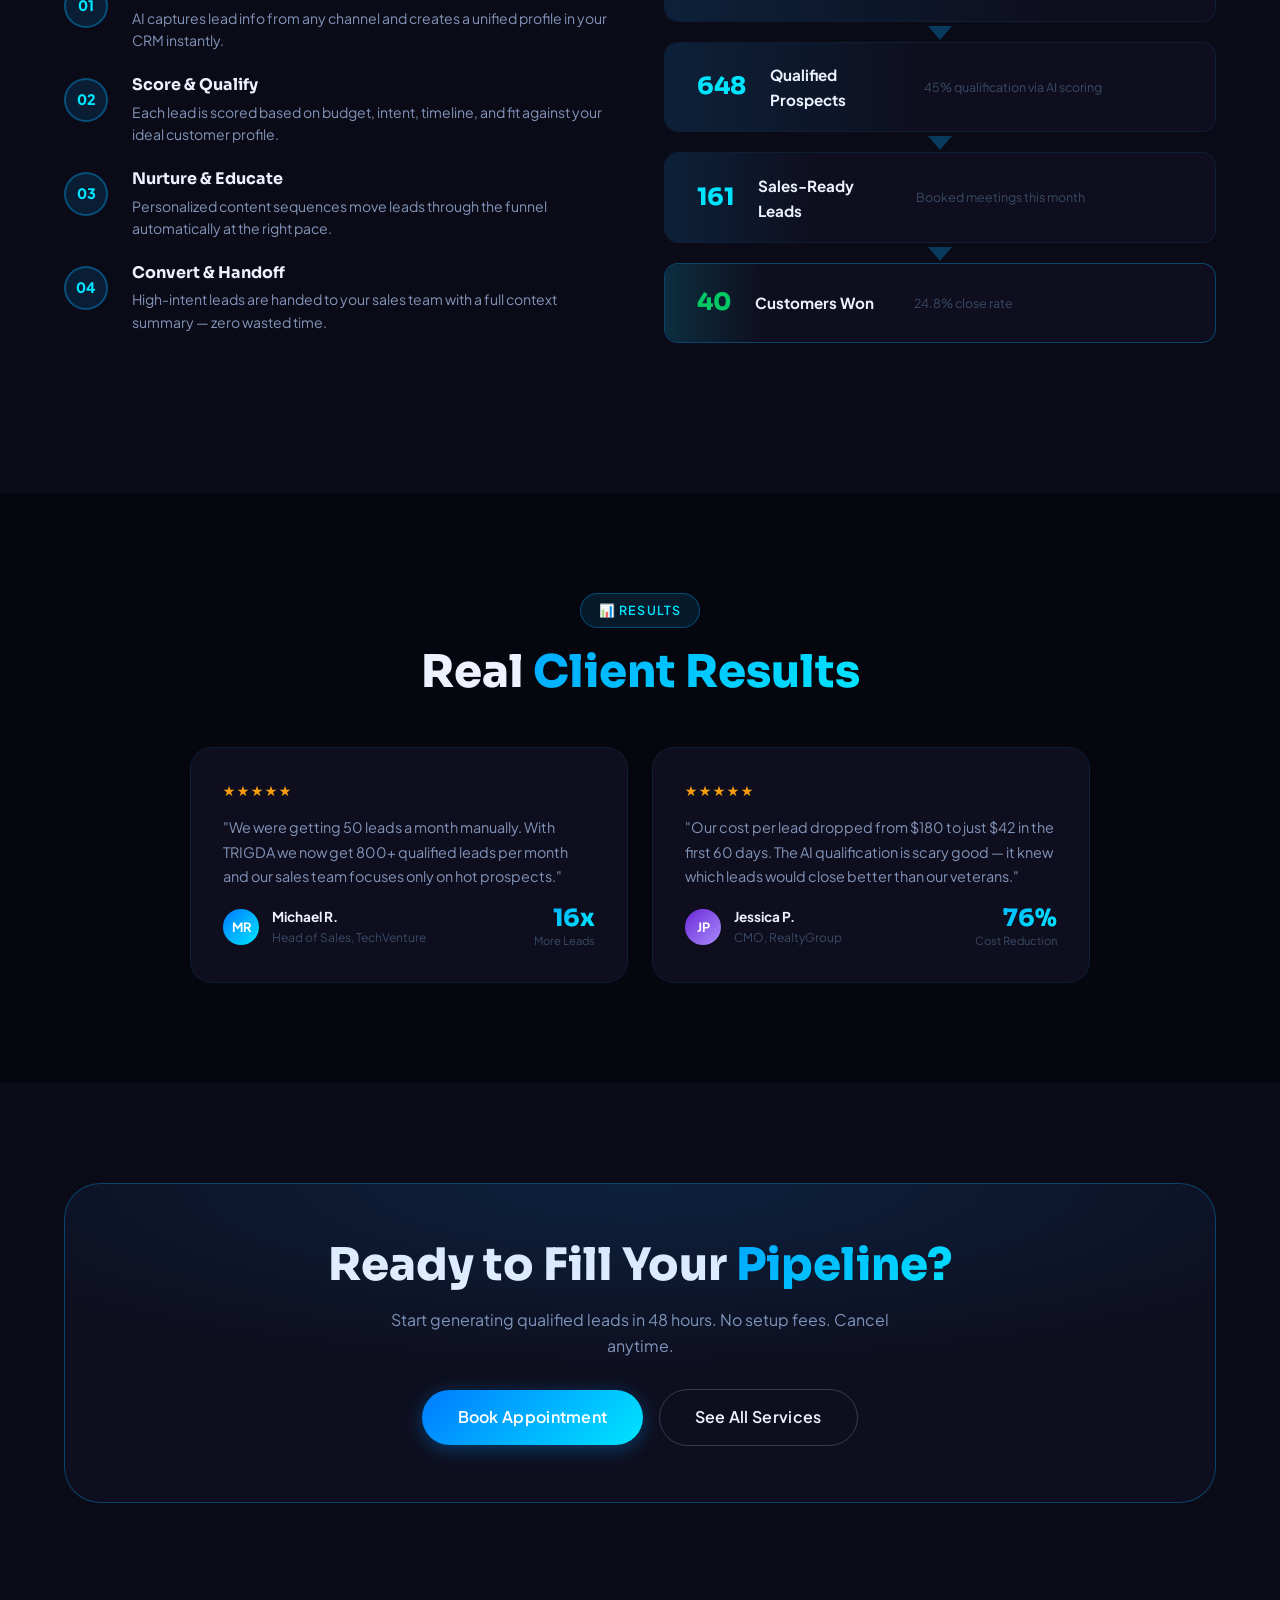
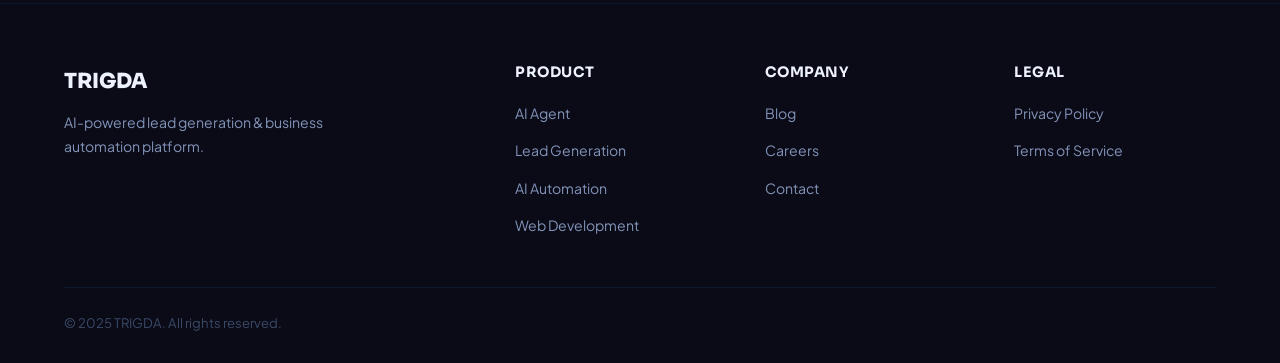
<file: lead-generation.html>
<!DOCTYPE html>
<html lang="en">
<head>
<meta charset="UTF-8">
<meta name="viewport" content="width=device-width, initial-scale=1.0">
<title>Lead Generation — TRIGDA | Targeted B2B & B2C Prospecting</title>
<meta name="description" content="Targeted lead generation and prospecting that fills your pipeline with the customers you actually want, not generic contact lists.">
<meta name="keywords" content="lead generation agency Pakistan, B2B lead generation, B2C prospecting, sales pipeline growth">
<link rel="canonical" href="https://trigda.online/lead-generation.html">
<meta property="og:title" content="Lead Generation — TRIGDA | Targeted B2B & B2C Prospecting">
<meta property="og:description" content="Targeted lead generation and prospecting that fills your pipeline with the customers you actually want, not generic contact lists.">
<meta property="og:type" content="website">
<link rel="icon" href="favicon.svg" type="image/svg+xml">
<link rel="stylesheet" href="styles.css">
<style>
/* Fix right scroll */
* { box-sizing: border-box; }
section { overflow-x: hidden; }

.funnel-visual { display:flex; flex-direction:column; gap:0; align-items:center; margin:3rem 0; }
.funnel-stage {
  display:flex; align-items:center; gap:1.5rem; width:100%;
  padding:1.2rem 2rem; border-radius:var(--r-md);
  border:1px solid var(--border); background:var(--bg-card);
  position:relative; transition:.3s; margin-bottom:2px;
}
.funnel-stage:hover { border-color:var(--border-hover); }
.funnel-bar {
  position:absolute; left:0; top:0; bottom:0;
  background:linear-gradient(90deg,rgba(0,170,255,0.12),transparent);
  border-radius:var(--r-md); transition:width .8s ease;
}
.funnel-label { font-weight:700; font-size:.95rem; position:relative;z-index:1; flex:1; }
.funnel-pct { font-family:'Sora',sans-serif; font-weight:800; font-size:1.5rem; color:var(--accent-cyan); position:relative;z-index:1; }
.funnel-sub { color:var(--text-muted); font-size:.78rem; position:relative;z-index:1; flex:2; }
.funnel-num { color:var(--text-secondary); font-size:.82rem; position:relative;z-index:1; }
.arrow-down { width:0; height:0; border-left:12px solid transparent; border-right:12px solid transparent; border-top:14px solid rgba(0,170,255,0.3); margin:2px 0; }

.channel-grid { display:grid; grid-template-columns:repeat(4,1fr); gap:1.2rem; }
.channel-card { text-align:center; padding:1.8rem 1.2rem; }
.channel-card .channel-icon { font-size:2rem; margin-bottom:1rem; display:block; }
.channel-card h4 { font-size:.95rem; font-weight:700; margin-bottom:.4rem; }
.channel-card p { font-size:.82rem; color:var(--text-secondary); }

.results-grid { display:grid; grid-template-columns:repeat(2,1fr); gap:1.5rem; }
.result-row { display:flex; align-items:center; justify-content:space-between; padding:1rem; background:var(--bg-secondary); border-radius:var(--r-sm); border:1px solid var(--border); }
.result-label { font-size:.88rem; color:var(--text-secondary); }
.result-val { font-weight:700; color:var(--accent-cyan); font-size:1rem; }

.steps-list { display:flex; flex-direction:column; gap:1.5rem; }
.step-row { display:flex; gap:1.5rem; align-items:flex-start; }
.step-circle { width:44px; height:44px; border-radius:50%; background:var(--accent-dim); border:2px solid var(--border-hover); display:flex; align-items:center; justify-content:center; font-weight:800; font-size:.9rem; color:var(--accent-cyan); flex-shrink:0; margin-top:2px; }
.step-row h4 { font-size:1rem; font-weight:700; margin-bottom:.4rem; }
.step-row p { font-size:.88rem; color:var(--text-secondary); line-height:1.6; }

@media(max-width:900px){.channel-grid{grid-template-columns:repeat(2,1fr);}}
@media(max-width:600px){.channel-grid{grid-template-columns:1fr 1fr;}.results-grid{grid-template-columns:1fr;}}

@media(max-width:900px){
  section > div > div[style*="grid-template-columns:1fr 1fr"] {
    grid-template-columns:1fr !important;
  }
  .funnel-stage { flex-wrap:wrap; }
  .funnel-pct { font-size:1.2rem; }
}
@media(max-width:768px){
  .channel-grid { grid-template-columns:1fr 1fr !important; }
  .results-grid { grid-template-columns:1fr !important; }
}
</style>
</head>
<body>

<nav class="navbar" id="navbar">
  <a href="index.html" class="nav-logo">TRIGDA</a>
  <div class="nav-links">
    <a href="index.html">Home</a>
    <a href="ai-agent.html">AI Agent</a>
    <a href="lead-generation.html" class="active">Lead Generation</a>
    <a href="ai-automation.html">AI Automation</a>
    <a href="web-development.html">Web Development</a>
    <a href="contact.html">Contact</a>
  </div>
  <div class="nav-cta"><a href="free-demo.html" class="btn-primary btn-sm">Book Appointment</a></div>
  <div class="hamburger" onclick="toggleMenu()"><span></span><span></span><span></span></div>
</nav>
<div class="mobile-menu" id="mobileMenu">
  <a href="index.html">Home</a><a href="ai-agent.html">AI Agent</a>
  <a href="lead-generation.html">Lead Generation</a><a href="ai-automation.html">AI Automation</a>
  <a href="web-development.html">Web Development</a><a href="contact.html">Contact</a>
  <a href="free-demo.html" class="btn-primary" style="text-align:center;margin-top:.5rem;">Book Appointment</a>
</div>

<!-- HERO -->
<section class="page-hero">
  <div class="glow-orb glow-cyan" style="width:500px;height:500px;top:-100px;left:50%;transform:translateX(-50%);opacity:.13;"></div>
  <div class="container" style="position:relative;z-index:1;">
    <div class="fade-up">
      <div class="section-tag">🎯 Lead Generation</div>
      <h1 class="section-title" style="font-size:clamp(2rem,5vw,3.4rem);">Turn Strangers Into <span class="highlight">Paying Customers</span></h1>
      <p class="section-sub">AI-powered lead generation that identifies, captures, qualifies, and nurtures high-intent prospects across every channel — automatically, at scale.</p>
      <div style="display:flex;flex-wrap:wrap;gap:1rem;justify-content:center;margin-top:2rem;">
        <a href="free-demo.html" class="btn-primary btn-lg">Start Generating Leads</a>
        <a href="#funnel" class="btn-outline btn-lg">See How It Works</a>
      </div>
    </div>
    <div style="display:flex;flex-wrap:wrap;justify-content:center;gap:2rem;margin-top:3rem;" class="fade-up">
      <div style="text-align:center;"><div class="stat-value">$135</div><div class="stat-label">Avg. Premium Lead Value</div></div>
      <div style="text-align:center;"><div class="stat-value">24.8%</div><div class="stat-label">Lead-to-Customer Rate</div></div>
      <div style="text-align:center;"><div class="stat-value">60%</div><div class="stat-label">Lower Cost Per Acquisition</div></div>
    </div>
  </div>
</section>

<!-- CHANNELS -->
<section class="section">
  <div class="container">
    <div class="text-center fade-up" style="margin-bottom:3rem;">
      <div class="section-tag">📡 Multi-Channel</div>
      <h2 class="section-title">Generate Leads from <span class="highlight">Every Channel</span></h2>
      <p class="section-sub">TRIGDA captures and qualifies leads from all your traffic sources in one unified pipeline.</p>
    </div>
    <div class="channel-grid fade-up">
      <div class="card channel-card">
        <span class="channel-icon">🌐</span>
        <h4>Website Chatbot</h4>
        <p>Engage visitors in real-time and convert anonymous traffic into qualified leads instantly.</p>
      </div>
      <div class="card channel-card">
        <span class="channel-icon">📧</span>
        <h4>Email Campaigns</h4>
        <p>Automated drip sequences that warm up cold leads and move them through your funnel.</p>
      </div>
      <div class="card channel-card">
        <span class="channel-icon">📱</span>
        <h4>SMS & WhatsApp</h4>
        <p>Reach leads on mobile with personalized messages that get 98% open rates.</p>
      </div>
      <div class="card channel-card">
        <span class="channel-icon">📲</span>
        <h4>Social Media DMs</h4>
        <p>Auto-respond to Instagram, Facebook, and LinkedIn messages to capture inbound leads.</p>
      </div>
    </div>
  </div>
</section>

<!-- FUNNEL -->
<section id="funnel" class="section" style="background:var(--bg-secondary);">
  <div class="container">
    <div style="display:grid;grid-template-columns:1fr 1fr;gap:3rem;align-items:start;max-width:100%;overflow:hidden;">
      <div class="fade-up">
        <div class="section-tag">🔬 AI Qualification</div>
        <h2 class="section-title">Smart <span class="highlight">Lead Funnel</span></h2>
        <p class="section-sub" style="margin-bottom:2rem;">Our AI automatically qualifies every lead through a proven multi-stage funnel, so your sales team only speaks to people ready to buy.</p>
        <div class="steps-list">
          <div class="step-row">
            <div class="step-circle">01</div>
            <div><h4>Capture & Identify</h4><p>AI captures lead info from any channel and creates a unified profile in your CRM instantly.</p></div>
          </div>
          <div class="step-row">
            <div class="step-circle">02</div>
            <div><h4>Score & Qualify</h4><p>Each lead is scored based on budget, intent, timeline, and fit against your ideal customer profile.</p></div>
          </div>
          <div class="step-row">
            <div class="step-circle">03</div>
            <div><h4>Nurture & Educate</h4><p>Personalized content sequences move leads through the funnel automatically at the right pace.</p></div>
          </div>
          <div class="step-row">
            <div class="step-circle">04</div>
            <div><h4>Convert & Handoff</h4><p>High-intent leads are handed to your sales team with a full context summary — zero wasted time.</p></div>
          </div>
        </div>
      </div>
      <div class="fade-up">
        <h3 style="font-size:1.1rem;font-weight:700;margin-bottom:1.5rem;color:var(--text-secondary);">Live Pipeline Metrics</h3>
        <div class="funnel-visual">
          <div class="funnel-stage">
            <div class="funnel-bar" style="width:100%;"></div>
            <span class="funnel-pct">4,800</span>
            <span class="funnel-label">Total Visitors</span>
            <span class="funnel-sub">All traffic sources combined</span>
          </div>
          <div class="arrow-down"></div>
          <div class="funnel-stage">
            <div class="funnel-bar" style="width:72%;"></div>
            <span class="funnel-pct">1,440</span>
            <span class="funnel-label">Leads Captured</span>
            <span class="funnel-sub">30% capture rate via AI chat</span>
          </div>
          <div class="arrow-down"></div>
          <div class="funnel-stage">
            <div class="funnel-bar" style="width:48%;"></div>
            <span class="funnel-pct">648</span>
            <span class="funnel-label">Qualified Prospects</span>
            <span class="funnel-sub">45% qualification via AI scoring</span>
          </div>
          <div class="arrow-down"></div>
          <div class="funnel-stage">
            <div class="funnel-bar" style="width:28%;"></div>
            <span class="funnel-pct">161</span>
            <span class="funnel-label">Sales-Ready Leads</span>
            <span class="funnel-sub">Booked meetings this month</span>
          </div>
          <div class="arrow-down"></div>
          <div class="funnel-stage" style="border-color:var(--border-hover);">
            <div class="funnel-bar" style="width:18%;background:linear-gradient(90deg,rgba(0,229,255,0.15),transparent);"></div>
            <span class="funnel-pct" style="color:#00c864;">40</span>
            <span class="funnel-label">Customers Won</span>
            <span class="funnel-sub">24.8% close rate</span>
          </div>
        </div>
      </div>
    </div>
  </div>
</section>

<!-- RESULTS -->
<section class="section">
  <div class="container">
    <div class="text-center fade-up" style="margin-bottom:3rem;">
      <div class="section-tag">📊 Results</div>
      <h2 class="section-title">Real <span class="highlight">Client Results</span></h2>
    </div>
    <div class="results-grid fade-up" style="max-width:900px;margin:0 auto;">
      <div class="card">
        <div class="stars" style="color:#f59e0b;font-size:.85rem;margin-bottom:.8rem;">★★★★★</div>
        <p style="color:var(--text-secondary);font-size:.9rem;line-height:1.7;margin-bottom:1rem;">"We were getting 50 leads a month manually. With TRIGDA we now get 800+ qualified leads per month and our sales team focuses only on hot prospects."</p>
        <div style="display:flex;align-items:center;gap:.8rem;">
          <div style="width:36px;height:36px;border-radius:50%;background:var(--btn-grad);display:flex;align-items:center;justify-content:center;font-weight:700;font-size:.8rem;color:#fff;">MR</div>
          <div><div style="font-weight:700;font-size:.85rem;">Michael R.</div><div style="font-size:.75rem;color:var(--text-muted);">Head of Sales, TechVenture</div></div>
          <div style="margin-left:auto;text-align:right;"><div class="stat-value" style="font-size:1.5rem;">16x</div><div style="font-size:.7rem;color:var(--text-muted);">More Leads</div></div>
        </div>
      </div>
      <div class="card">
        <div class="stars" style="color:#f59e0b;font-size:.85rem;margin-bottom:.8rem;">★★★★★</div>
        <p style="color:var(--text-secondary);font-size:.9rem;line-height:1.7;margin-bottom:1rem;">"Our cost per lead dropped from $180 to just $42 in the first 60 days. The AI qualification is scary good — it knew which leads would close better than our veterans."</p>
        <div style="display:flex;align-items:center;gap:.8rem;">
          <div style="width:36px;height:36px;border-radius:50%;background:linear-gradient(135deg,#6d28d9,#a78bfa);display:flex;align-items:center;justify-content:center;font-weight:700;font-size:.8rem;color:#fff;">JP</div>
          <div><div style="font-weight:700;font-size:.85rem;">Jessica P.</div><div style="font-size:.75rem;color:var(--text-muted);">CMO, RealtyGroup</div></div>
          <div style="margin-left:auto;text-align:right;"><div class="stat-value" style="font-size:1.5rem;">76%</div><div style="font-size:.7rem;color:var(--text-muted);">Cost Reduction</div></div>
        </div>
      </div>
    </div>
  </div>
</section>

<!-- CTA -->
<section class="section" style="background:var(--bg-secondary);">
  <div class="container">
    <div class="cta-box fade-up">
      <h2 class="section-title">Ready to Fill Your <span class="highlight">Pipeline?</span></h2>
      <p style="color:var(--text-secondary);max-width:500px;margin:1rem auto;">Start generating qualified leads in 48 hours. No setup fees. Cancel anytime.</p>
      <div class="cta-btns">
        <a href="free-demo.html" class="btn-primary btn-lg">Book Appointment</a>
        <a href="services-overview.html" class="btn-outline btn-lg">See All Services</a>
      </div>
    </div>
  </div>
</section>

<footer class="footer">
  <div class="container">
    <div class="footer-grid">
      <div><div class="footer-logo">TRIGDA</div><p class="footer-desc">AI-powered lead generation & business automation platform.</p></div>
      <div class="footer-col"><h4>Product</h4><ul><li><a href="ai-agent.html">AI Agent</a></li><li><a href="lead-generation.html">Lead Generation</a></li><li><a href="ai-automation.html">AI Automation</a></li><li><a href="web-development.html">Web Development</a></li></ul></div>
      <div class="footer-col"><h4>Company</h4><ul>
        <li><a href="blog.html">Blog</a></li>
        <li><a href="careers.html">Careers</a></li>
        <li><a href="contact.html">Contact</a></li>
      </ul></div>
      <div class="footer-col"><h4>Legal</h4><ul>
        <li><a href="privacy-policy.html">Privacy Policy</a></li>
        <li><a href="terms-of-service.html">Terms of Service</a></li>
      </ul></div>
    </div>
    <div class="footer-bottom"><p>© 2025 TRIGDA. All rights reserved.</p></div>
  </div>
</footer>

<script>
window.addEventListener('scroll',()=>{document.getElementById('navbar').style.background=window.scrollY>50?'rgba(6,6,14,0.98)':'rgba(6,6,14,0.85)';});
function toggleMenu(){document.getElementById('mobileMenu').classList.toggle('open');}
const observer=new IntersectionObserver((entries)=>{entries.forEach((e,i)=>{if(e.isIntersecting)setTimeout(()=>e.target.classList.add('visible'),i*80);});},{threshold:0.1});
document.querySelectorAll('.fade-up').forEach(el=>observer.observe(el));
</script>
<!-- Floating AI Chat Widget -->
<button class="chat-widget-launcher" id="chatWidgetLauncher" aria-label="Open TRIGDA AI Assistant" aria-expanded="false">💬</button>
<div class="chat-widget-panel" id="chatWidgetPanel">
  <div class="chat-widget-header">
    <div>
      <div class="chat-widget-header-title">TRIGDA AI Assistant</div>
      <div class="chat-widget-header-sub"><span style="width:6px;height:6px;background:#00c864;border-radius:50%;display:inline-block;box-shadow:0 0 6px #00c864;"></span> Online — powered by Gemini</div>
    </div>
    <button class="chat-widget-close" id="chatWidgetClose" aria-label="Close chat">✕</button>
  </div>
  <div class="chat-widget-body">
    <div class="chat-messages" id="chatMessages">
      <div class="chat-msg">
        <div class="chat-avatar ai">AI</div>
        <div class="chat-bubble ai-bubble">Hey! 👋 I'm TRIGDA's intelligent assistant. Ask me anything about our services, process, or booking an appointment!</div>
      </div>
    </div>
    <div class="chat-msg typing-indicator" id="typingIndicator">
      <div class="chat-avatar ai">AI</div>
      <div class="chat-bubble ai-bubble"><span></span><span></span><span></span></div>
    </div>
  </div>
  <div class="chat-widget-footer">
    <div class="chat-msg-counter">Messages used: <span id="msgCount">0</span>/10</div>
    <div class="chat-bar">
      <input class="chat-input-field" id="chatInput" placeholder="Ask about services, process..." onkeydown="if(event.key==='Enter')sendMessage()">
      <button class="btn-primary btn-sm" onclick="sendMessage()" id="sendBtn">Send</button>
    </div>
  </div>
</div>

<!-- CHAT LIMIT POPUP -->
<div class="chat-limit-overlay" id="chatLimitOverlay">
  <div class="chat-limit-box">
    <span class="limit-icon">🚀</span>
    <h3>Free Message Limit Reached!</h3>
    <p>You've used your 10 free messages. Your limit will reset in <strong id="timeLeftDisplay" style="color:var(--accent-cyan);">12h 0m</strong>. Or book a free appointment to get personalized answers from our team!</p>
    <a href="free-demo.html" class="btn-primary btn-lg" style="display:block;width:100%;text-align:center;margin-bottom:.8rem;">
      📅 Book Appointment
    </a>
    <button onclick="document.getElementById('chatLimitOverlay').classList.remove('show')"
      style="background:none;border:none;color:var(--text-muted);font-size:.82rem;cursor:pointer;font-family:inherit;">
      Maybe later
    </button>
  </div>
</div>
<script src="chatbot-widget.js"></script>

</body>
</html>
</file>
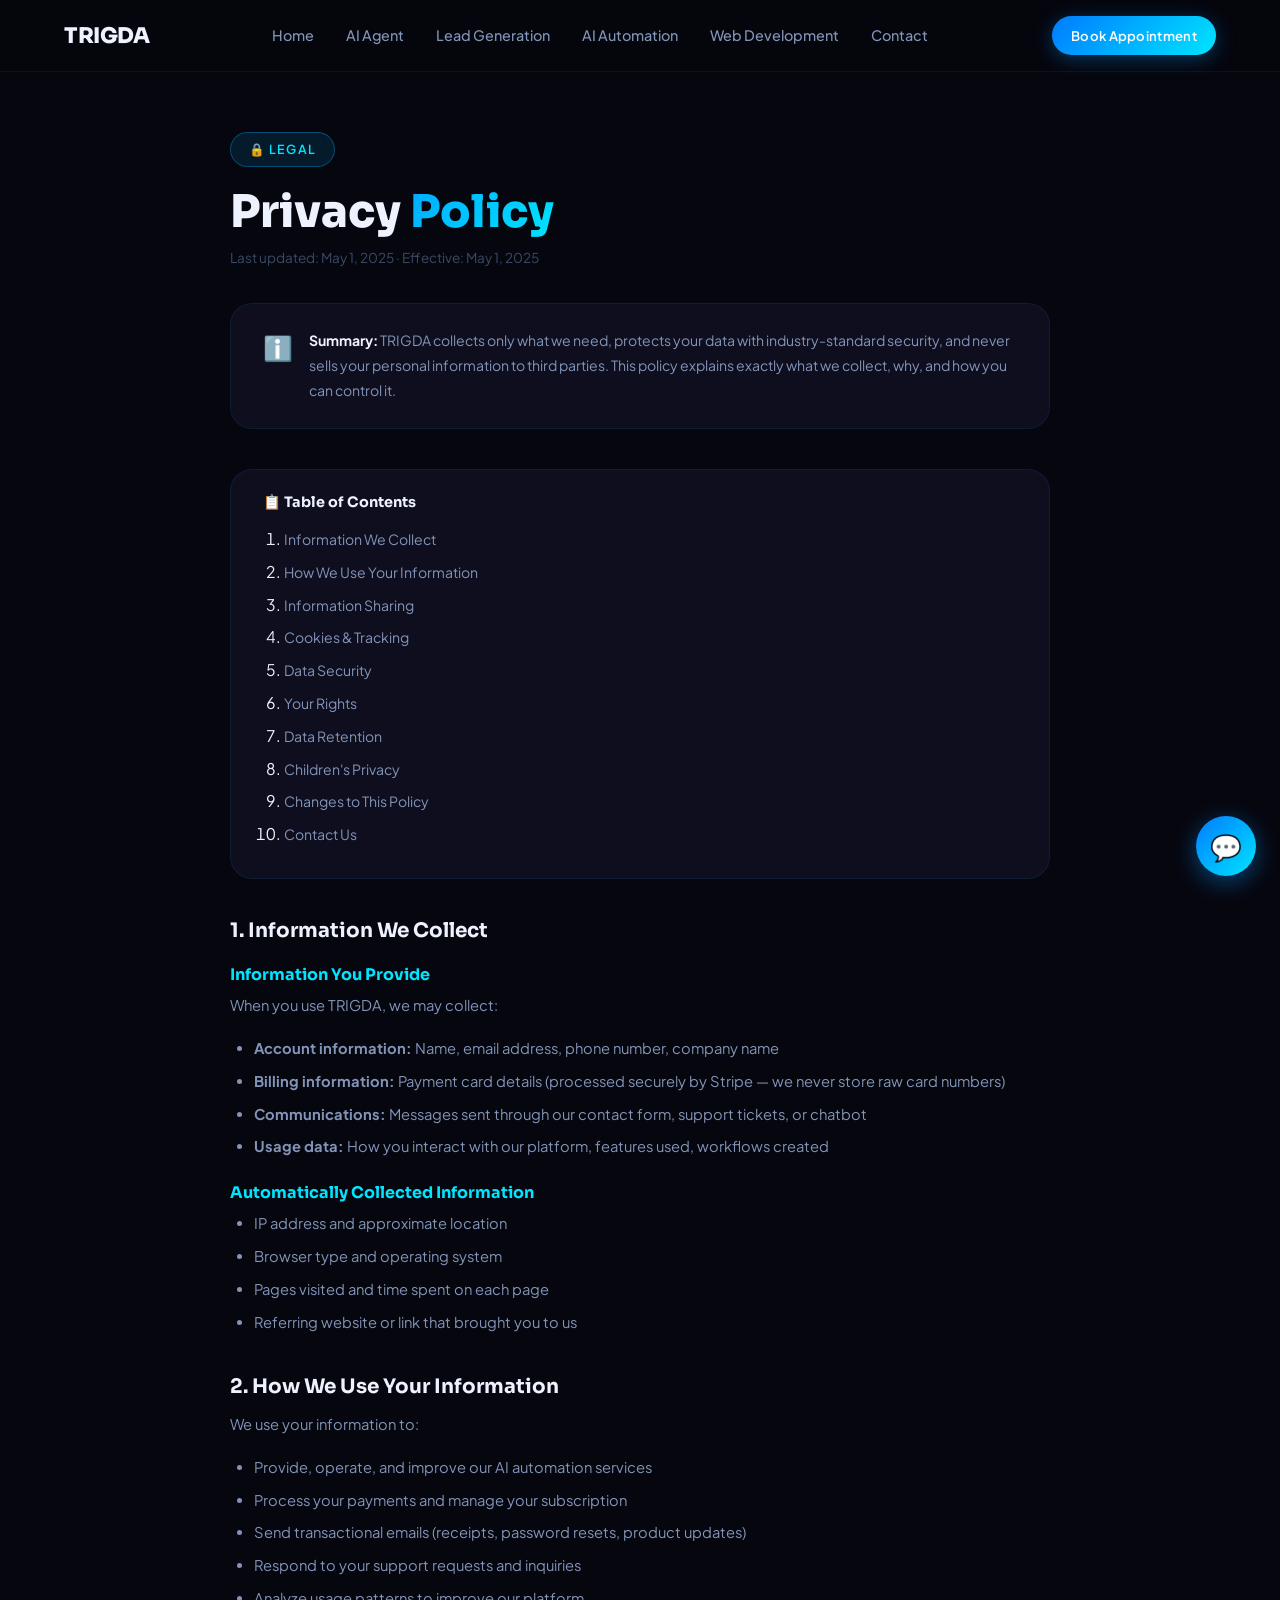
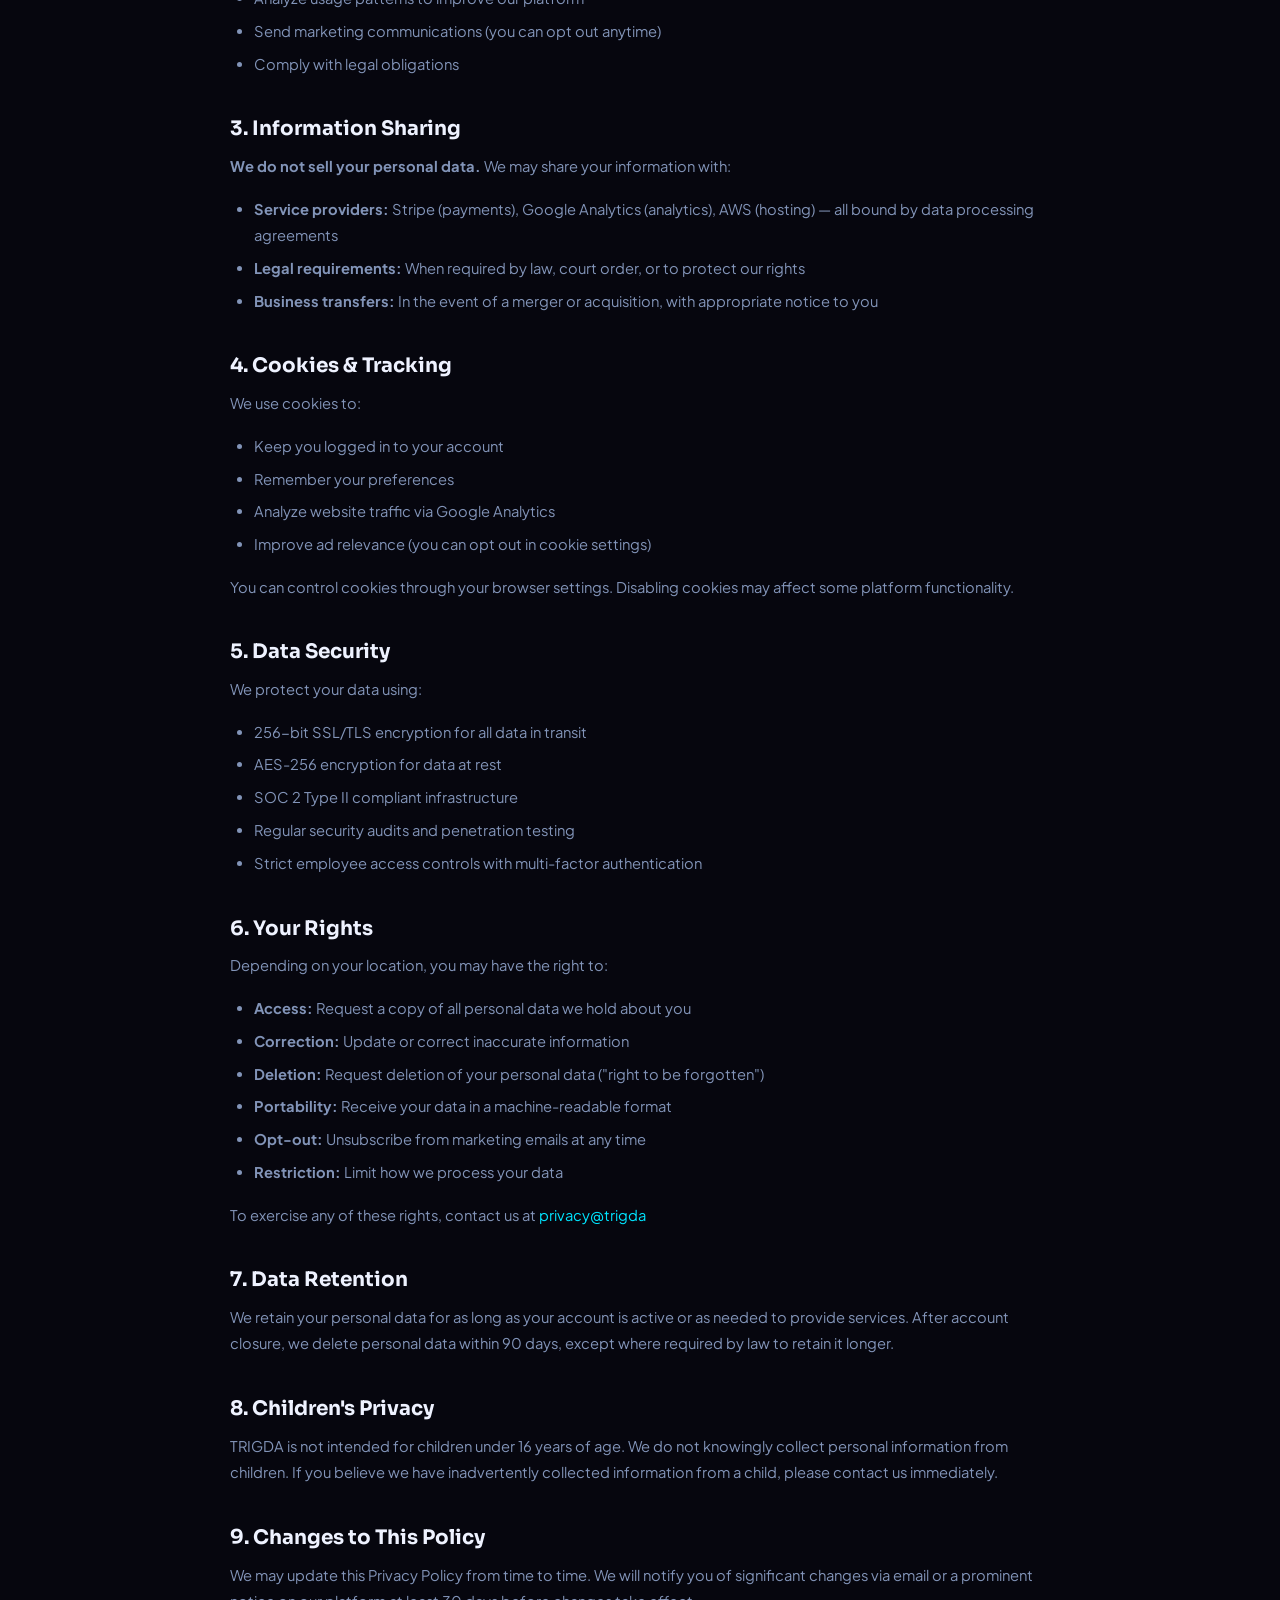
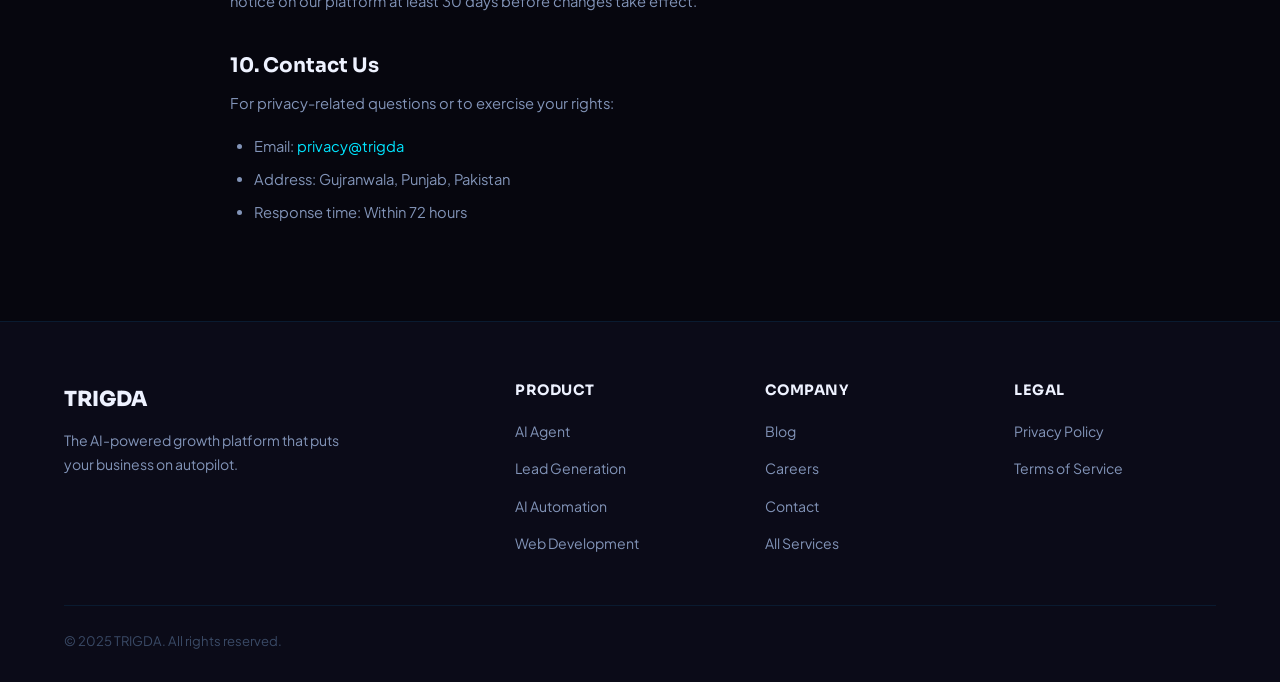
<file: privacy-policy.html>
<!DOCTYPE html>
<html lang="en">
<head>
<meta charset="UTF-8">
<meta name="viewport" content="width=device-width, initial-scale=1.0">
<title>Privacy Policy — TRIGDA</title>
<meta name="description" content="How TRIGDA collects, uses, and protects information submitted through this website.">
<meta name="keywords" content="TRIGDA privacy policy">
<link rel="canonical" href="https://trigda.online/privacy-policy.html">
<meta property="og:title" content="Privacy Policy — TRIGDA">
<meta property="og:description" content="How TRIGDA collects, uses, and protects information submitted through this website.">
<meta property="og:type" content="website">
<link rel="icon" href="favicon.svg" type="image/svg+xml">
<link rel="stylesheet" href="styles.css">
<style>
.legal-content { max-width:820px; margin:0 auto; }
.legal-content h2 { font-size:1.25rem; font-weight:700; margin:2.5rem 0 .8rem; color:var(--text-primary); }
.legal-content h3 { font-size:1rem; font-weight:700; margin:1.5rem 0 .5rem; color:var(--accent-cyan); }
.legal-content p { color:var(--text-secondary); font-size:.92rem; line-height:1.8; margin-bottom:1rem; }
.legal-content ul { color:var(--text-secondary); font-size:.92rem; line-height:1.8; padding-left:1.5rem; margin-bottom:1rem; }
.legal-content ul li { margin-bottom:.4rem; }
.legal-content a { color:var(--accent-cyan); }
.legal-header-box { background:var(--bg-card); border:1px solid var(--border); border-radius:var(--r-lg); padding:1.5rem 2rem; margin-bottom:2.5rem; display:flex; gap:1rem; align-items:flex-start; }
.toc { background:var(--bg-card); border:1px solid var(--border); border-radius:var(--r-lg); padding:1.5rem 2rem; margin-bottom:2.5rem; }
.toc h4 { font-size:.9rem; font-weight:700; margin-bottom:1rem; color:var(--text-primary); }
.toc ol { padding-left:1.3rem; }
.toc ol li { margin-bottom:.4rem; }
.toc ol li a { color:var(--text-secondary); font-size:.88rem; transition:color .2s; }
.toc ol li a:hover { color:var(--accent-cyan); }
</style>
</head>
<body>
<nav class="navbar" id="navbar">
  <a href="index.html" class="nav-logo">TRIGDA</a>
  <div class="nav-links">
    <a href="index.html">Home</a>
    <a href="ai-agent.html">AI Agent</a>
    <a href="lead-generation.html">Lead Generation</a>
    <a href="ai-automation.html">AI Automation</a>
    <a href="web-development.html">Web Development</a>
    <a href="contact.html">Contact</a>
  </div>
  <div class="nav-cta"><a href="free-demo.html" class="btn-primary btn-sm">Book Appointment</a></div>
  <div class="hamburger" onclick="toggleMenu()"><span></span><span></span><span></span></div>
</nav>
<div class="mobile-menu" id="mobileMenu">
  <a href="index.html">Home</a><a href="ai-agent.html">AI Agent</a>
  <a href="lead-generation.html">Lead Generation</a><a href="ai-automation.html">AI Automation</a>
  <a href="web-development.html">Web Development</a><a href="contact.html">Contact</a>
  <a href="free-demo.html" class="btn-primary" style="text-align:center;margin-top:.5rem;">Book Appointment</a>
</div>

<section style="padding:calc(var(--nav-h) + 60px) 5% 80px;">
  <div class="container">
    <div class="legal-content">
      <div class="section-tag" style="margin-bottom:1.2rem;">🔒 Legal</div>
      <h1 class="section-title" style="margin-bottom:.5rem;">Privacy <span class="highlight">Policy</span></h1>
      <p style="color:var(--text-muted);font-size:.85rem;margin-bottom:2rem;">Last updated: May 1, 2025 · Effective: May 1, 2025</p>

      <div class="legal-header-box">
        <div style="font-size:1.5rem;">ℹ️</div>
        <div><p style="margin:0;font-size:.88rem;"><strong style="color:var(--text-primary);">Summary:</strong> TRIGDA collects only what we need, protects your data with industry-standard security, and never sells your personal information to third parties. This policy explains exactly what we collect, why, and how you can control it.</p></div>
      </div>

      <div class="toc">
        <h4>📋 Table of Contents</h4>
        <ol>
          <li><a href="#collect">Information We Collect</a></li>
          <li><a href="#use">How We Use Your Information</a></li>
          <li><a href="#share">Information Sharing</a></li>
          <li><a href="#cookies">Cookies & Tracking</a></li>
          <li><a href="#security">Data Security</a></li>
          <li><a href="#rights">Your Rights</a></li>
          <li><a href="#retention">Data Retention</a></li>
          <li><a href="#children">Children's Privacy</a></li>
          <li><a href="#changes">Changes to This Policy</a></li>
          <li><a href="#contact-legal">Contact Us</a></li>
        </ol>
      </div>

      <h2 id="collect">1. Information We Collect</h2>
      <h3>Information You Provide</h3>
      <p>When you use TRIGDA, we may collect:</p>
      <ul>
        <li><strong>Account information:</strong> Name, email address, phone number, company name</li>
        <li><strong>Billing information:</strong> Payment card details (processed securely by Stripe — we never store raw card numbers)</li>
        <li><strong>Communications:</strong> Messages sent through our contact form, support tickets, or chatbot</li>
        <li><strong>Usage data:</strong> How you interact with our platform, features used, workflows created</li>
      </ul>
      <h3>Automatically Collected Information</h3>
      <ul>
        <li>IP address and approximate location</li>
        <li>Browser type and operating system</li>
        <li>Pages visited and time spent on each page</li>
        <li>Referring website or link that brought you to us</li>
      </ul>

      <h2 id="use">2. How We Use Your Information</h2>
      <p>We use your information to:</p>
      <ul>
        <li>Provide, operate, and improve our AI automation services</li>
        <li>Process your payments and manage your subscription</li>
        <li>Send transactional emails (receipts, password resets, product updates)</li>
        <li>Respond to your support requests and inquiries</li>
        <li>Analyze usage patterns to improve our platform</li>
        <li>Send marketing communications (you can opt out anytime)</li>
        <li>Comply with legal obligations</li>
      </ul>

      <h2 id="share">3. Information Sharing</h2>
      <p><strong>We do not sell your personal data.</strong> We may share your information with:</p>
      <ul>
        <li><strong>Service providers:</strong> Stripe (payments), Google Analytics (analytics), AWS (hosting) — all bound by data processing agreements</li>
        <li><strong>Legal requirements:</strong> When required by law, court order, or to protect our rights</li>
        <li><strong>Business transfers:</strong> In the event of a merger or acquisition, with appropriate notice to you</li>
      </ul>

      <h2 id="cookies">4. Cookies & Tracking</h2>
      <p>We use cookies to:</p>
      <ul>
        <li>Keep you logged in to your account</li>
        <li>Remember your preferences</li>
        <li>Analyze website traffic via Google Analytics</li>
        <li>Improve ad relevance (you can opt out in cookie settings)</li>
      </ul>
      <p>You can control cookies through your browser settings. Disabling cookies may affect some platform functionality.</p>

      <h2 id="security">5. Data Security</h2>
      <p>We protect your data using:</p>
      <ul>
        <li>256-bit SSL/TLS encryption for all data in transit</li>
        <li>AES-256 encryption for data at rest</li>
        <li>SOC 2 Type II compliant infrastructure</li>
        <li>Regular security audits and penetration testing</li>
        <li>Strict employee access controls with multi-factor authentication</li>
      </ul>

      <h2 id="rights">6. Your Rights</h2>
      <p>Depending on your location, you may have the right to:</p>
      <ul>
        <li><strong>Access:</strong> Request a copy of all personal data we hold about you</li>
        <li><strong>Correction:</strong> Update or correct inaccurate information</li>
        <li><strong>Deletion:</strong> Request deletion of your personal data ("right to be forgotten")</li>
        <li><strong>Portability:</strong> Receive your data in a machine-readable format</li>
        <li><strong>Opt-out:</strong> Unsubscribe from marketing emails at any time</li>
        <li><strong>Restriction:</strong> Limit how we process your data</li>
      </ul>
      <p>To exercise any of these rights, contact us at <a href="mailto:privacy@trigda">privacy@trigda</a></p>

      <h2 id="retention">7. Data Retention</h2>
      <p>We retain your personal data for as long as your account is active or as needed to provide services. After account closure, we delete personal data within 90 days, except where required by law to retain it longer.</p>

      <h2 id="children">8. Children's Privacy</h2>
      <p>TRIGDA is not intended for children under 16 years of age. We do not knowingly collect personal information from children. If you believe we have inadvertently collected information from a child, please contact us immediately.</p>

      <h2 id="changes">9. Changes to This Policy</h2>
      <p>We may update this Privacy Policy from time to time. We will notify you of significant changes via email or a prominent notice on our platform at least 30 days before changes take effect.</p>

      <h2 id="contact-legal">10. Contact Us</h2>
      <p>For privacy-related questions or to exercise your rights:</p>
      <ul>
        <li>Email: <a href="mailto:privacy@trigda">privacy@trigda</a></li>
        <li>Address: Gujranwala, Punjab, Pakistan</li>
        <li>Response time: Within 72 hours</li>
      </ul>
    </div>
  </div>
</section>

<footer class="footer">
  <div class="container">
    <div class="footer-grid">
      <div><div class="footer-logo">TRIGDA</div><p class="footer-desc">The AI-powered growth platform that puts your business on autopilot.</p></div>
      <div class="footer-col"><h4>Product</h4><ul><li><a href="ai-agent.html">AI Agent</a></li><li><a href="lead-generation.html">Lead Generation</a></li><li><a href="ai-automation.html">AI Automation</a></li><li><a href="web-development.html">Web Development</a></li></ul></div>
      <div class="footer-col"><h4>Company</h4><ul><li><a href="blog.html">Blog</a></li><li><a href="careers.html">Careers</a></li><li><a href="contact.html">Contact</a></li><li><a href="services-overview.html">All Services</a></li></ul></div>
      <div class="footer-col"><h4>Legal</h4><ul><li><a href="privacy-policy.html">Privacy Policy</a></li><li><a href="terms-of-service.html">Terms of Service</a></li></ul></div>
    </div>
    <div class="footer-bottom"><p>© 2025 TRIGDA. All rights reserved.</p></div>
  </div>
</footer>
<script>
window.addEventListener('scroll',()=>{document.getElementById('navbar').style.background=window.scrollY>50?'rgba(6,6,14,0.98)':'rgba(6,6,14,0.85)';});
function toggleMenu(){document.getElementById('mobileMenu').classList.toggle('open');}
</script>
<!-- Floating AI Chat Widget -->
<button class="chat-widget-launcher" id="chatWidgetLauncher" aria-label="Open TRIGDA AI Assistant" aria-expanded="false">💬</button>
<div class="chat-widget-panel" id="chatWidgetPanel">
  <div class="chat-widget-header">
    <div>
      <div class="chat-widget-header-title">TRIGDA AI Assistant</div>
      <div class="chat-widget-header-sub"><span style="width:6px;height:6px;background:#00c864;border-radius:50%;display:inline-block;box-shadow:0 0 6px #00c864;"></span> Online — powered by Gemini</div>
    </div>
    <button class="chat-widget-close" id="chatWidgetClose" aria-label="Close chat">✕</button>
  </div>
  <div class="chat-widget-body">
    <div class="chat-messages" id="chatMessages">
      <div class="chat-msg">
        <div class="chat-avatar ai">AI</div>
        <div class="chat-bubble ai-bubble">Hey! 👋 I'm TRIGDA's intelligent assistant. Ask me anything about our services, process, or booking an appointment!</div>
      </div>
    </div>
    <div class="chat-msg typing-indicator" id="typingIndicator">
      <div class="chat-avatar ai">AI</div>
      <div class="chat-bubble ai-bubble"><span></span><span></span><span></span></div>
    </div>
  </div>
  <div class="chat-widget-footer">
    <div class="chat-msg-counter">Messages used: <span id="msgCount">0</span>/10</div>
    <div class="chat-bar">
      <input class="chat-input-field" id="chatInput" placeholder="Ask about services, process..." onkeydown="if(event.key==='Enter')sendMessage()">
      <button class="btn-primary btn-sm" onclick="sendMessage()" id="sendBtn">Send</button>
    </div>
  </div>
</div>

<!-- CHAT LIMIT POPUP -->
<div class="chat-limit-overlay" id="chatLimitOverlay">
  <div class="chat-limit-box">
    <span class="limit-icon">🚀</span>
    <h3>Free Message Limit Reached!</h3>
    <p>You've used your 10 free messages. Your limit will reset in <strong id="timeLeftDisplay" style="color:var(--accent-cyan);">12h 0m</strong>. Or book a free appointment to get personalized answers from our team!</p>
    <a href="free-demo.html" class="btn-primary btn-lg" style="display:block;width:100%;text-align:center;margin-bottom:.8rem;">
      📅 Book Appointment
    </a>
    <button onclick="document.getElementById('chatLimitOverlay').classList.remove('show')"
      style="background:none;border:none;color:var(--text-muted);font-size:.82rem;cursor:pointer;font-family:inherit;">
      Maybe later
    </button>
  </div>
</div>
<script src="chatbot-widget.js"></script>

</body>
</html>
</file>
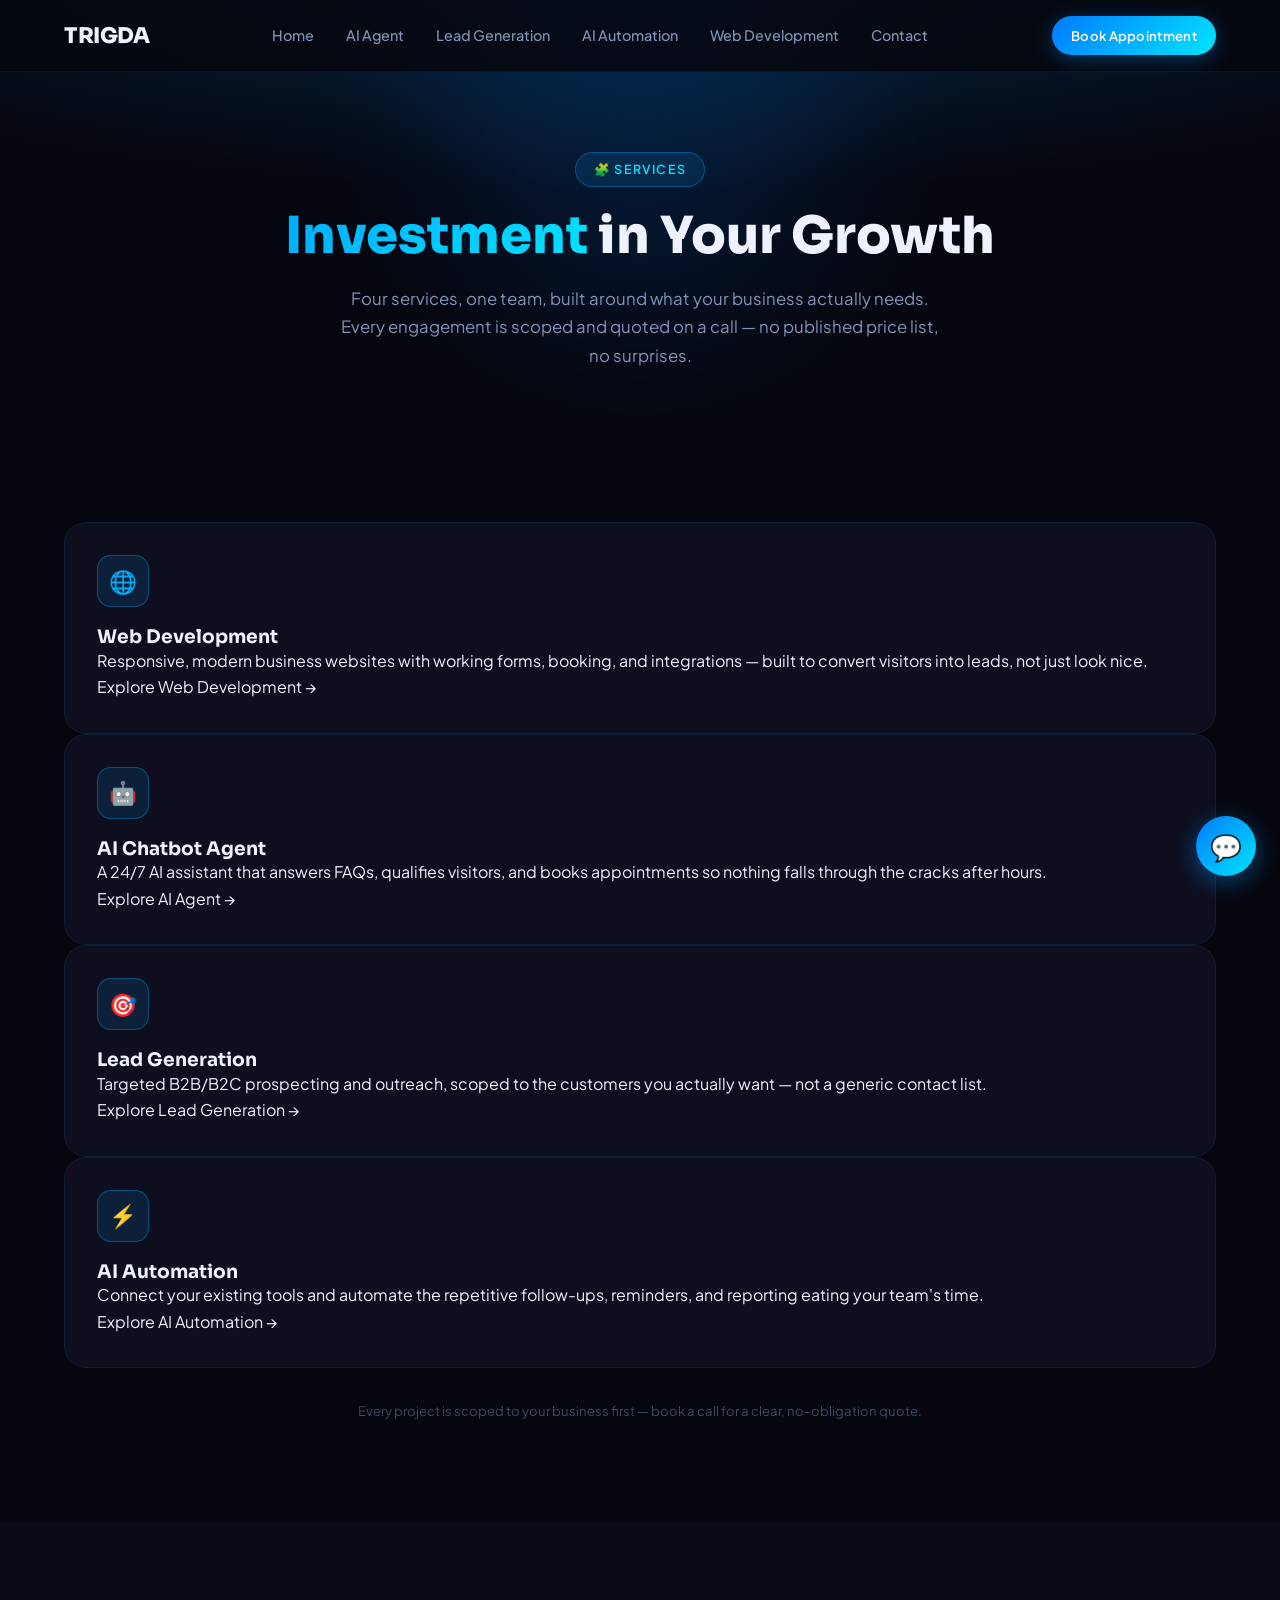
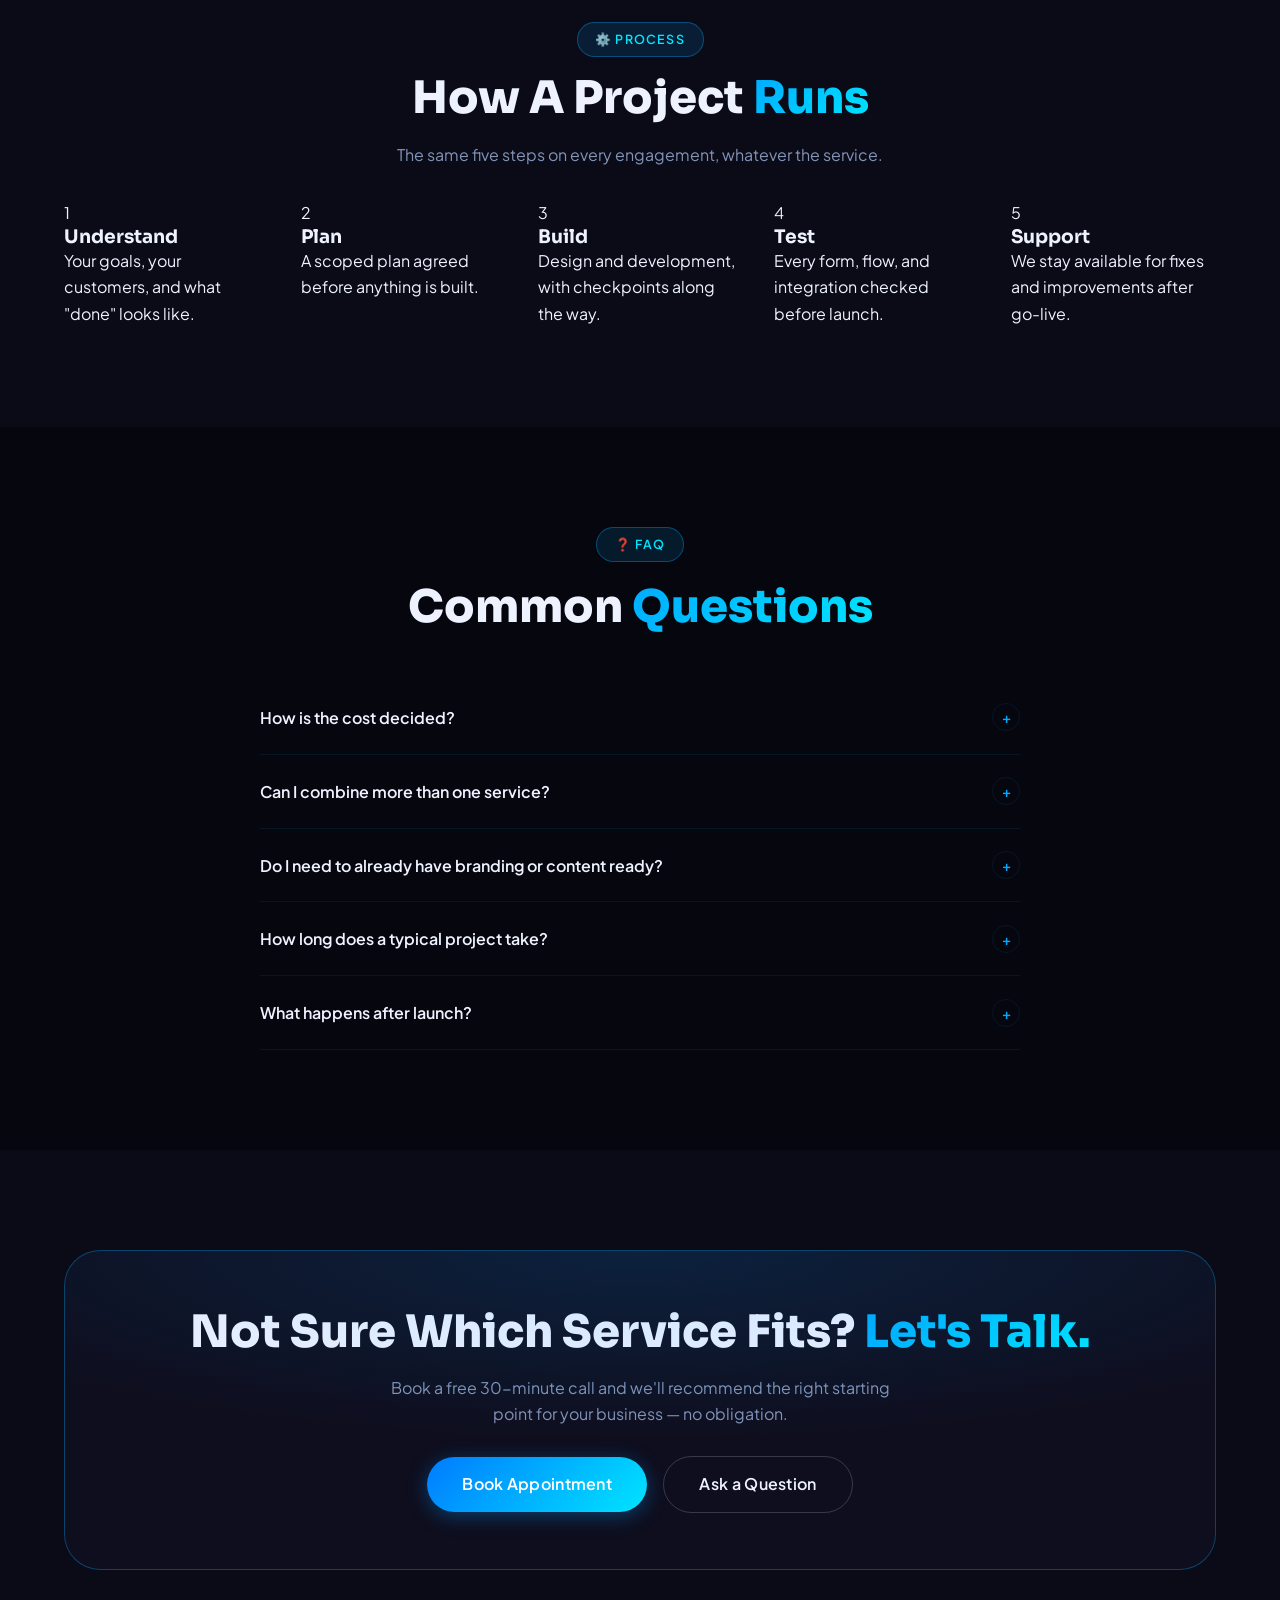
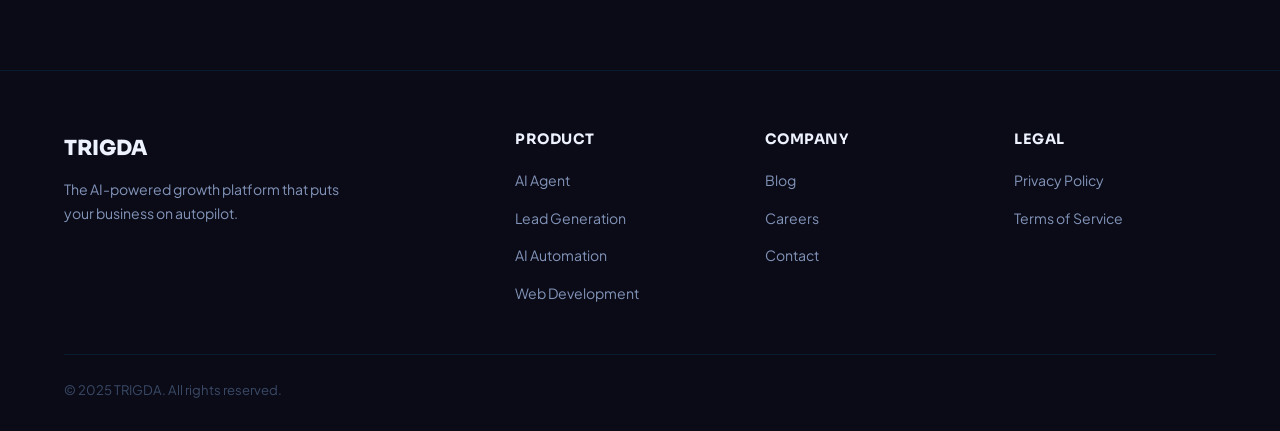
<file: services-overview.html>
<!DOCTYPE html>
<html lang="en">
<head>
<meta charset="UTF-8">
<meta name="viewport" content="width=device-width, initial-scale=1.0">
<title>Services Overview — TRIGDA | Web Development, AI Agent, Lead Generation & Automation</title>
<meta name="description" content="Explore all TRIGDA services: web development, AI chatbot agents, lead generation, and AI automation. Book a free call for a scoped quote.">
<meta name="keywords" content="TRIGDA services, web development Pakistan, AI chatbot agent, lead generation agency, AI automation Gujranwala">
<link rel="canonical" href="https://trigda.online/services-overview.html">
<link rel="icon" href="favicon.svg" type="image/svg+xml">
<link rel="stylesheet" href="styles.css">
<style>
.steps-grid-5 { display:grid; grid-template-columns:repeat(5,1fr); gap:2rem; }
@media(max-width:1024px){ .steps-grid-5{grid-template-columns:1fr 1fr; max-width:600px; margin:0 auto;} }
@media(max-width:560px){ .steps-grid-5{grid-template-columns:1fr; max-width:340px;} }

.faq-list { max-width:760px; margin:0 auto; }

</style>
</head>
<body>

<nav class="navbar" id="navbar">
  <a href="index.html" class="nav-logo">TRIGDA</a>
  <div class="nav-links">
    <a href="index.html">Home</a>
    <a href="ai-agent.html">AI Agent</a>
    <a href="lead-generation.html">Lead Generation</a>
    <a href="ai-automation.html">AI Automation</a>
    <a href="web-development.html">Web Development</a>
    <a href="contact.html">Contact</a>
  </div>
  <div class="nav-cta"><a href="free-demo.html" class="btn-primary btn-sm">Book Appointment</a></div>
  <div class="hamburger" onclick="toggleMenu()"><span></span><span></span><span></span></div>
</nav>
<div class="mobile-menu" id="mobileMenu">
  <a href="index.html">Home</a><a href="ai-agent.html">AI Agent</a>
  <a href="lead-generation.html">Lead Generation</a><a href="ai-automation.html">AI Automation</a>
  <a href="web-development.html">Web Development</a><a href="contact.html">Contact</a>
  <a href="free-demo.html" class="btn-primary" style="text-align:center;margin-top:.5rem;">Book Appointment</a>
</div>

<!-- HERO -->
<section class="page-hero">
  <div class="glow-orb glow-blue" style="width:400px;height:400px;top:-80px;left:50%;transform:translateX(-50%);opacity:.14;"></div>
  <div class="container" style="position:relative;z-index:1;">
    <div class="fade-up">
      <div class="section-tag" style="margin:0 auto 1.2rem;">🧩 Services</div>
      <h1 class="section-title" style="font-size:clamp(2rem,5vw,3.2rem);"><span class="highlight">Investment</span> in Your Growth</h1>
      <p class="section-sub">Four services, one team, built around what your business actually needs. Every engagement is scoped and quoted on a call — no published price list, no surprises.</p>
    </div>
  </div>
</section>

<!-- SERVICE CARDS -->
<section class="section" style="padding-top:40px;">
  <div class="container">
    <div class="features-grid fade-up">
      <div class="card feature-card">
        <div class="icon-badge">🌐</div>
        <h3>Web Development</h3>
        <p>Responsive, modern business websites with working forms, booking, and integrations — built to convert visitors into leads, not just look nice.</p>
        <a href="web-development.html" class="learn-more">Explore Web Development →</a>
      </div>
      <div class="card feature-card">
        <div class="icon-badge">🤖</div>
        <h3>AI Chatbot Agent</h3>
        <p>A 24/7 AI assistant that answers FAQs, qualifies visitors, and books appointments so nothing falls through the cracks after hours.</p>
        <a href="ai-agent.html" class="learn-more">Explore AI Agent →</a>
      </div>
      <div class="card feature-card">
        <div class="icon-badge">🎯</div>
        <h3>Lead Generation</h3>
        <p>Targeted B2B/B2C prospecting and outreach, scoped to the customers you actually want — not a generic contact list.</p>
        <a href="lead-generation.html" class="learn-more">Explore Lead Generation →</a>
      </div>
      <div class="card feature-card">
        <div class="icon-badge">⚡</div>
        <h3>AI Automation</h3>
        <p>Connect your existing tools and automate the repetitive follow-ups, reminders, and reporting eating your team's time.</p>
        <a href="ai-automation.html" class="learn-more">Explore AI Automation →</a>
      </div>
    </div>
    <p style="text-align:center;color:var(--text-muted);font-size:.82rem;margin-top:2rem;">Every project is scoped to your business first — book a call for a clear, no-obligation quote.</p>
  </div>
</section>

<section class="section" style="background:var(--bg-secondary);">
  <div class="container">
    <div class="text-center fade-up" style="margin-bottom:2rem;">
      <div class="section-tag" style="margin:0 auto 1rem;">⚙️ Process</div>
      <h2 class="section-title">How A Project <span class="highlight">Runs</span></h2>
      <p class="section-sub" style="margin:0 auto;">The same five steps on every engagement, whatever the service.</p>
    </div>
    <div class="steps-grid-5 fade-up">
      <div class="step-card"><div class="step-num-circle">1</div><h3>Understand</h3><p>Your goals, your customers, and what "done" looks like.</p></div>
      <div class="step-card"><div class="step-num-circle">2</div><h3>Plan</h3><p>A scoped plan agreed before anything is built.</p></div>
      <div class="step-card"><div class="step-num-circle">3</div><h3>Build</h3><p>Design and development, with checkpoints along the way.</p></div>
      <div class="step-card"><div class="step-num-circle">4</div><h3>Test</h3><p>Every form, flow, and integration checked before launch.</p></div>
      <div class="step-card"><div class="step-num-circle">5</div><h3>Support</h3><p>We stay available for fixes and improvements after go-live.</p></div>
    </div>
  </div>
</section>

<!-- FAQ -->
<section class="section">
  <div class="container">
    <div class="text-center fade-up" style="margin-bottom:3rem;">
      <div class="section-tag">❓ FAQ</div>
      <h2 class="section-title">Common <span class="highlight">Questions</span></h2>
    </div>
    <div class="faq-list fade-up">
      <div class="faq-item">
        <button class="faq-question" onclick="toggleFAQ(this)">How is the cost decided? <span class="faq-icon">+</span></button>
        <div class="faq-answer"><p>Every project is scoped individually, so pricing isn't published here. Book a free call and you'll get a clear quote before anything is agreed.</p></div>
      </div>
      <div class="faq-item">
        <button class="faq-question" onclick="toggleFAQ(this)">Can I combine more than one service? <span class="faq-icon">+</span></button>
        <div class="faq-answer"><p>Yes — most clients start with one service and add another once the first is live. A website, a chatbot, and lead generation are commonly bundled together.</p></div>
      </div>
      <div class="faq-item">
        <button class="faq-question" onclick="toggleFAQ(this)">Do I need to already have branding or content ready? <span class="faq-icon">+</span></button>
        <div class="faq-answer"><p>No — we can work with what you have, and help shape messaging and structure during the "Understand" and "Plan" steps if you're starting from scratch.</p></div>
      </div>
      <div class="faq-item">
        <button class="faq-question" onclick="toggleFAQ(this)">How long does a typical project take? <span class="faq-icon">+</span></button>
        <div class="faq-answer"><p>It depends on scope, but most website and automation projects are delivered within one to a few weeks. You'll get a timeline before work starts.</p></div>
      </div>
      <div class="faq-item">
        <button class="faq-question" onclick="toggleFAQ(this)">What happens after launch? <span class="faq-icon">+</span></button>
        <div class="faq-answer"><p>Every engagement includes a launch &amp; support step — we stay available for fixes and small improvements after go-live.</p></div>
      </div>
    </div>
  </div>
</section>

<!-- CTA -->
<section class="section" style="background:var(--bg-secondary);">
  <div class="container">
    <div class="cta-box fade-up">
      <h2 class="section-title">Not Sure Which Service Fits? <span class="highlight">Let's Talk.</span></h2>
      <p style="color:var(--text-secondary);max-width:500px;margin:1rem auto;">Book a free 30-minute call and we'll recommend the right starting point for your business — no obligation.</p>
      <div class="cta-btns">
        <a href="free-demo.html" class="btn-primary btn-lg">Book Appointment</a>
        <a href="contact.html" class="btn-outline btn-lg">Ask a Question</a>
      </div>
    </div>
  </div>
</section>

<footer class="footer">
  <div class="container">
    <div class="footer-grid">
      <div><div class="footer-logo">TRIGDA</div><p class="footer-desc">The AI-powered growth platform that puts your business on autopilot.</p></div>
      <div class="footer-col"><h4>Product</h4><ul><li><a href="ai-agent.html">AI Agent</a></li><li><a href="lead-generation.html">Lead Generation</a></li><li><a href="ai-automation.html">AI Automation</a></li><li><a href="web-development.html">Web Development</a></li></ul></div>
      <div class="footer-col"><h4>Company</h4><ul>
        <li><a href="blog.html">Blog</a></li>
        <li><a href="careers.html">Careers</a></li>
        <li><a href="contact.html">Contact</a></li>
      </ul></div>
      <div class="footer-col"><h4>Legal</h4><ul>
        <li><a href="privacy-policy.html">Privacy Policy</a></li>
        <li><a href="terms-of-service.html">Terms of Service</a></li>
      </ul></div>
    </div>
    <div class="footer-bottom"><p>© 2025 TRIGDA. All rights reserved.</p></div>
  </div>
</footer>

<script>
window.addEventListener('scroll',()=>{document.getElementById('navbar').style.background=window.scrollY>50?'rgba(6,6,14,0.98)':'rgba(6,6,14,0.85)';});
function toggleMenu(){document.getElementById('mobileMenu').classList.toggle('open');}
const observer=new IntersectionObserver((entries)=>{entries.forEach((e,i)=>{if(e.isIntersecting)setTimeout(()=>e.target.classList.add('visible'),i*80);});},{threshold:0.1});
document.querySelectorAll('.fade-up').forEach(el=>observer.observe(el));

function toggleFAQ(btn) {
  const item = btn.parentElement;
  const answer = item.querySelector('.faq-answer');
  const isOpen = item.classList.contains('open');
  document.querySelectorAll('.faq-item.open').forEach(i=>{i.classList.remove('open');i.querySelector('.faq-answer').style.maxHeight='0';});
  if (!isOpen) { item.classList.add('open'); answer.style.maxHeight = answer.scrollHeight + 'px'; }
}
</script>
<!-- Floating AI Chat Widget -->
<button class="chat-widget-launcher" id="chatWidgetLauncher" aria-label="Open TRIGDA AI Assistant" aria-expanded="false">💬</button>
<div class="chat-widget-panel" id="chatWidgetPanel">
  <div class="chat-widget-header">
    <div>
      <div class="chat-widget-header-title">TRIGDA AI Assistant</div>
      <div class="chat-widget-header-sub"><span style="width:6px;height:6px;background:#00c864;border-radius:50%;display:inline-block;box-shadow:0 0 6px #00c864;"></span> Online — powered by Gemini</div>
    </div>
    <button class="chat-widget-close" id="chatWidgetClose" aria-label="Close chat">✕</button>
  </div>
  <div class="chat-widget-body">
    <div class="chat-messages" id="chatMessages">
      <div class="chat-msg">
        <div class="chat-avatar ai">AI</div>
        <div class="chat-bubble ai-bubble">Hey! 👋 I'm TRIGDA's intelligent assistant. Ask me anything about our services, process, or booking an appointment!</div>
      </div>
    </div>
    <div class="chat-msg typing-indicator" id="typingIndicator">
      <div class="chat-avatar ai">AI</div>
      <div class="chat-bubble ai-bubble"><span></span><span></span><span></span></div>
    </div>
  </div>
  <div class="chat-widget-footer">
    <div class="chat-msg-counter">Messages used: <span id="msgCount">0</span>/10</div>
    <div class="chat-bar">
      <input class="chat-input-field" id="chatInput" placeholder="Ask about services, process..." onkeydown="if(event.key==='Enter')sendMessage()">
      <button class="btn-primary btn-sm" onclick="sendMessage()" id="sendBtn">Send</button>
    </div>
  </div>
</div>

<!-- CHAT LIMIT POPUP -->
<div class="chat-limit-overlay" id="chatLimitOverlay">
  <div class="chat-limit-box">
    <span class="limit-icon">🚀</span>
    <h3>Free Message Limit Reached!</h3>
    <p>You've used your 10 free messages. Your limit will reset in <strong id="timeLeftDisplay" style="color:var(--accent-cyan);">12h 0m</strong>. Or book a free appointment to get personalized answers from our team!</p>
    <a href="free-demo.html" class="btn-primary btn-lg" style="display:block;width:100%;text-align:center;margin-bottom:.8rem;">
      📅 Book Appointment
    </a>
    <button onclick="document.getElementById('chatLimitOverlay').classList.remove('show')"
      style="background:none;border:none;color:var(--text-muted);font-size:.82rem;cursor:pointer;font-family:inherit;">
      Maybe later
    </button>
  </div>
</div>
<script src="chatbot-widget.js"></script>

</body>
</html>
</file>
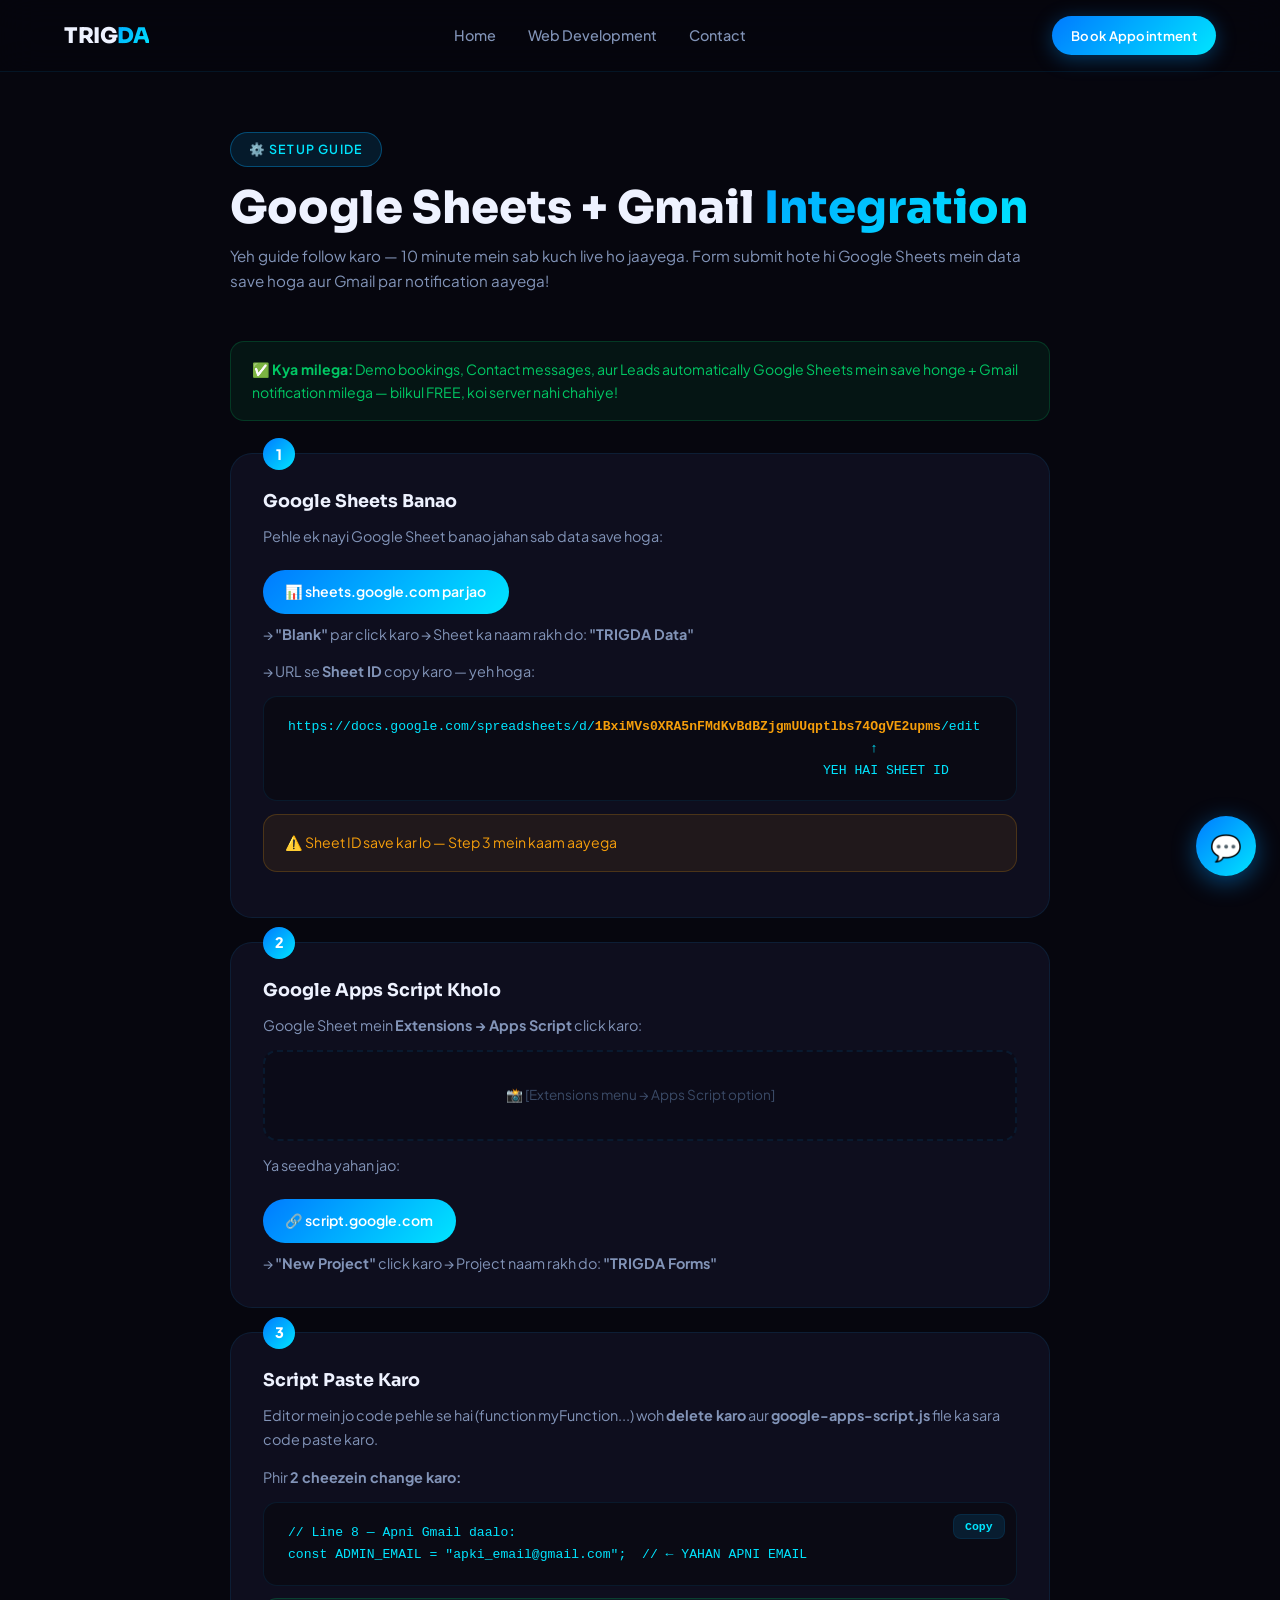
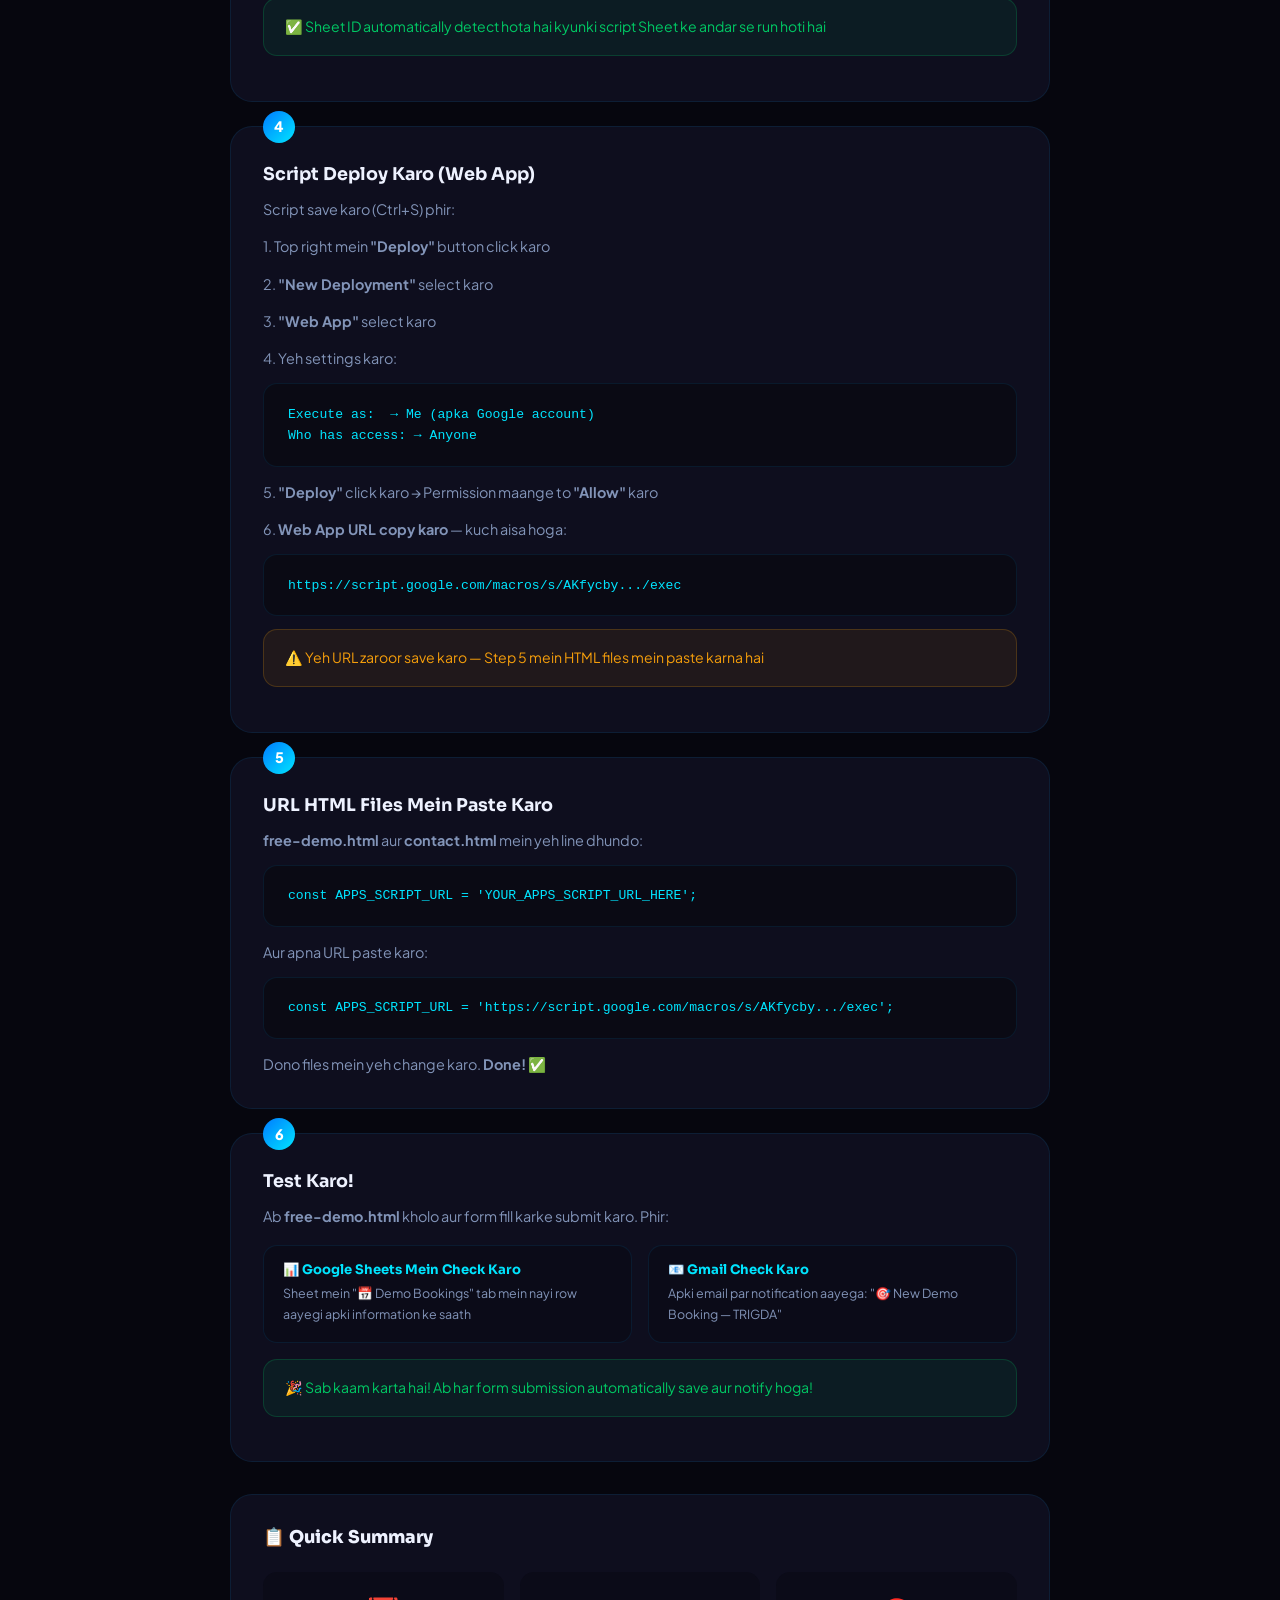
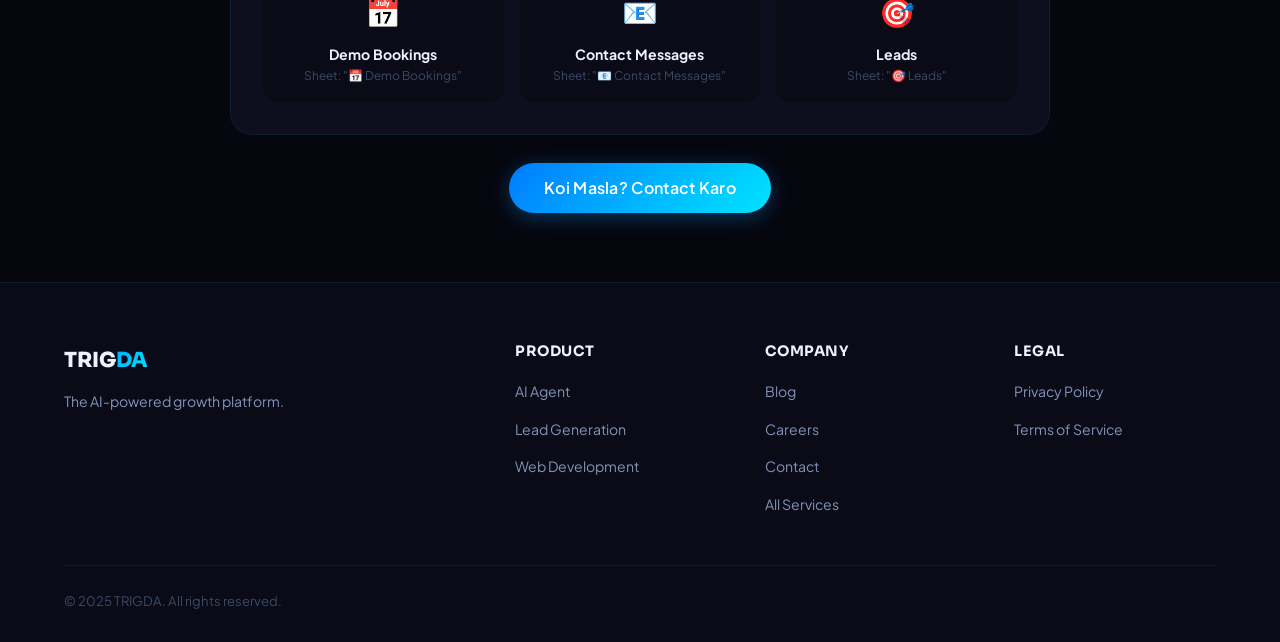
<file: setup-sheets.html>
<!DOCTYPE html>
<html lang="en">
<head>
<meta charset="UTF-8">
<meta name="viewport" content="width=device-width, initial-scale=1.0">
<title>Google Sheets Setup Guide — TRIGDA</title>
<meta name="robots" content="noindex, nofollow">
<link rel="icon" href="favicon.svg" type="image/svg+xml">
<link rel="stylesheet" href="styles.css">
<style>
.guide-wrap { max-width:820px; margin:0 auto; }
.step-box { background:var(--bg-card); border:1px solid var(--border); border-radius:var(--r-lg); padding:2rem; margin-bottom:1.5rem; position:relative; }
.step-box:hover { border-color:var(--border-hover); }
.step-num-badge { position:absolute; top:-16px; left:2rem; width:32px; height:32px; border-radius:50%; background:var(--btn-grad); display:flex; align-items:center; justify-content:center; font-weight:800; font-size:.9rem; color:#fff; }
.step-box h3 { font-size:1.1rem; font-weight:700; margin-bottom:.8rem; margin-top:.3rem; }
.step-box p { color:var(--text-secondary); font-size:.9rem; line-height:1.7; margin-bottom:.8rem; }
.step-box p:last-child { margin-bottom:0; }
.code-box { background:#0a0a14; border:1px solid var(--border); border-radius:var(--r-md); padding:1.2rem 1.5rem; font-family:'Courier New',monospace; font-size:.82rem; color:#00e5ff; overflow-x:auto; margin:.8rem 0; position:relative; white-space:pre-wrap; word-break:break-all; }
.copy-btn { position:absolute; top:.7rem; right:.7rem; background:var(--accent-dim); border:1px solid var(--border); color:var(--accent-cyan); font-size:.72rem; font-weight:700; padding:.3rem .7rem; border-radius:var(--r-sm); cursor:pointer; font-family:inherit; transition:.2s; }
.copy-btn:hover { background:var(--btn-grad); color:#fff; border-color:transparent; }
.highlight-box { background:rgba(0,200,100,0.08); border:1px solid rgba(0,200,100,0.2); border-radius:var(--r-md); padding:1rem 1.3rem; margin:.8rem 0; }
.highlight-box p { color:#00c864; font-size:.88rem; margin:0; }
.warning-box { background:rgba(245,158,11,0.08); border:1px solid rgba(245,158,11,0.2); border-radius:var(--r-md); padding:1rem 1.3rem; margin:.8rem 0; }
.warning-box p { color:#f59e0b; font-size:.88rem; margin:0; }
.img-placeholder { background:var(--bg-secondary); border:2px dashed var(--border); border-radius:var(--r-md); padding:2rem; text-align:center; color:var(--text-muted); font-size:.85rem; margin:.8rem 0; }
.link-btn { display:inline-flex; align-items:center; gap:.5rem; background:var(--btn-grad); color:#fff; padding:.65rem 1.4rem; border-radius:var(--r-xl); font-weight:600; font-size:.88rem; text-decoration:none; transition:.2s; margin:.5rem 0; }
.link-btn:hover { opacity:.9; transform:translateY(-2px); }
.result-preview { display:grid; grid-template-columns:1fr 1fr; gap:1rem; margin-top:1rem; }
.result-card { background:var(--bg-secondary); border:1px solid var(--border); border-radius:var(--r-md); padding:1rem 1.2rem; }
.result-card h4 { font-size:.82rem; font-weight:700; color:var(--accent-cyan); margin-bottom:.4rem; }
.result-card p { font-size:.78rem; color:var(--text-secondary); margin:0; }
@media(max-width:600px){ .result-preview{grid-template-columns:1fr;} }
</style>
</head>
<body>

<nav class="navbar" id="navbar">
  <a href="index.html" class="nav-logo">TRIG<span>DA</span></a>
  <div class="nav-links">
    <a href="index.html">Home</a>
    <a href="web-development.html">Web Development</a>
    <a href="contact.html">Contact</a>
  </div>
  <div class="nav-cta"><a href="free-demo.html" class="btn-primary btn-sm">Book Appointment</a></div>
  <div class="hamburger" onclick="toggleMenu()"><span></span><span></span><span></span></div>
</nav>
<div class="mobile-menu" id="mobileMenu">
  <a href="index.html">Home</a><a href="web-development.html">Web Development</a><a href="contact.html">Contact</a>
  <a href="free-demo.html" class="btn-primary" style="text-align:center;margin-top:.5rem;">Get Free Demo</a>
</div>

<section style="padding:calc(var(--nav-h) + 60px) 5% 80px;">
  <div class="container">
    <div class="guide-wrap">
      <div class="section-tag" style="margin-bottom:1rem;">⚙️ Setup Guide</div>
      <h1 class="section-title" style="margin-bottom:.5rem;">Google Sheets + Gmail <span class="highlight">Integration</span></h1>
      <p style="color:var(--text-secondary);margin-bottom:3rem;font-size:.95rem;">Yeh guide follow karo — 10 minute mein sab kuch live ho jaayega. Form submit hote hi Google Sheets mein data save hoga aur Gmail par notification aayega!</p>

      <div class="highlight-box" style="margin-bottom:2rem;">
        <p>✅ <strong>Kya milega:</strong> Demo bookings, Contact messages, aur Leads automatically Google Sheets mein save honge + Gmail notification milega — bilkul FREE, koi server nahi chahiye!</p>
      </div>

      <!-- STEP 1 -->
      <div class="step-box">
        <div class="step-num-badge">1</div>
        <h3>Google Sheets Banao</h3>
        <p>Pehle ek nayi Google Sheet banao jahan sab data save hoga:</p>
        <a href="https://sheets.google.com" target="_blank" class="link-btn">📊 sheets.google.com par jao</a>
        <p>→ <strong>"Blank"</strong> par click karo → Sheet ka naam rakh do: <strong>"TRIGDA Data"</strong></p>
        <p>→ URL se <strong>Sheet ID</strong> copy karo — yeh hoga:</p>
        <div class="code-box">https://docs.google.com/spreadsheets/d/<strong style="color:#f59e0b;">1BxiMVs0XRA5nFMdKvBdBZjgmUUqptlbs74OgVE2upms</strong>/edit
                                                                          ↑
                                                                    YEH HAI SHEET ID</div>
        <div class="warning-box"><p>⚠️ Sheet ID save kar lo — Step 3 mein kaam aayega</p></div>
      </div>

      <!-- STEP 2 -->
      <div class="step-box">
        <div class="step-num-badge">2</div>
        <h3>Google Apps Script Kholo</h3>
        <p>Google Sheet mein <strong>Extensions → Apps Script</strong> click karo:</p>
        <div class="img-placeholder">📸 [Extensions menu → Apps Script option]</div>
        <p>Ya seedha yahan jao:</p>
        <a href="https://script.google.com" target="_blank" class="link-btn">🔗 script.google.com</a>
        <p>→ <strong>"New Project"</strong> click karo → Project naam rakh do: <strong>"TRIGDA Forms"</strong></p>
      </div>

      <!-- STEP 3 -->
      <div class="step-box">
        <div class="step-num-badge">3</div>
        <h3>Script Paste Karo</h3>
        <p>Editor mein jo code pehle se hai (function myFunction...) woh <strong>delete karo</strong> aur <strong>google-apps-script.js</strong> file ka sara code paste karo.</p>
        <p>Phir <strong>2 cheezein change karo:</strong></p>
        <div class="code-box"><button class="copy-btn" onclick="copyCode(this)">Copy</button>// Line 8 — Apni Gmail daalo:
const ADMIN_EMAIL = "apki_email@gmail.com";  // ← YAHAN APNI EMAIL</div>
        <div class="highlight-box"><p>✅ Sheet ID automatically detect hota hai kyunki script Sheet ke andar se run hoti hai</p></div>
      </div>

      <!-- STEP 4 -->
      <div class="step-box">
        <div class="step-num-badge">4</div>
        <h3>Script Deploy Karo (Web App)</h3>
        <p>Script save karo (Ctrl+S) phir:</p>
        <p>1. Top right mein <strong>"Deploy"</strong> button click karo</p>
        <p>2. <strong>"New Deployment"</strong> select karo</p>
        <p>3. <strong>"Web App"</strong> select karo</p>
        <p>4. Yeh settings karo:</p>
        <div class="code-box">Execute as:  → Me (apka Google account)
Who has access: → Anyone</div>
        <p>5. <strong>"Deploy"</strong> click karo → Permission maange to <strong>"Allow"</strong> karo</p>
        <p>6. <strong>Web App URL copy karo</strong> — kuch aisa hoga:</p>
        <div class="code-box" id="scriptUrlBox">https://script.google.com/macros/s/AKfycby.../exec</div>
        <div class="warning-box"><p>⚠️ Yeh URL zaroor save karo — Step 5 mein HTML files mein paste karna hai</p></div>
      </div>

      <!-- STEP 5 -->
      <div class="step-box">
        <div class="step-num-badge">5</div>
        <h3>URL HTML Files Mein Paste Karo</h3>
        <p><strong>free-demo.html</strong> aur <strong>contact.html</strong> mein yeh line dhundo:</p>
        <div class="code-box">const APPS_SCRIPT_URL = 'YOUR_APPS_SCRIPT_URL_HERE';</div>
        <p>Aur apna URL paste karo:</p>
        <div class="code-box">const APPS_SCRIPT_URL = 'https://script.google.com/macros/s/AKfycby.../exec';</div>
        <p>Dono files mein yeh change karo. <strong>Done!</strong> ✅</p>
      </div>

      <!-- STEP 6 -->
      <div class="step-box">
        <div class="step-num-badge">6</div>
        <h3>Test Karo!</h3>
        <p>Ab <strong>free-demo.html</strong> kholo aur form fill karke submit karo. Phir:</p>
        <div class="result-preview">
          <div class="result-card">
            <h4>📊 Google Sheets Mein Check Karo</h4>
            <p>Sheet mein "📅 Demo Bookings" tab mein nayi row aayegi apki information ke saath</p>
          </div>
          <div class="result-card">
            <h4>📧 Gmail Check Karo</h4>
            <p>Apki email par notification aayega: "🎯 New Demo Booking — TRIGDA"</p>
          </div>
        </div>
        <div class="highlight-box" style="margin-top:1rem;"><p>🎉 Sab kaam karta hai! Ab har form submission automatically save aur notify hoga!</p></div>
      </div>

      <!-- Summary -->
      <div class="card" style="margin-top:2rem;padding:2rem;">
        <h3 style="font-size:1.1rem;font-weight:800;margin-bottom:1.5rem;">📋 Quick Summary</h3>
        <div class="result-preview" style="display:grid;grid-template-columns:1fr 1fr 1fr;gap:1rem;">
          <div style="text-align:center;padding:1rem;background:var(--bg-secondary);border-radius:var(--r-md);">
            <div style="font-size:1.8rem;margin-bottom:.5rem;">📅</div>
            <div style="font-weight:700;font-size:.88rem;">Demo Bookings</div>
            <div style="font-size:.75rem;color:var(--text-muted);">Sheet: "📅 Demo Bookings"</div>
          </div>
          <div style="text-align:center;padding:1rem;background:var(--bg-secondary);border-radius:var(--r-md);">
            <div style="font-size:1.8rem;margin-bottom:.5rem;">📧</div>
            <div style="font-weight:700;font-size:.88rem;">Contact Messages</div>
            <div style="font-size:.75rem;color:var(--text-muted);">Sheet: "📧 Contact Messages"</div>
          </div>
          <div style="text-align:center;padding:1rem;background:var(--bg-secondary);border-radius:var(--r-md);">
            <div style="font-size:1.8rem;margin-bottom:.5rem;">🎯</div>
            <div style="font-weight:700;font-size:.88rem;">Leads</div>
            <div style="font-size:.75rem;color:var(--text-muted);">Sheet: "🎯 Leads"</div>
          </div>
        </div>
      </div>

      <div style="text-align:center;margin-top:2.5rem;">
        <a href="contact.html" class="btn-primary btn-lg">Koi Masla? Contact Karo</a>
      </div>
    </div>
  </div>
</section>

<footer class="footer">
  <div class="container">
    <div class="footer-grid">
      <div><div class="footer-logo">TRIG<span>DA</span></div><p class="footer-desc">The AI-powered growth platform.</p></div>
      <div class="footer-col"><h4>Product</h4><ul><li><a href="ai-agent.html">AI Agent</a></li><li><a href="lead-generation.html">Lead Generation</a></li><li><a href="web-development.html">Web Development</a></li></ul></div>
      <div class="footer-col"><h4>Company</h4><ul><li><a href="blog.html">Blog</a></li><li><a href="careers.html">Careers</a></li><li><a href="contact.html">Contact</a></li><li><a href="services-overview.html">All Services</a></li></ul></div>
      <div class="footer-col"><h4>Legal</h4><ul><li><a href="privacy-policy.html">Privacy Policy</a></li><li><a href="terms-of-service.html">Terms of Service</a></li></ul></div>
    </div>
    <div class="footer-bottom"><p>© 2025 TRIGDA. All rights reserved.</p></div>
  </div>
</footer>

<script>
window.addEventListener('scroll',()=>{document.getElementById('navbar').style.background=window.scrollY>50?'rgba(6,6,14,0.98)':'rgba(6,6,14,0.85)';});
function toggleMenu(){document.getElementById('mobileMenu').classList.toggle('open');}
function copyCode(btn){ const code=btn.parentElement.textContent.replace('Copy','').trim(); navigator.clipboard.writeText(code); btn.textContent='Copied!'; setTimeout(()=>btn.textContent='Copy',2000); }
</script>
<!-- Floating AI Chat Widget -->
<button class="chat-widget-launcher" id="chatWidgetLauncher" aria-label="Open TRIGDA AI Assistant" aria-expanded="false">💬</button>
<div class="chat-widget-panel" id="chatWidgetPanel">
  <div class="chat-widget-header">
    <div>
      <div class="chat-widget-header-title">TRIGDA AI Assistant</div>
      <div class="chat-widget-header-sub"><span style="width:6px;height:6px;background:#00c864;border-radius:50%;display:inline-block;box-shadow:0 0 6px #00c864;"></span> Online — powered by Gemini</div>
    </div>
    <button class="chat-widget-close" id="chatWidgetClose" aria-label="Close chat">✕</button>
  </div>
  <div class="chat-widget-body">
    <div class="chat-messages" id="chatMessages">
      <div class="chat-msg">
        <div class="chat-avatar ai">AI</div>
        <div class="chat-bubble ai-bubble">Hey! 👋 I'm TRIGDA's intelligent assistant. Ask me anything about our services, process, or booking an appointment!</div>
      </div>
    </div>
    <div class="chat-msg typing-indicator" id="typingIndicator">
      <div class="chat-avatar ai">AI</div>
      <div class="chat-bubble ai-bubble"><span></span><span></span><span></span></div>
    </div>
  </div>
  <div class="chat-widget-footer">
    <div class="chat-msg-counter">Messages used: <span id="msgCount">0</span>/10</div>
    <div class="chat-bar">
      <input class="chat-input-field" id="chatInput" placeholder="Ask about services, process..." onkeydown="if(event.key==='Enter')sendMessage()">
      <button class="btn-primary btn-sm" onclick="sendMessage()" id="sendBtn">Send</button>
    </div>
  </div>
</div>

<!-- CHAT LIMIT POPUP -->
<div class="chat-limit-overlay" id="chatLimitOverlay">
  <div class="chat-limit-box">
    <span class="limit-icon">🚀</span>
    <h3>Free Message Limit Reached!</h3>
    <p>You've used your 10 free messages. Your limit will reset in <strong id="timeLeftDisplay" style="color:var(--accent-cyan);">12h 0m</strong>. Or book a free appointment to get personalized answers from our team!</p>
    <a href="free-demo.html" class="btn-primary btn-lg" style="display:block;width:100%;text-align:center;margin-bottom:.8rem;">
      📅 Book Appointment
    </a>
    <button onclick="document.getElementById('chatLimitOverlay').classList.remove('show')"
      style="background:none;border:none;color:var(--text-muted);font-size:.82rem;cursor:pointer;font-family:inherit;">
      Maybe later
    </button>
  </div>
</div>
<script src="chatbot-widget.js"></script>

</body>
</html>
</file>
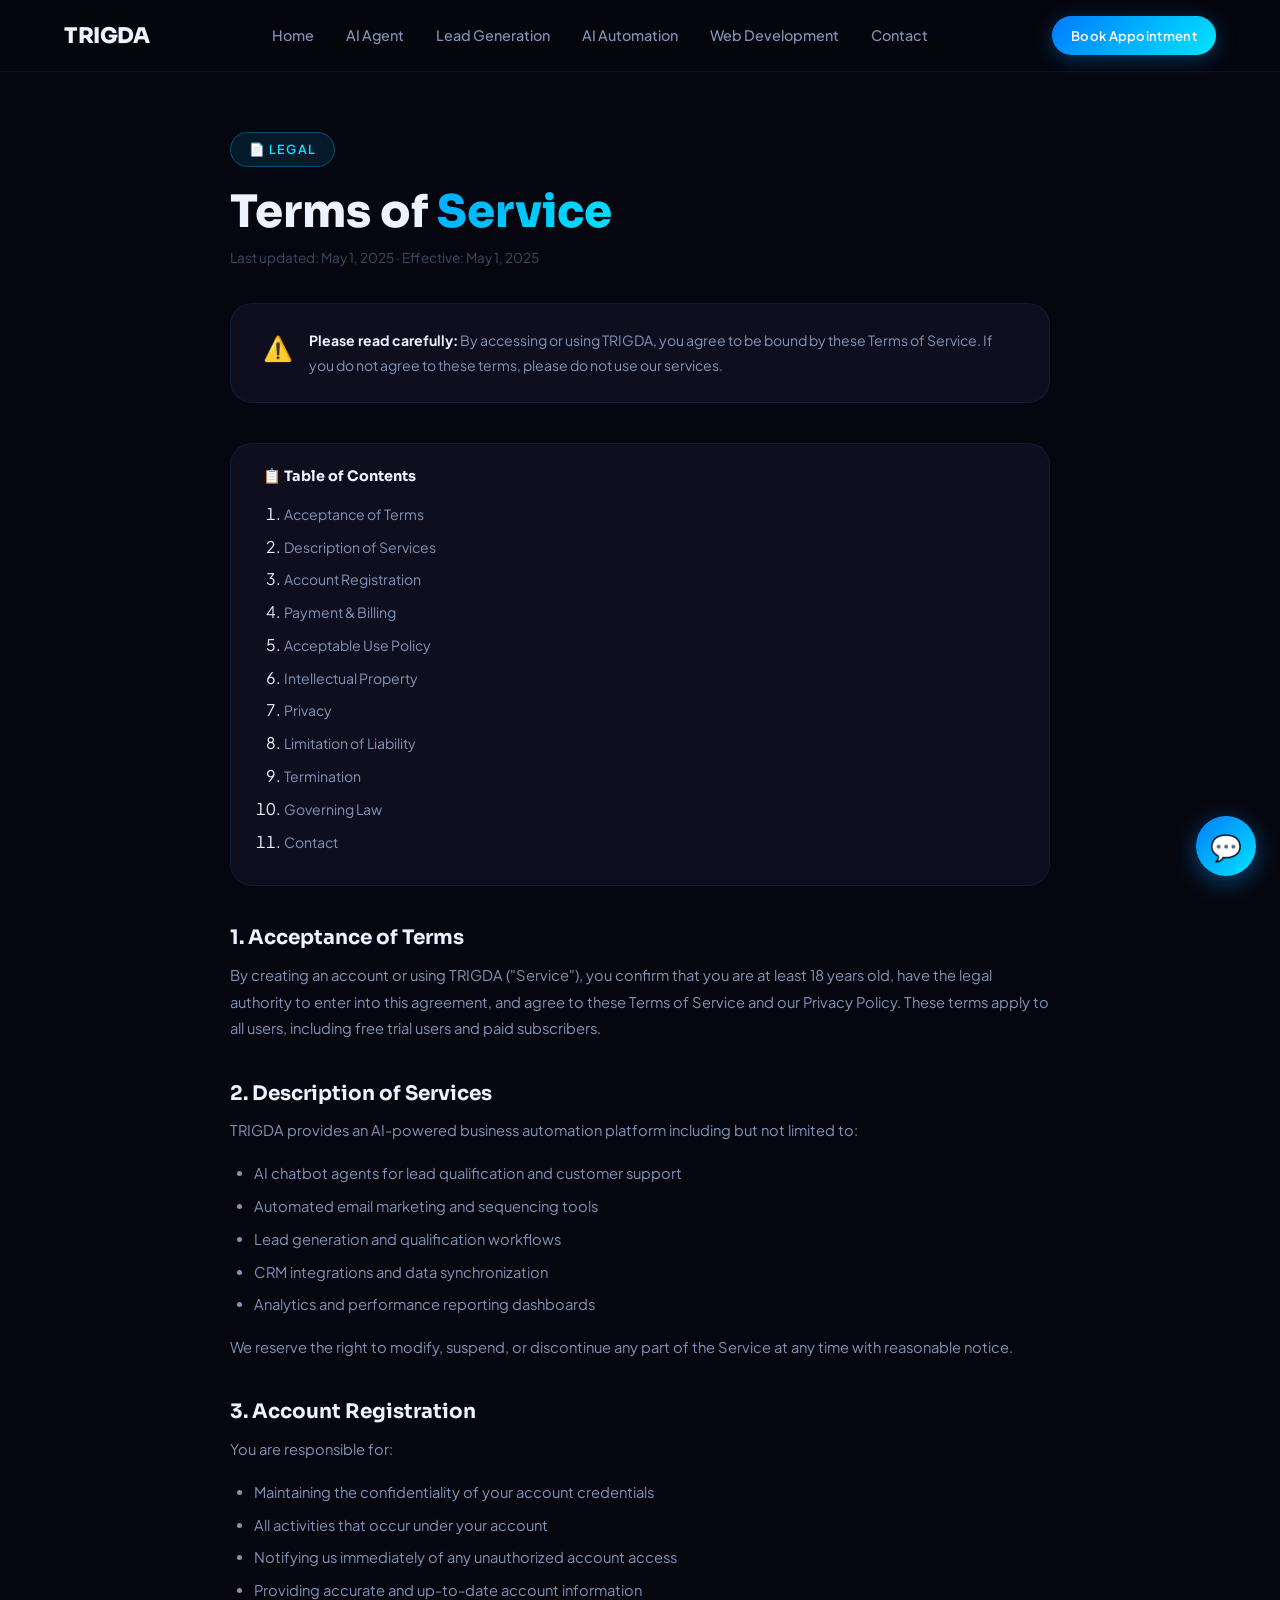
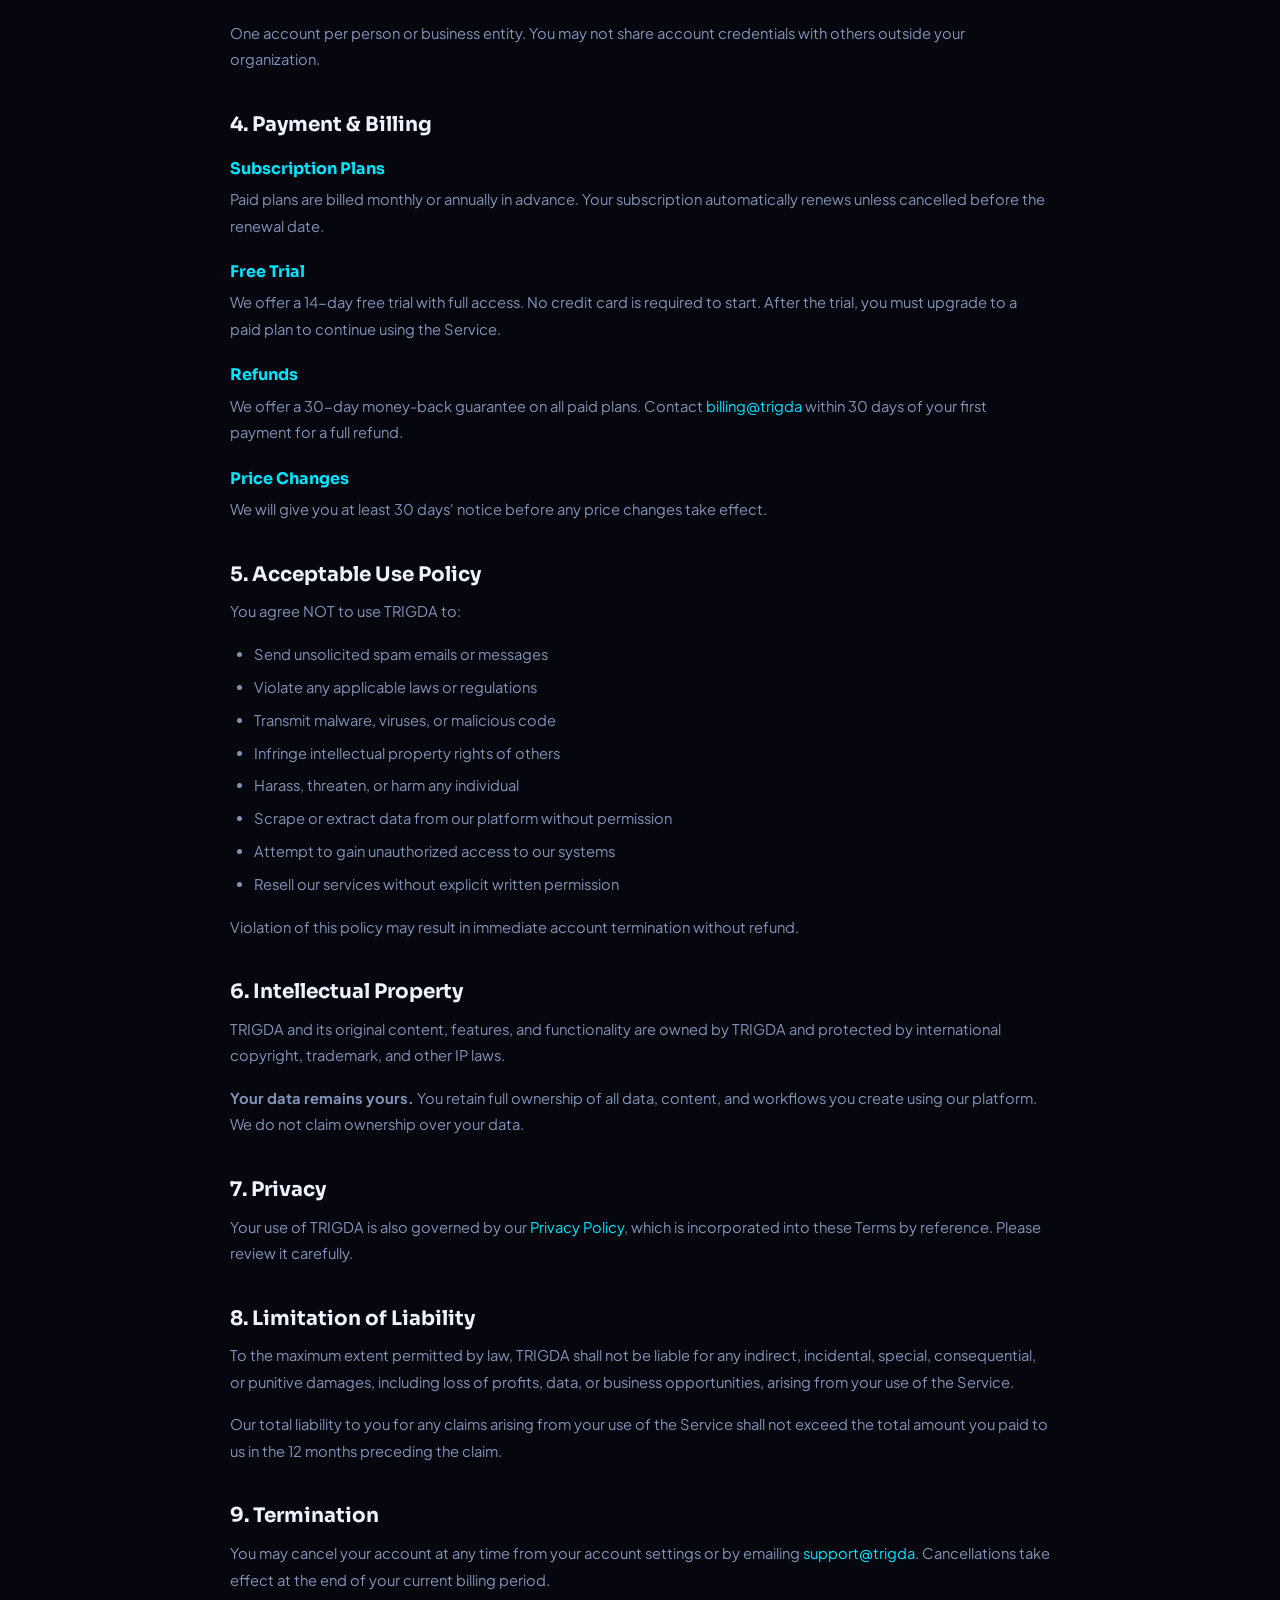
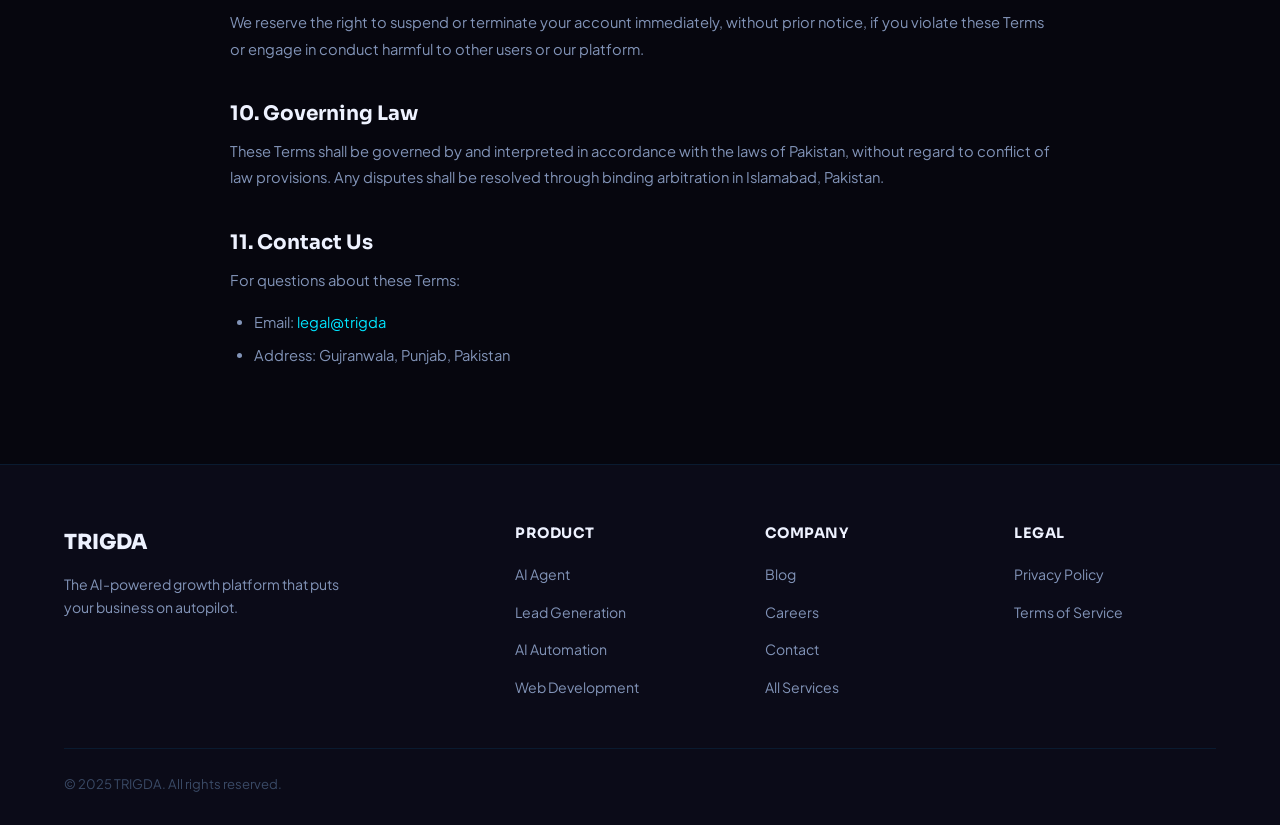
<file: terms-of-service.html>
<!DOCTYPE html>
<html lang="en">
<head>
<meta charset="UTF-8">
<meta name="viewport" content="width=device-width, initial-scale=1.0">
<title>Terms of Service — TRIGDA</title>
<meta name="description" content="Terms governing the use of TRIGDA's services and website.">
<meta name="keywords" content="TRIGDA terms of service">
<link rel="canonical" href="https://trigda.online/terms-of-service.html">
<meta property="og:title" content="Terms of Service — TRIGDA">
<meta property="og:description" content="Terms governing the use of TRIGDA's services and website.">
<meta property="og:type" content="website">
<link rel="icon" href="favicon.svg" type="image/svg+xml">
<link rel="stylesheet" href="styles.css">
<style>
.legal-content { max-width:820px; margin:0 auto; }
.legal-content h2 { font-size:1.25rem; font-weight:700; margin:2.5rem 0 .8rem; color:var(--text-primary); }
.legal-content h3 { font-size:1rem; font-weight:700; margin:1.5rem 0 .5rem; color:var(--accent-cyan); }
.legal-content p { color:var(--text-secondary); font-size:.92rem; line-height:1.8; margin-bottom:1rem; }
.legal-content ul { color:var(--text-secondary); font-size:.92rem; line-height:1.8; padding-left:1.5rem; margin-bottom:1rem; }
.legal-content ul li { margin-bottom:.4rem; }
.legal-content a { color:var(--accent-cyan); }
.legal-header-box { background:var(--bg-card); border:1px solid var(--border); border-radius:var(--r-lg); padding:1.5rem 2rem; margin-bottom:2.5rem; display:flex; gap:1rem; align-items:flex-start; }
.toc { background:var(--bg-card); border:1px solid var(--border); border-radius:var(--r-lg); padding:1.5rem 2rem; margin-bottom:2.5rem; }
.toc h4 { font-size:.9rem; font-weight:700; margin-bottom:1rem; color:var(--text-primary); }
.toc ol { padding-left:1.3rem; }
.toc ol li { margin-bottom:.4rem; }
.toc ol li a { color:var(--text-secondary); font-size:.88rem; transition:color .2s; }
.toc ol li a:hover { color:var(--accent-cyan); }
</style>
</head>
<body>
<nav class="navbar" id="navbar">
  <a href="index.html" class="nav-logo">TRIGDA</a>
  <div class="nav-links">
    <a href="index.html">Home</a>
    <a href="ai-agent.html">AI Agent</a>
    <a href="lead-generation.html">Lead Generation</a>
    <a href="ai-automation.html">AI Automation</a>
    <a href="web-development.html">Web Development</a>
    <a href="contact.html">Contact</a>
  </div>
  <div class="nav-cta"><a href="free-demo.html" class="btn-primary btn-sm">Book Appointment</a></div>
  <div class="hamburger" onclick="toggleMenu()"><span></span><span></span><span></span></div>
</nav>
<div class="mobile-menu" id="mobileMenu">
  <a href="index.html">Home</a><a href="ai-agent.html">AI Agent</a>
  <a href="lead-generation.html">Lead Generation</a><a href="ai-automation.html">AI Automation</a>
  <a href="web-development.html">Web Development</a><a href="contact.html">Contact</a>
  <a href="free-demo.html" class="btn-primary" style="text-align:center;margin-top:.5rem;">Book Appointment</a>
</div>

<section style="padding:calc(var(--nav-h) + 60px) 5% 80px;">
  <div class="container">
    <div class="legal-content">
      <div class="section-tag" style="margin-bottom:1.2rem;">📄 Legal</div>
      <h1 class="section-title" style="margin-bottom:.5rem;">Terms of <span class="highlight">Service</span></h1>
      <p style="color:var(--text-muted);font-size:.85rem;margin-bottom:2rem;">Last updated: May 1, 2025 · Effective: May 1, 2025</p>

      <div class="legal-header-box">
        <div style="font-size:1.5rem;">⚠️</div>
        <div><p style="margin:0;font-size:.88rem;"><strong style="color:var(--text-primary);">Please read carefully:</strong> By accessing or using TRIGDA, you agree to be bound by these Terms of Service. If you do not agree to these terms, please do not use our services.</p></div>
      </div>

      <div class="toc">
        <h4>📋 Table of Contents</h4>
        <ol>
          <li><a href="#acceptance">Acceptance of Terms</a></li>
          <li><a href="#services">Description of Services</a></li>
          <li><a href="#account">Account Registration</a></li>
          <li><a href="#payment">Payment & Billing</a></li>
          <li><a href="#acceptable">Acceptable Use Policy</a></li>
          <li><a href="#ip">Intellectual Property</a></li>
          <li><a href="#privacy-tos">Privacy</a></li>
          <li><a href="#limitation">Limitation of Liability</a></li>
          <li><a href="#termination">Termination</a></li>
          <li><a href="#governing">Governing Law</a></li>
          <li><a href="#contact-tos">Contact</a></li>
        </ol>
      </div>

      <h2 id="acceptance">1. Acceptance of Terms</h2>
      <p>By creating an account or using TRIGDA ("Service"), you confirm that you are at least 18 years old, have the legal authority to enter into this agreement, and agree to these Terms of Service and our Privacy Policy. These terms apply to all users, including free trial users and paid subscribers.</p>

      <h2 id="services">2. Description of Services</h2>
      <p>TRIGDA provides an AI-powered business automation platform including but not limited to:</p>
      <ul>
        <li>AI chatbot agents for lead qualification and customer support</li>
        <li>Automated email marketing and sequencing tools</li>
        <li>Lead generation and qualification workflows</li>
        <li>CRM integrations and data synchronization</li>
        <li>Analytics and performance reporting dashboards</li>
      </ul>
      <p>We reserve the right to modify, suspend, or discontinue any part of the Service at any time with reasonable notice.</p>

      <h2 id="account">3. Account Registration</h2>
      <p>You are responsible for:</p>
      <ul>
        <li>Maintaining the confidentiality of your account credentials</li>
        <li>All activities that occur under your account</li>
        <li>Notifying us immediately of any unauthorized account access</li>
        <li>Providing accurate and up-to-date account information</li>
      </ul>
      <p>One account per person or business entity. You may not share account credentials with others outside your organization.</p>

      <h2 id="payment">4. Payment & Billing</h2>
      <h3>Subscription Plans</h3>
      <p>Paid plans are billed monthly or annually in advance. Your subscription automatically renews unless cancelled before the renewal date.</p>
      <h3>Free Trial</h3>
      <p>We offer a 14-day free trial with full access. No credit card is required to start. After the trial, you must upgrade to a paid plan to continue using the Service.</p>
      <h3>Refunds</h3>
      <p>We offer a 30-day money-back guarantee on all paid plans. Contact <a href="mailto:billing@trigda">billing@trigda</a> within 30 days of your first payment for a full refund.</p>
      <h3>Price Changes</h3>
      <p>We will give you at least 30 days' notice before any price changes take effect.</p>

      <h2 id="acceptable">5. Acceptable Use Policy</h2>
      <p>You agree NOT to use TRIGDA to:</p>
      <ul>
        <li>Send unsolicited spam emails or messages</li>
        <li>Violate any applicable laws or regulations</li>
        <li>Transmit malware, viruses, or malicious code</li>
        <li>Infringe intellectual property rights of others</li>
        <li>Harass, threaten, or harm any individual</li>
        <li>Scrape or extract data from our platform without permission</li>
        <li>Attempt to gain unauthorized access to our systems</li>
        <li>Resell our services without explicit written permission</li>
      </ul>
      <p>Violation of this policy may result in immediate account termination without refund.</p>

      <h2 id="ip">6. Intellectual Property</h2>
      <p>TRIGDA and its original content, features, and functionality are owned by TRIGDA and protected by international copyright, trademark, and other IP laws.</p>
      <p><strong>Your data remains yours.</strong> You retain full ownership of all data, content, and workflows you create using our platform. We do not claim ownership over your data.</p>

      <h2 id="privacy-tos">7. Privacy</h2>
      <p>Your use of TRIGDA is also governed by our <a href="privacy-policy.html">Privacy Policy</a>, which is incorporated into these Terms by reference. Please review it carefully.</p>

      <h2 id="limitation">8. Limitation of Liability</h2>
      <p>To the maximum extent permitted by law, TRIGDA shall not be liable for any indirect, incidental, special, consequential, or punitive damages, including loss of profits, data, or business opportunities, arising from your use of the Service.</p>
      <p>Our total liability to you for any claims arising from your use of the Service shall not exceed the total amount you paid to us in the 12 months preceding the claim.</p>

      <h2 id="termination">9. Termination</h2>
      <p>You may cancel your account at any time from your account settings or by emailing <a href="mailto:support@trigda">support@trigda</a>. Cancellations take effect at the end of your current billing period.</p>
      <p>We reserve the right to suspend or terminate your account immediately, without prior notice, if you violate these Terms or engage in conduct harmful to other users or our platform.</p>

      <h2 id="governing">10. Governing Law</h2>
      <p>These Terms shall be governed by and interpreted in accordance with the laws of Pakistan, without regard to conflict of law provisions. Any disputes shall be resolved through binding arbitration in Islamabad, Pakistan.</p>

      <h2 id="contact-tos">11. Contact Us</h2>
      <p>For questions about these Terms:</p>
      <ul>
        <li>Email: <a href="mailto:legal@trigda">legal@trigda</a></li>
        <li>Address: Gujranwala, Punjab, Pakistan</li>
      </ul>
    </div>
  </div>
</section>

<footer class="footer">
  <div class="container">
    <div class="footer-grid">
      <div><div class="footer-logo">TRIGDA</div><p class="footer-desc">The AI-powered growth platform that puts your business on autopilot.</p></div>
      <div class="footer-col"><h4>Product</h4><ul><li><a href="ai-agent.html">AI Agent</a></li><li><a href="lead-generation.html">Lead Generation</a></li><li><a href="ai-automation.html">AI Automation</a></li><li><a href="web-development.html">Web Development</a></li></ul></div>
      <div class="footer-col"><h4>Company</h4><ul><li><a href="blog.html">Blog</a></li><li><a href="careers.html">Careers</a></li><li><a href="contact.html">Contact</a></li><li><a href="services-overview.html">All Services</a></li></ul></div>
      <div class="footer-col"><h4>Legal</h4><ul><li><a href="privacy-policy.html">Privacy Policy</a></li><li><a href="terms-of-service.html">Terms of Service</a></li></ul></div>
    </div>
    <div class="footer-bottom"><p>© 2025 TRIGDA. All rights reserved.</p></div>
  </div>
</footer>
<script>
window.addEventListener('scroll',()=>{document.getElementById('navbar').style.background=window.scrollY>50?'rgba(6,6,14,0.98)':'rgba(6,6,14,0.85)';});
function toggleMenu(){document.getElementById('mobileMenu').classList.toggle('open');}
</script>
<!-- Floating AI Chat Widget -->
<button class="chat-widget-launcher" id="chatWidgetLauncher" aria-label="Open TRIGDA AI Assistant" aria-expanded="false">💬</button>
<div class="chat-widget-panel" id="chatWidgetPanel">
  <div class="chat-widget-header">
    <div>
      <div class="chat-widget-header-title">TRIGDA AI Assistant</div>
      <div class="chat-widget-header-sub"><span style="width:6px;height:6px;background:#00c864;border-radius:50%;display:inline-block;box-shadow:0 0 6px #00c864;"></span> Online — powered by Gemini</div>
    </div>
    <button class="chat-widget-close" id="chatWidgetClose" aria-label="Close chat">✕</button>
  </div>
  <div class="chat-widget-body">
    <div class="chat-messages" id="chatMessages">
      <div class="chat-msg">
        <div class="chat-avatar ai">AI</div>
        <div class="chat-bubble ai-bubble">Hey! 👋 I'm TRIGDA's intelligent assistant. Ask me anything about our services, process, or booking an appointment!</div>
      </div>
    </div>
    <div class="chat-msg typing-indicator" id="typingIndicator">
      <div class="chat-avatar ai">AI</div>
      <div class="chat-bubble ai-bubble"><span></span><span></span><span></span></div>
    </div>
  </div>
  <div class="chat-widget-footer">
    <div class="chat-msg-counter">Messages used: <span id="msgCount">0</span>/10</div>
    <div class="chat-bar">
      <input class="chat-input-field" id="chatInput" placeholder="Ask about services, process..." onkeydown="if(event.key==='Enter')sendMessage()">
      <button class="btn-primary btn-sm" onclick="sendMessage()" id="sendBtn">Send</button>
    </div>
  </div>
</div>

<!-- CHAT LIMIT POPUP -->
<div class="chat-limit-overlay" id="chatLimitOverlay">
  <div class="chat-limit-box">
    <span class="limit-icon">🚀</span>
    <h3>Free Message Limit Reached!</h3>
    <p>You've used your 10 free messages. Your limit will reset in <strong id="timeLeftDisplay" style="color:var(--accent-cyan);">12h 0m</strong>. Or book a free appointment to get personalized answers from our team!</p>
    <a href="free-demo.html" class="btn-primary btn-lg" style="display:block;width:100%;text-align:center;margin-bottom:.8rem;">
      📅 Book Appointment
    </a>
    <button onclick="document.getElementById('chatLimitOverlay').classList.remove('show')"
      style="background:none;border:none;color:var(--text-muted);font-size:.82rem;cursor:pointer;font-family:inherit;">
      Maybe later
    </button>
  </div>
</div>
<script src="chatbot-widget.js"></script>

</body>
</html>
</file>
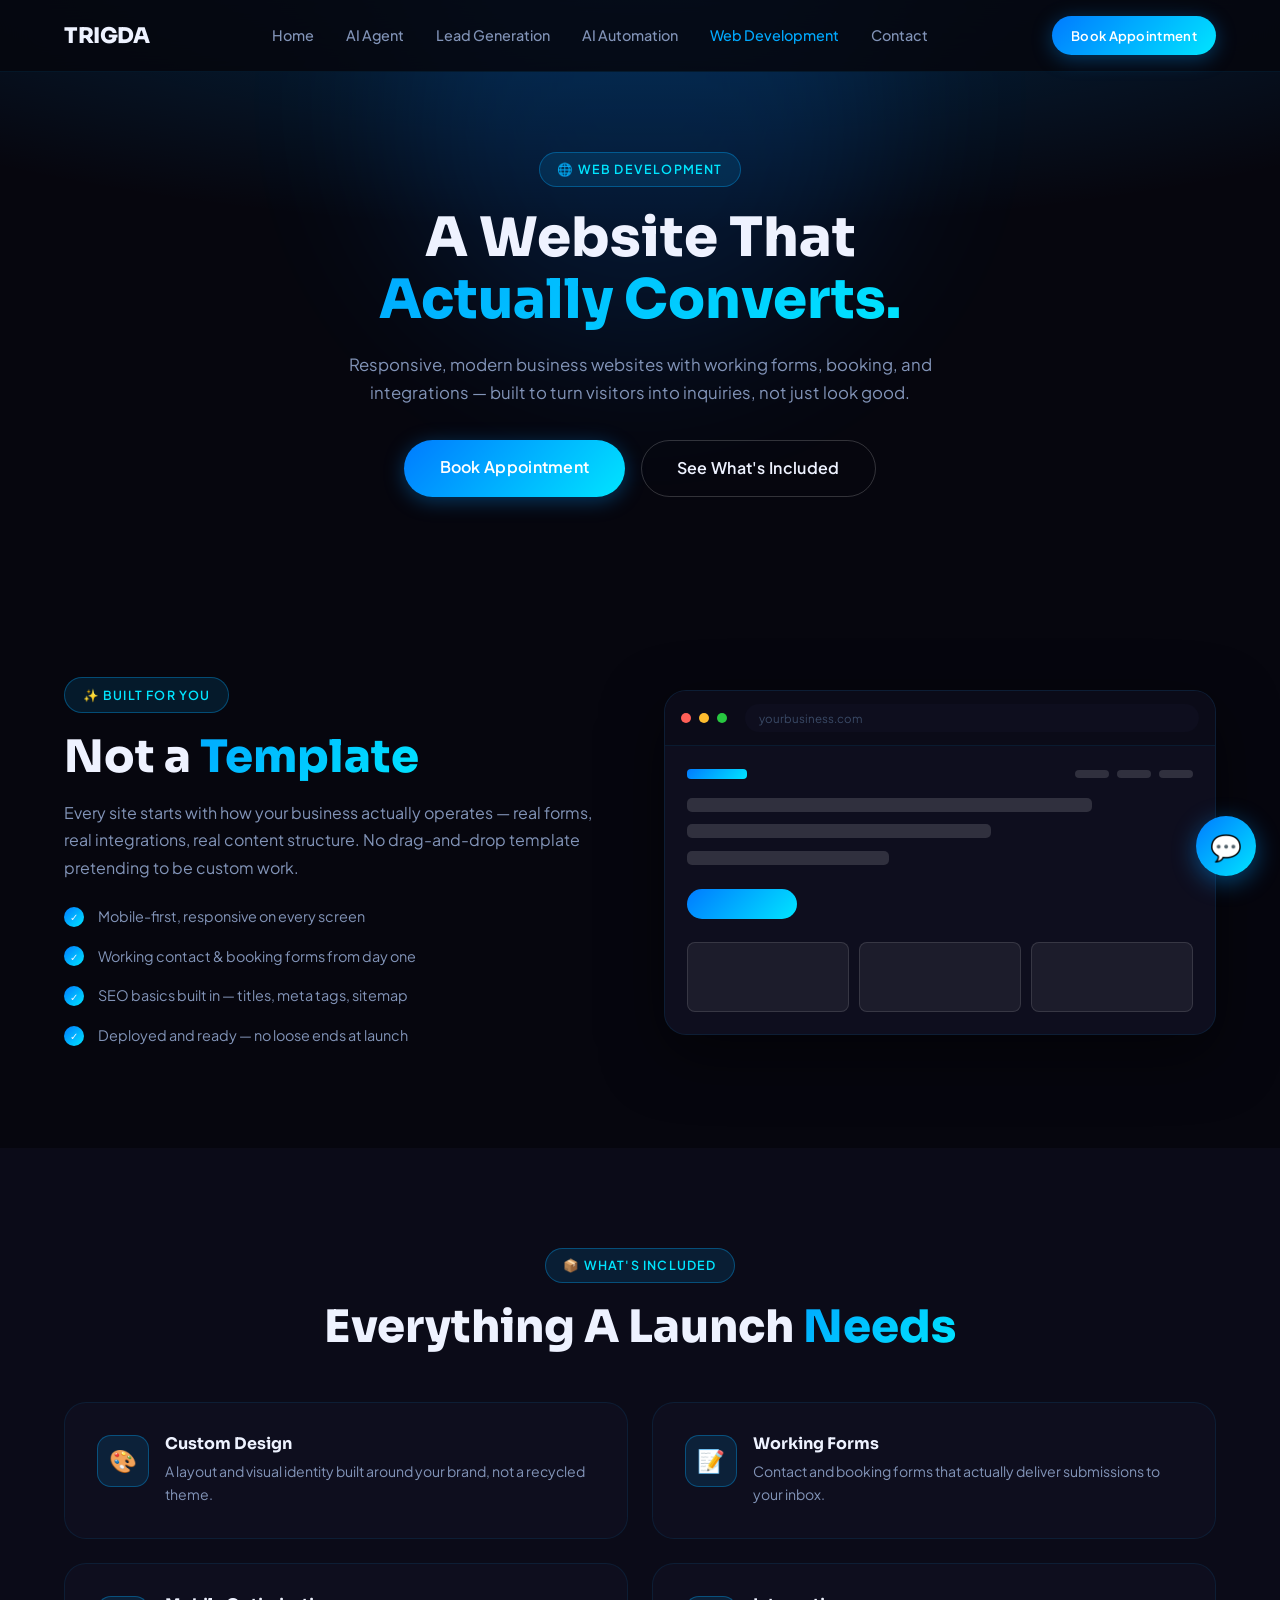
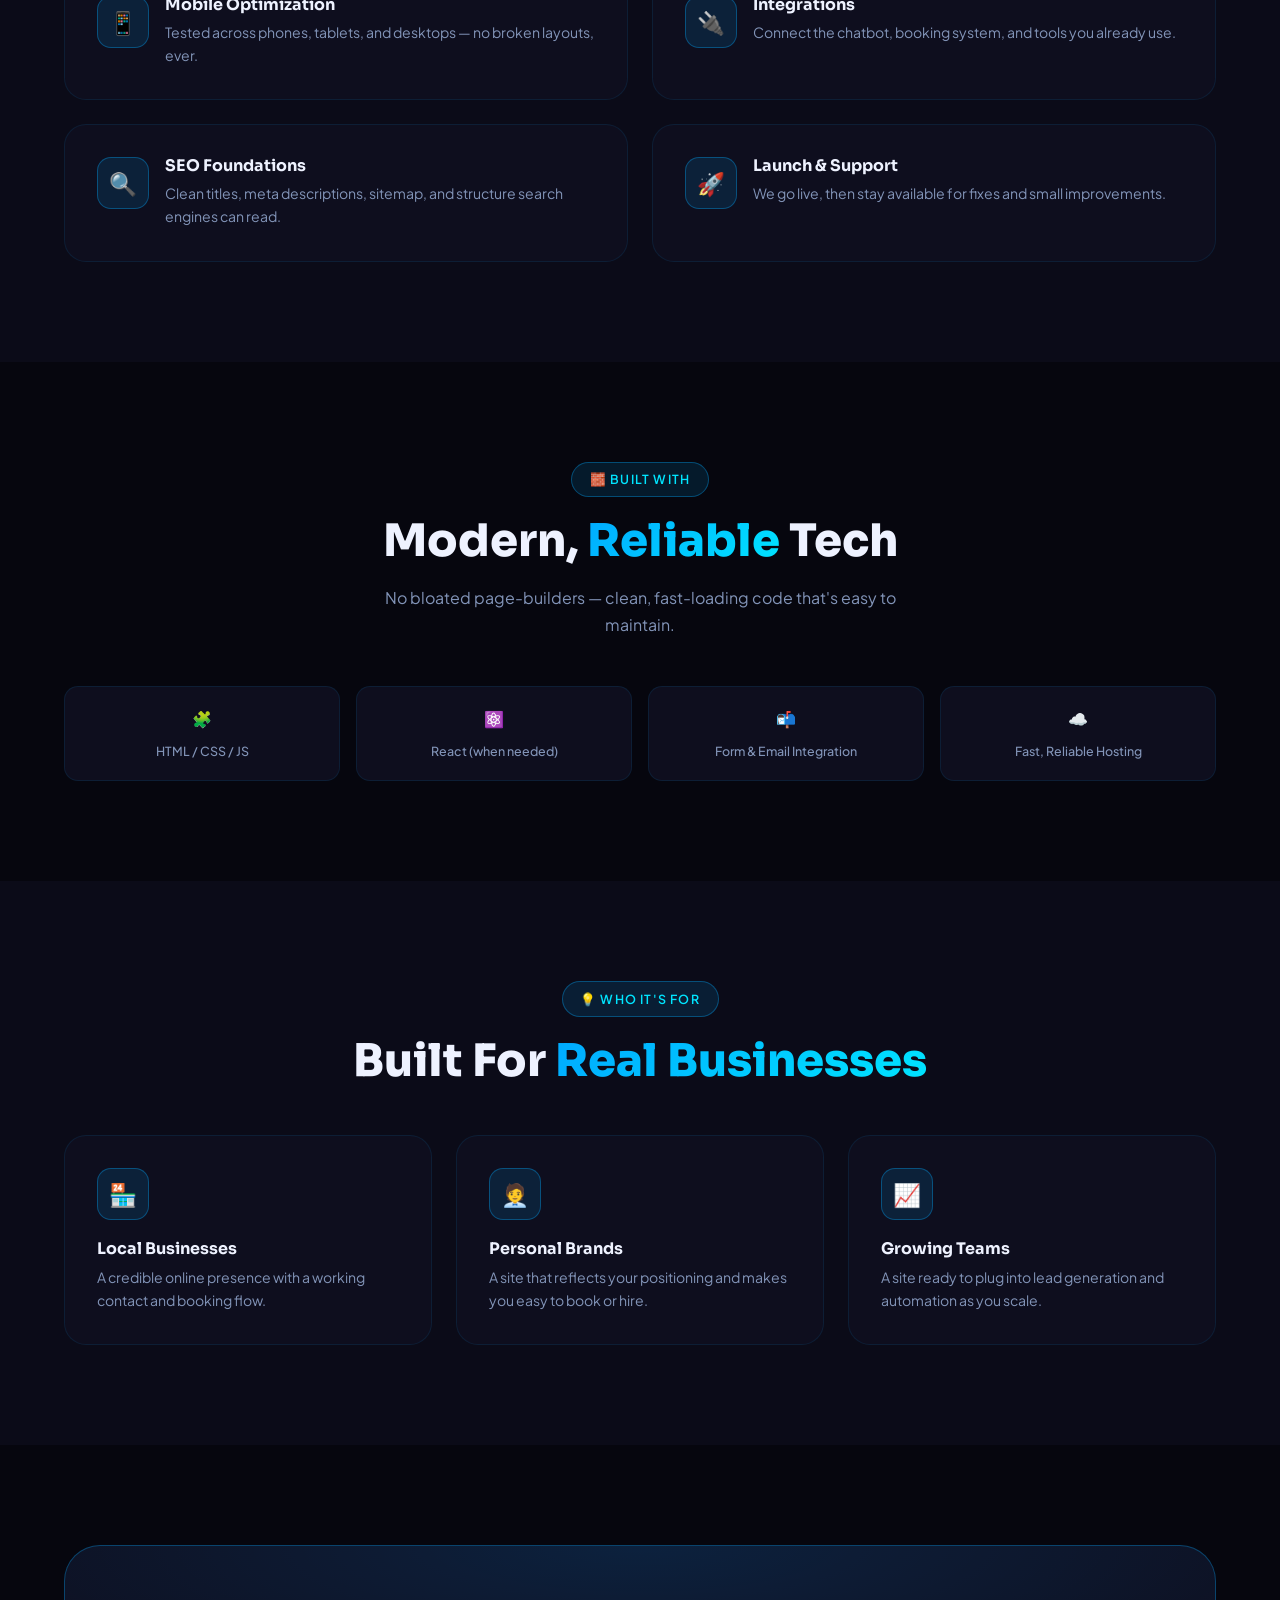
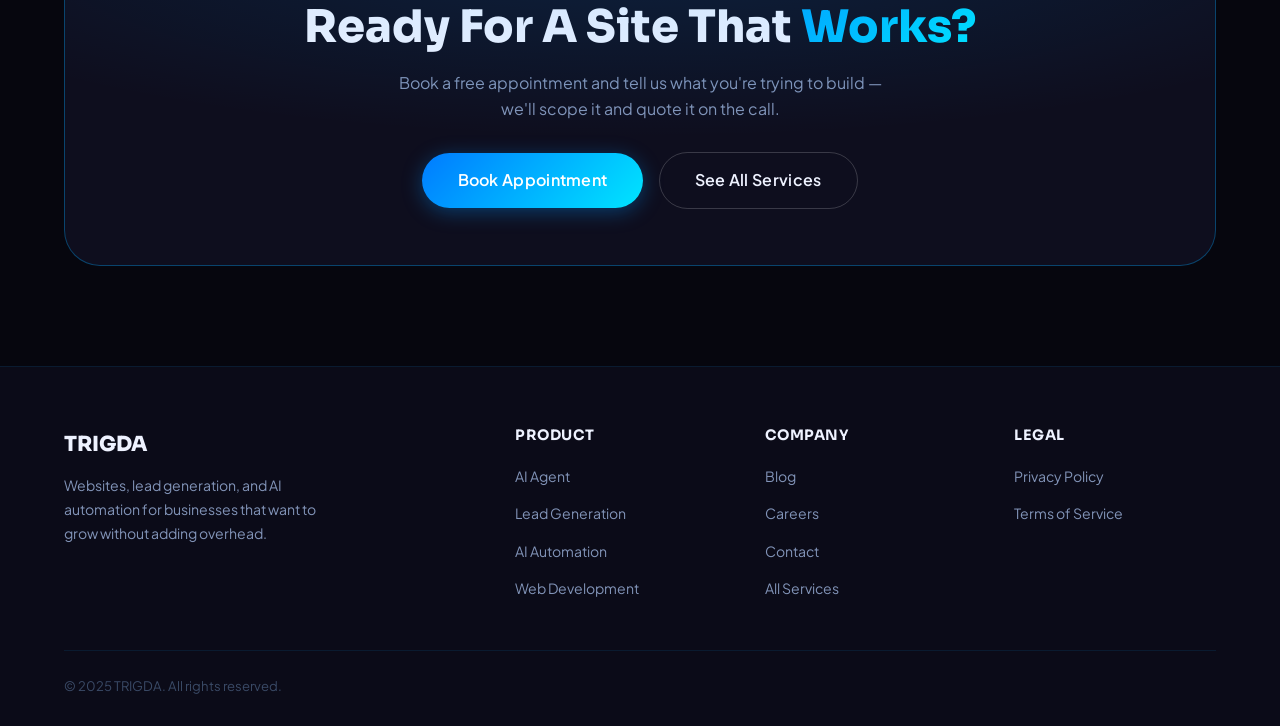
<file: web-development.html>
<!DOCTYPE html>
<html lang="en">
<head>
<meta charset="UTF-8">
<meta name="viewport" content="width=device-width, initial-scale=1.0">
<title>Web Development — TRIGDA | Modern Business Websites</title>
<meta name="description" content="TRIGDA builds responsive, modern business websites with working forms, booking systems, and integrations — designed to convert visitors into leads.">
<meta name="keywords" content="web development Pakistan, business website design Gujranwala, responsive website development, website with booking form, custom website design">
<link rel="canonical" href="https://trigda.online/web-development.html">
<meta property="og:title" content="Web Development — TRIGDA">
<meta property="og:description" content="Responsive, modern business websites built to convert — with working forms, booking, and integrations.">
<meta property="og:type" content="website">
<link rel="icon" href="favicon.svg" type="image/svg+xml">
<link rel="stylesheet" href="styles.css">
<style>
.browser-mockup {
  background:var(--bg-card); border:1px solid var(--border);
  border-radius:var(--r-lg); overflow:hidden;
  box-shadow:0 20px 60px rgba(0,0,0,0.5);
}
.browser-bar { display:flex; align-items:center; gap:.5rem; padding:.8rem 1rem; background:var(--bg-secondary); border-bottom:1px solid var(--border); }
.browser-dot { width:10px; height:10px; border-radius:50%; }
.browser-dot:nth-child(1){background:#ff5f57} .browser-dot:nth-child(2){background:#febc2e} .browser-dot:nth-child(3){background:#28c840}
.browser-url { flex:1; margin-left:.6rem; background:var(--bg-card); border-radius:var(--r-xl); padding:.3rem .9rem; font-size:.72rem; color:var(--text-muted); }
.browser-body { padding:1.4rem; display:flex; flex-direction:column; gap:.8rem; }
.mock-nav { display:flex; justify-content:space-between; align-items:center; margin-bottom:.4rem; }
.mock-logo { width:60px; height:10px; border-radius:4px; background:var(--btn-grad); }
.mock-links { display:flex; gap:.5rem; }
.mock-link { width:34px; height:8px; border-radius:4px; background:rgba(255,255,255,0.14); }
.mock-hero-line { height:14px; border-radius:5px; background:rgba(255,255,255,0.14); }
.mock-hero-line.w80{width:80%;} .mock-hero-line.w60{width:60%;} .mock-hero-line.w40{width:40%;}
.mock-btn { width:110px; height:30px; border-radius:var(--r-xl); background:var(--btn-grad); margin-top:.4rem; }
.mock-cards { display:grid; grid-template-columns:repeat(3,1fr); gap:.6rem; margin-top:.6rem; }
.mock-card { background:rgba(255,255,255,0.06); border:1px solid rgba(255,255,255,0.12); border-radius:var(--r-sm); padding:.7rem; height:70px; }

.wd-includes { display:grid; grid-template-columns:repeat(2,1fr); gap:1.5rem; }
.wd-stack { display:grid; grid-template-columns:repeat(4,1fr); gap:1rem; }
.stack-pill { display:flex; flex-direction:column; align-items:center; gap:.5rem; padding:1.2rem .8rem; background:var(--bg-card); border:1px solid var(--border); border-radius:var(--r-md); text-align:center; transition:.25s; }
.stack-pill:hover { border-color:var(--border-hover); transform:translateY(-3px); }
.stack-pill span { font-size:.78rem; color:var(--text-secondary); font-weight:500; }

@media(max-width:900px){ .wd-includes{grid-template-columns:1fr;} .wd-stack{grid-template-columns:repeat(2,1fr);} .mock-cards{grid-template-columns:1fr;} }
@media(max-width:900px){ .wd-hero-grid{grid-template-columns:1fr !important;} }
</style>
</head>
<body>

<nav class="navbar" id="navbar">
  <a href="index.html" class="nav-logo">TRIGDA</a>
  <div class="nav-links">
    <a href="index.html">Home</a>
    <a href="ai-agent.html">AI Agent</a>
    <a href="lead-generation.html">Lead Generation</a>
    <a href="ai-automation.html">AI Automation</a>
    <a href="web-development.html" class="active">Web Development</a>
    <a href="contact.html">Contact</a>
  </div>
  <div class="nav-cta"><a href="free-demo.html" class="btn-primary btn-sm">Book Appointment</a></div>
  <div class="hamburger" onclick="toggleMenu()"><span></span><span></span><span></span></div>
</nav>
<div class="mobile-menu" id="mobileMenu">
  <a href="index.html">Home</a><a href="ai-agent.html">AI Agent</a>
  <a href="lead-generation.html">Lead Generation</a><a href="ai-automation.html">AI Automation</a>
  <a href="web-development.html">Web Development</a><a href="contact.html">Contact</a>
  <a href="free-demo.html" class="btn-primary" style="text-align:center;margin-top:.5rem;">Book Appointment</a>
</div>

<!-- HERO -->
<section class="page-hero">
  <div class="glow-orb glow-blue" style="width:500px;height:500px;top:-150px;left:50%;transform:translateX(-50%);opacity:.14;"></div>
  <div class="container" style="position:relative;z-index:1;">
    <div class="fade-up">
      <div class="section-tag">🌐 Web Development</div>
      <h1 class="section-title" style="font-size:clamp(2rem,5vw,3.4rem);">A Website That<br><span class="highlight">Actually Converts.</span></h1>
      <p class="section-sub">Responsive, modern business websites with working forms, booking, and integrations — built to turn visitors into inquiries, not just look good.</p>
      <div style="display:flex;flex-wrap:wrap;gap:1rem;justify-content:center;margin-top:2rem;">
        <a href="free-demo.html" class="btn-primary btn-lg">Book Appointment</a>
        <a href="#included" class="btn-outline btn-lg">See What's Included</a>
      </div>
    </div>
  </div>
</section>

<!-- SHOWCASE -->
<section class="section">
  <div class="container">
    <div class="wd-hero-grid" style="display:grid;grid-template-columns:1fr 1fr;gap:3rem;align-items:center;">
      <div class="fade-up">
        <div class="section-tag">✨ Built For You</div>
        <h2 class="section-title">Not a <span class="highlight">Template</span></h2>
        <p class="section-sub" style="margin-bottom:1.5rem;">Every site starts with how your business actually operates — real forms, real integrations, real content structure. No drag-and-drop template pretending to be custom work.</p>
        <div style="display:flex;flex-direction:column;gap:1rem;">
          <div style="display:flex;align-items:center;gap:.9rem;"><div style="width:20px;height:20px;border-radius:50%;background:var(--btn-grad);display:flex;align-items:center;justify-content:center;font-size:.65rem;flex-shrink:0;">✓</div><span style="font-size:.9rem;color:var(--text-secondary);">Mobile-first, responsive on every screen</span></div>
          <div style="display:flex;align-items:center;gap:.9rem;"><div style="width:20px;height:20px;border-radius:50%;background:var(--btn-grad);display:flex;align-items:center;justify-content:center;font-size:.65rem;flex-shrink:0;">✓</div><span style="font-size:.9rem;color:var(--text-secondary);">Working contact & booking forms from day one</span></div>
          <div style="display:flex;align-items:center;gap:.9rem;"><div style="width:20px;height:20px;border-radius:50%;background:var(--btn-grad);display:flex;align-items:center;justify-content:center;font-size:.65rem;flex-shrink:0;">✓</div><span style="font-size:.9rem;color:var(--text-secondary);">SEO basics built in — titles, meta tags, sitemap</span></div>
          <div style="display:flex;align-items:center;gap:.9rem;"><div style="width:20px;height:20px;border-radius:50%;background:var(--btn-grad);display:flex;align-items:center;justify-content:center;font-size:.65rem;flex-shrink:0;">✓</div><span style="font-size:.9rem;color:var(--text-secondary);">Deployed and ready — no loose ends at launch</span></div>
        </div>
      </div>
      <div class="browser-mockup fade-up">
        <div class="browser-bar">
          <div class="browser-dot"></div><div class="browser-dot"></div><div class="browser-dot"></div>
          <div class="browser-url">yourbusiness.com</div>
        </div>
        <div class="browser-body">
          <div class="mock-nav"><div class="mock-logo"></div><div class="mock-links"><div class="mock-link"></div><div class="mock-link"></div><div class="mock-link"></div></div></div>
          <div class="mock-hero-line w80"></div>
          <div class="mock-hero-line w60"></div>
          <div class="mock-hero-line w40" style="margin-bottom:.3rem;"></div>
          <div class="mock-btn"></div>
          <div class="mock-cards">
            <div class="mock-card"></div><div class="mock-card"></div><div class="mock-card"></div>
          </div>
        </div>
      </div>
    </div>
  </div>
</section>

<!-- WHAT'S INCLUDED -->
<section id="included" class="section" style="background:var(--bg-secondary);">
  <div class="container">
    <div class="text-center fade-up" style="margin-bottom:3rem;">
      <div class="section-tag">📦 What's Included</div>
      <h2 class="section-title">Everything A Launch <span class="highlight">Needs</span></h2>
    </div>
    <div class="wd-includes fade-up">
      <div class="card" style="display:flex;gap:1rem;align-items:flex-start;"><div class="icon-badge" style="margin-bottom:0;">🎨</div><div><h4 style="font-weight:700;margin-bottom:.4rem;">Custom Design</h4><p style="color:var(--text-secondary);font-size:.88rem;">A layout and visual identity built around your brand, not a recycled theme.</p></div></div>
      <div class="card" style="display:flex;gap:1rem;align-items:flex-start;"><div class="icon-badge" style="margin-bottom:0;">📝</div><div><h4 style="font-weight:700;margin-bottom:.4rem;">Working Forms</h4><p style="color:var(--text-secondary);font-size:.88rem;">Contact and booking forms that actually deliver submissions to your inbox.</p></div></div>
      <div class="card" style="display:flex;gap:1rem;align-items:flex-start;"><div class="icon-badge" style="margin-bottom:0;">📱</div><div><h4 style="font-weight:700;margin-bottom:.4rem;">Mobile Optimization</h4><p style="color:var(--text-secondary);font-size:.88rem;">Tested across phones, tablets, and desktops — no broken layouts, ever.</p></div></div>
      <div class="card" style="display:flex;gap:1rem;align-items:flex-start;"><div class="icon-badge" style="margin-bottom:0;">🔌</div><div><h4 style="font-weight:700;margin-bottom:.4rem;">Integrations</h4><p style="color:var(--text-secondary);font-size:.88rem;">Connect the chatbot, booking system, and tools you already use.</p></div></div>
      <div class="card" style="display:flex;gap:1rem;align-items:flex-start;"><div class="icon-badge" style="margin-bottom:0;">🔍</div><div><h4 style="font-weight:700;margin-bottom:.4rem;">SEO Foundations</h4><p style="color:var(--text-secondary);font-size:.88rem;">Clean titles, meta descriptions, sitemap, and structure search engines can read.</p></div></div>
      <div class="card" style="display:flex;gap:1rem;align-items:flex-start;"><div class="icon-badge" style="margin-bottom:0;">🚀</div><div><h4 style="font-weight:700;margin-bottom:.4rem;">Launch & Support</h4><p style="color:var(--text-secondary);font-size:.88rem;">We go live, then stay available for fixes and small improvements.</p></div></div>
    </div>
  </div>
</section>

<!-- BUILT WITH -->
<section class="section">
  <div class="container">
    <div class="text-center fade-up" style="margin-bottom:3rem;">
      <div class="section-tag">🧱 Built With</div>
      <h2 class="section-title">Modern, <span class="highlight">Reliable</span> Tech</h2>
      <p class="section-sub">No bloated page-builders — clean, fast-loading code that's easy to maintain.</p>
    </div>
    <div class="wd-stack fade-up">
      <div class="stack-pill"><div class="int-icon">🧩</div><span>HTML / CSS / JS</span></div>
      <div class="stack-pill"><div class="int-icon">⚛️</div><span>React (when needed)</span></div>
      <div class="stack-pill"><div class="int-icon">📬</div><span>Form & Email Integration</span></div>
      <div class="stack-pill"><div class="int-icon">☁️</div><span>Fast, Reliable Hosting</span></div>
    </div>
  </div>
</section>

<!-- USE CASES -->
<section class="section" style="background:var(--bg-secondary);">
  <div class="container">
    <div class="text-center fade-up" style="margin-bottom:3rem;">
      <div class="section-tag">💡 Who It's For</div>
      <h2 class="section-title">Built For <span class="highlight">Real Businesses</span></h2>
    </div>
    <div class="grid-3 fade-up">
      <div class="card"><div class="icon-badge">🏪</div><h3 style="font-size:1rem;margin-bottom:.5rem;">Local Businesses</h3><p style="font-size:.88rem;color:var(--text-secondary);">A credible online presence with a working contact and booking flow.</p></div>
      <div class="card"><div class="icon-badge">🧑‍💼</div><h3 style="font-size:1rem;margin-bottom:.5rem;">Personal Brands</h3><p style="font-size:.88rem;color:var(--text-secondary);">A site that reflects your positioning and makes you easy to book or hire.</p></div>
      <div class="card"><div class="icon-badge">📈</div><h3 style="font-size:1rem;margin-bottom:.5rem;">Growing Teams</h3><p style="font-size:.88rem;color:var(--text-secondary);">A site ready to plug into lead generation and automation as you scale.</p></div>
    </div>
  </div>
</section>

<!-- CTA -->
<section class="section">
  <div class="container">
    <div class="cta-box fade-up">
      <h2 class="section-title">Ready For A Site That <span class="highlight">Works?</span></h2>
      <p style="color:var(--text-secondary);max-width:500px;margin:1rem auto;">Book a free appointment and tell us what you're trying to build — we'll scope it and quote it on the call.</p>
      <div class="cta-btns">
        <a href="free-demo.html" class="btn-primary btn-lg">Book Appointment</a>
        <a href="services-overview.html" class="btn-outline btn-lg">See All Services</a>
      </div>
    </div>
  </div>
</section>

<footer class="footer">
  <div class="container">
    <div class="footer-grid">
      <div><div class="footer-logo">TRIGDA</div><p class="footer-desc">Websites, lead generation, and AI automation for businesses that want to grow without adding overhead.</p></div>
      <div class="footer-col"><h4>Product</h4><ul><li><a href="ai-agent.html">AI Agent</a></li><li><a href="lead-generation.html">Lead Generation</a></li><li><a href="ai-automation.html">AI Automation</a></li><li><a href="web-development.html">Web Development</a></li></ul></div>
      <div class="footer-col"><h4>Company</h4><ul>
        <li><a href="blog.html">Blog</a></li>
        <li><a href="careers.html">Careers</a></li>
        <li><a href="contact.html">Contact</a></li>
        <li><a href="services-overview.html">All Services</a></li>
      </ul></div>
      <div class="footer-col"><h4>Legal</h4><ul>
        <li><a href="privacy-policy.html">Privacy Policy</a></li>
        <li><a href="terms-of-service.html">Terms of Service</a></li>
      </ul></div>
    </div>
    <div class="footer-bottom"><p>© 2025 TRIGDA. All rights reserved.</p></div>
  </div>
</footer>

<script>
window.addEventListener('scroll',()=>{document.getElementById('navbar').style.background=window.scrollY>50?'rgba(6,6,14,0.98)':'rgba(6,6,14,0.85)';});
function toggleMenu(){document.getElementById('mobileMenu').classList.toggle('open');}
const observer=new IntersectionObserver((entries)=>{entries.forEach((e,i)=>{if(e.isIntersecting)setTimeout(()=>e.target.classList.add('visible'),i*80);});},{threshold:0.1});
document.querySelectorAll('.fade-up').forEach(el=>observer.observe(el));
</script>

<!-- Floating AI Chat Widget -->
<button class="chat-widget-launcher" id="chatWidgetLauncher" aria-label="Open TRIGDA AI Assistant" aria-expanded="false">💬</button>
<div class="chat-widget-panel" id="chatWidgetPanel">
  <div class="chat-widget-header">
    <div>
      <div class="chat-widget-header-title">TRIGDA AI Assistant</div>
      <div class="chat-widget-header-sub"><span style="width:6px;height:6px;background:#00c864;border-radius:50%;display:inline-block;box-shadow:0 0 6px #00c864;"></span> Online — powered by Gemini</div>
    </div>
    <button class="chat-widget-close" id="chatWidgetClose" aria-label="Close chat">✕</button>
  </div>
  <div class="chat-widget-body">
    <div class="chat-messages" id="chatMessages">
      <div class="chat-msg">
        <div class="chat-avatar ai">AI</div>
        <div class="chat-bubble ai-bubble">Hey! 👋 I'm TRIGDA's intelligent assistant. Ask me anything about our services, process, or booking an appointment!</div>
      </div>
    </div>
    <div class="chat-msg typing-indicator" id="typingIndicator">
      <div class="chat-avatar ai">AI</div>
      <div class="chat-bubble ai-bubble"><span></span><span></span><span></span></div>
    </div>
  </div>
  <div class="chat-widget-footer">
    <div class="chat-msg-counter">Messages used: <span id="msgCount">0</span>/10</div>
    <div class="chat-bar">
      <input class="chat-input-field" id="chatInput" placeholder="Ask about services, process..." onkeydown="if(event.key==='Enter')sendMessage()">
      <button class="btn-primary btn-sm" onclick="sendMessage()" id="sendBtn">Send</button>
    </div>
  </div>
</div>

<!-- CHAT LIMIT POPUP -->
<div class="chat-limit-overlay" id="chatLimitOverlay">
  <div class="chat-limit-box">
    <span class="limit-icon">🚀</span>
    <h3>Free Message Limit Reached!</h3>
    <p>You've used your 10 free messages. Your limit will reset in <strong id="timeLeftDisplay" style="color:var(--accent-cyan);">12h 0m</strong>. Or book a free appointment to get personalized answers from our team!</p>
    <a href="free-demo.html" class="btn-primary btn-lg" style="display:block;width:100%;text-align:center;margin-bottom:.8rem;">
      📅 Book Appointment
    </a>
    <button onclick="document.getElementById('chatLimitOverlay').classList.remove('show')"
      style="background:none;border:none;color:var(--text-muted);font-size:.82rem;cursor:pointer;font-family:inherit;">
      Maybe later
    </button>
  </div>
</div>
<script src="chatbot-widget.js"></script>

</body>
</html>
</file>
<file: styles.css>
/* =============================================
   TRIGGA.AI — Shared Stylesheet
   Dark Theme | Blue/Cyan Accents
   ============================================= */

@import url('https://fonts.googleapis.com/css2?family=Sora:wght@300;400;500;600;700;800&family=Plus+Jakarta+Sans:ital,wght@0,300;0,400;0,500;0,600;0,700;1,400&display=swap');

:root {
  --bg-primary:    #06060e;
  --bg-secondary:  #0b0b18;
  --bg-card:       #0e0e1e;
  --bg-card-hover: #121228;
  --accent:        #00aaff;
  --accent-cyan:   #00e5ff;
  --accent-dim:    rgba(0,170,255,0.12);
  --accent-glow:   rgba(0,170,255,0.25);
  --purple:        #6d28d9;
  --text-primary:  #eef2ff;
  --text-secondary:#8294b8;
  --text-muted:    #3a4a66;
  --border:        rgba(0,170,255,0.1);
  --border-hover:  rgba(0,170,255,0.35);
  --btn-grad:      linear-gradient(135deg,#007bff,#00e5ff);
  --text-grad:     linear-gradient(135deg,#00aaff,#00e5ff);
  --hero-glow:     radial-gradient(ellipse 80% 50% at 50% -10%,rgba(0,150,255,0.25),transparent);
  --card-shadow:   0 4px 32px rgba(0,0,0,0.5);
  --r-sm: 8px; --r-md: 14px; --r-lg: 22px; --r-xl: 36px;
  --nav-h: 72px;
}

*, *::before, *::after { margin:0; padding:0; box-sizing:border-box; }
html { scroll-behavior:smooth; font-size:16px; }
body {
  font-family:'Plus Jakarta Sans',sans-serif;
  background:var(--bg-primary);
  color:var(--text-primary);
  line-height:1.65;
  overflow-x:hidden;
}
h1,h2,h3,h4,h5 { font-family:'Sora',sans-serif; line-height:1.15; }
a { text-decoration:none; color:inherit; }
img { max-width:100%; display:block; }
button { cursor:pointer; font-family:inherit; border:none; outline:none; }

/* ===== NAVBAR ===== */
.navbar {
  position:fixed; top:0; left:0; right:0; z-index:999;
  height:var(--nav-h);
  display:flex; align-items:center; justify-content:space-between;
  padding:0 5%;
  background:rgba(6,6,14,0.85);
  backdrop-filter:blur(18px);
  border-bottom:1px solid var(--border);
  transition:background .3s;
}
.nav-logo {
  font-family:'Sora',sans-serif;
  font-size:1.35rem; font-weight:800; letter-spacing:-0.5px;
}
.nav-logo span { background:var(--text-grad); -webkit-background-clip:text; -webkit-text-fill-color:transparent; }
.nav-links { display:flex; align-items:center; gap:2rem; }
.nav-links a { font-size:.9rem; font-weight:500; color:var(--text-secondary); transition:color .2s; }
.nav-links a:hover { color:var(--text-primary); }
.nav-links a.active { color:var(--accent); }
.nav-cta { display:flex; align-items:center; gap:1rem; }
.hamburger { display:none; flex-direction:column; gap:5px; cursor:pointer; }
.hamburger span { width:24px; height:2px; background:var(--text-primary); border-radius:2px; transition:.3s; }
.mobile-menu {
  display:none; position:fixed; top:var(--nav-h); left:0; right:0;
  background:rgba(6,6,14,0.97); backdrop-filter:blur(20px);
  padding:2rem 5%; flex-direction:column; gap:1.5rem;
  border-bottom:1px solid var(--border); z-index:998;
}
.mobile-menu a { font-size:1.1rem; font-weight:500; color:var(--text-secondary); padding:.5rem 0; border-bottom:1px solid var(--border); }
.mobile-menu.open { display:flex; }

/* ===== BUTTONS ===== */
.btn-primary {
  background:var(--btn-grad); color:#fff;
  padding:.75rem 1.75rem; border-radius:var(--r-xl);
  font-weight:600; font-size:.9rem; letter-spacing:.3px;
  transition:opacity .2s, transform .2s, box-shadow .2s;
  box-shadow:0 4px 20px rgba(0,150,255,0.35);
  white-space:nowrap;
}
.btn-primary:hover { opacity:.9; transform:translateY(-2px); box-shadow:0 6px 28px rgba(0,150,255,0.5); }
.btn-outline {
  background:transparent; color:var(--text-primary);
  padding:.75rem 1.75rem; border-radius:var(--r-xl);
  font-weight:600; font-size:.9rem; letter-spacing:.3px;
  border:1.5px solid rgba(255,255,255,0.18);
  transition:.2s;
  white-space:nowrap;
}
.btn-outline:hover { border-color:var(--accent); color:var(--accent); background:var(--accent-dim); }
.btn-sm { padding:.55rem 1.2rem; font-size:.82rem; }
.btn-lg { padding:.9rem 2.2rem; font-size:1rem; }

/* ===== SECTION LAYOUT ===== */
.section { padding:100px 5%; }
.section-sm { padding:60px 5%; }
.container { max-width:1180px; margin:0 auto; width:100%; }
.section-tag {
  display:inline-flex; align-items:center; gap:.5rem;
  background:var(--accent-dim); border:1px solid var(--border-hover);
  color:var(--accent-cyan); font-size:.78rem; font-weight:600;
  letter-spacing:1.2px; text-transform:uppercase;
  padding:.4rem 1.1rem; border-radius:var(--r-xl); margin-bottom:1.2rem;
}
.section-title { font-size:clamp(1.8rem,4vw,2.8rem); font-weight:800; margin-bottom:1rem; }
.section-title .highlight { background:var(--text-grad); -webkit-background-clip:text; -webkit-text-fill-color:transparent; }
.section-sub { color:var(--text-secondary); font-size:1rem; max-width:580px; line-height:1.7; }
.text-center { text-align:center; }
.text-center .section-sub { margin:0 auto; }

/* ===== CARDS ===== */
.card {
  background:var(--bg-card);
  border:1px solid var(--border);
  border-radius:var(--r-lg);
  padding:2rem;
  transition:border-color .3s, transform .3s, box-shadow .3s;
  position:relative; overflow:hidden;
}
.card::before {
  content:''; position:absolute; inset:0;
  background:linear-gradient(135deg,rgba(0,170,255,0.04),transparent);
  opacity:0; transition:opacity .3s;
}
.card:hover { border-color:var(--border-hover); transform:translateY(-4px); box-shadow:0 12px 40px rgba(0,0,0,0.4); }
.card:hover::before { opacity:1; }

/* ===== GRID HELPERS ===== */
.grid-3 { display:grid; grid-template-columns:repeat(3,1fr); gap:1.5rem; }
.grid-4 { display:grid; grid-template-columns:repeat(4,1fr); gap:1.5rem; }
@media(max-width:1024px){ .grid-4 { grid-template-columns:1fr 1fr; } }
@media(max-width:560px){ .grid-4 { grid-template-columns:1fr; } }

/* ===== CTA BOX (final call-to-action on every page) ===== */
.cta-box {
  background: var(--bg-card);
  border: 1px solid var(--border-hover);
  border-radius: var(--r-xl);
  padding: 3.5rem 2rem;
  text-align: center;
  position: relative;
  overflow: hidden;
}
.cta-box::before {
  content: '';
  position: absolute;
  inset: 0;
  background: radial-gradient(ellipse 70% 60% at 50% 0%, rgba(0,150,255,0.14), transparent);
  pointer-events: none;
}
.cta-btns {
  display: flex;
  flex-wrap: wrap;
  align-items: center;
  justify-content: center;
  gap: 1rem;
  margin-top: 1.8rem;
  position: relative;
  z-index: 1;
}
.cta-btns .btn-primary, .cta-btns .btn-outline { margin: 0; }
@media(max-width:480px){
  .cta-box { padding: 2.5rem 1.5rem; }
  .cta-btns { flex-direction: column; width: 100%; }
  .cta-btns .btn-primary, .cta-btns .btn-outline { width: 100%; }
}
.grid-2 { display:grid; grid-template-columns:repeat(2,1fr); gap:1.5rem; }
.grid-auto { display:grid; grid-template-columns:repeat(auto-fit,minmax(300px,1fr)); gap:1.5rem; }

/* ===== ICON BADGE ===== */
.icon-badge {
  width:52px; height:52px; border-radius:var(--r-md);
  background:var(--accent-dim); border:1px solid var(--border-hover);
  display:flex; align-items:center; justify-content:center;
  font-size:1.4rem; margin-bottom:1.2rem; flex-shrink:0;
}

/* ===== BADGE / PILL ===== */
.badge {
  display:inline-flex; align-items:center; gap:.4rem;
  background:var(--accent-dim); color:var(--accent-cyan);
  font-size:.75rem; font-weight:700; padding:.3rem .8rem;
  border-radius:var(--r-xl); border:1px solid var(--border);
}

/* ===== DIVIDER ===== */
.divider {
  width:60px; height:3px;
  background:var(--btn-grad); border-radius:3px; margin:1.2rem 0;
}
.divider.center { margin:1.2rem auto; }

/* ===== STEP NUMBER ===== */
.step-num {
  font-family:'Sora',sans-serif;
  font-size:3rem; font-weight:800; line-height:1;
  background:var(--text-grad); -webkit-background-clip:text; -webkit-text-fill-color:transparent;
  opacity:.35;
}

/* ===== FORM ELEMENTS ===== */
.form-group { display:flex; flex-direction:column; gap:.5rem; margin-bottom:1.2rem; }
.form-label { font-size:.85rem; font-weight:600; color:var(--text-secondary); }
.form-input, .form-select, .form-textarea {
  background:var(--bg-secondary); border:1.5px solid var(--border);
  color:var(--text-primary); border-radius:var(--r-md);
  padding:.8rem 1.1rem; font-family:inherit; font-size:.9rem;
  transition:border-color .2s, box-shadow .2s; width:100%;
}
.form-input:focus, .form-select:focus, .form-textarea:focus {
  outline:none; border-color:var(--accent);
  box-shadow:0 0 0 3px rgba(0,170,255,0.1);
}
.form-input::placeholder, .form-textarea::placeholder { color:var(--text-muted); }
.form-textarea { resize:vertical; min-height:130px; }
.form-select { appearance:none; }
.form-grid { display:grid; grid-template-columns:1fr 1fr; gap:1rem; }
.form-status { padding:.9rem 1.2rem; border-radius:var(--r-md); font-size:.9rem; font-weight:500; display:none; }
.form-status.success { background:rgba(0,200,100,0.1); color:#00c864; border:1px solid rgba(0,200,100,0.2); display:block; }
.form-status.error { background:rgba(255,60,60,0.1); color:#ff5050; border:1px solid rgba(255,60,60,0.2); display:block; }

/* ===== FOOTER ===== */
.footer {
  background:var(--bg-secondary);
  border-top:1px solid var(--border);
  padding:60px 5% 30px;
}
.footer-grid { display:grid; grid-template-columns:2fr 1fr 1fr 1fr; gap:3rem; margin-bottom:3rem; }
.footer-logo { font-family:'Sora',sans-serif; font-size:1.3rem; font-weight:800; margin-bottom:.8rem; }
.footer-logo span { background:var(--text-grad); -webkit-background-clip:text; -webkit-text-fill-color:transparent; }
.footer-desc { color:var(--text-secondary); font-size:.88rem; line-height:1.7; max-width:280px; }
.footer-col h4 { font-size:.9rem; font-weight:700; color:var(--text-primary); margin-bottom:1.2rem; letter-spacing:.5px; text-transform:uppercase; }
.footer-col ul { list-style:none; display:flex; flex-direction:column; gap:.7rem; }
.footer-col ul li a { color:var(--text-secondary); font-size:.88rem; transition:color .2s; }
.footer-col ul li a:hover { color:var(--accent-cyan); }
.footer-bottom { border-top:1px solid var(--border); padding-top:1.5rem; display:flex; align-items:center; justify-content:space-between; flex-wrap:wrap; gap:1rem; }
.footer-bottom p { color:var(--text-muted); font-size:.82rem; }
.social-links { display:flex; gap:1rem; }
.social-link {
  width:36px; height:36px; border-radius:50%;
  border:1px solid var(--border); background:var(--bg-card);
  display:flex; align-items:center; justify-content:center;
  font-size:.9rem; color:var(--text-secondary);
  transition:.2s;
}
.social-link:hover { border-color:var(--accent); color:var(--accent); }

/* ===== GLOW EFFECTS ===== */
.glow-orb {
  position:absolute; border-radius:50%; pointer-events:none; z-index:0;
  filter:blur(80px); opacity:.12;
}
.glow-blue { background:#007bff; }
.glow-cyan { background:#00e5ff; }
.glow-purple { background:#6d28d9; }

/* ===== PAGE HERO ===== */
.page-hero {
  padding:calc(var(--nav-h) + 80px) 5% 80px;
  position:relative; overflow:hidden;
  background:var(--hero-glow);
  text-align:center;
}
.page-hero .section-title { font-size:clamp(2rem,5vw,3.4rem); margin-bottom:1.2rem; }
.page-hero .section-sub { font-size:1.05rem; max-width:620px; margin:0 auto 2rem; }

/* ===== STAT CARDS ===== */
.stat-value {
  font-family:'Sora',sans-serif; font-size:clamp(1.5rem, 6vw, 2.4rem); font-weight:800;
  background:var(--text-grad); -webkit-background-clip:text; -webkit-text-fill-color:transparent;
  line-height:1.1; white-space:nowrap;
}
.stat-label { color:var(--text-secondary); font-size:.85rem; margin-top:.3rem; }

/* ===== FAQ ===== */
.faq-item { border-bottom:1px solid var(--border); }
.faq-question {
  width:100%; background:none; border:none; text-align:left;
  padding:1.4rem 0; display:flex; align-items:center; justify-content:space-between;
  gap:1rem; cursor:pointer; font-family:'Plus Jakarta Sans',sans-serif;
  font-size:1rem; font-weight:600; color:var(--text-primary); transition:color .2s;
}
.faq-question:hover { color:var(--accent-cyan); }
.faq-icon {
  width:28px; height:28px; border-radius:50%; border:1.5px solid var(--border);
  flex-shrink:0; display:flex; align-items:center; justify-content:center;
  font-size:.9rem; color:var(--accent); transition:.3s;
}
.faq-item.open .faq-icon { transform:rotate(45deg); border-color:var(--accent); }
.faq-answer { max-height:0; overflow:hidden; transition:max-height .4s ease, padding .3s; }
.faq-answer p { color:var(--text-secondary); padding-bottom:1.4rem; line-height:1.75; font-size:.95rem; }

/* ===== TICKER ===== */
.ticker-wrap {
  overflow:hidden; background:var(--bg-secondary);
  border-top:1px solid var(--border); border-bottom:1px solid var(--border);
  padding:.8rem 0; white-space:nowrap;
}
.ticker-inner {
  display:inline-flex; gap:3rem;
  animation:ticker 28s linear infinite;
}
.ticker-inner:hover { animation-play-state:paused; }
.ticker-item { display:inline-flex; align-items:center; gap:.5rem; font-size:.82rem; color:var(--text-secondary); }
.ticker-item strong { color:var(--accent-cyan); }
.ticker-dot { width:5px; height:5px; background:var(--accent); border-radius:50%; flex-shrink:0; }
@keyframes ticker { 0%{transform:translateX(0)} 100%{transform:translateX(-50%)} }

/* ===== ANIMATIONS ===== */
.fade-up {
  opacity:0; transform:translateY(30px);
  transition:opacity .6s ease, transform .6s ease;
}
.fade-up.visible { opacity:1; transform:translateY(0); }

@keyframes float { 0%,100%{transform:translateY(0)} 50%{transform:translateY(-12px)} }
@keyframes pulse-ring {
  0%{box-shadow:0 0 0 0 var(--accent-glow)}
  70%{box-shadow:0 0 0 14px transparent}
  100%{box-shadow:0 0 0 0 transparent}
}
@keyframes gradientShift { 0%,100%{background-position:0% 50%} 50%{background-position:100% 50%} }

/* ===== PRICING CARDS ===== */
.pricing-card { position:relative; transition:.3s; }
.pricing-card.featured {
  border-color:var(--accent);
  box-shadow:0 0 40px rgba(0,170,255,0.18);
}
.pricing-badge {
  position:absolute; top:-18px; left:50%; transform:translateX(-50%);
  background:var(--btn-grad); color:#fff; font-size:.72rem; font-weight:700;
  padding:.3rem 1rem; border-radius:var(--r-xl); letter-spacing:.8px; text-transform:uppercase;
  white-space:nowrap;
}
.pricing-price {
  font-family:'Sora',sans-serif; font-size:3rem; font-weight:800;
  background:var(--text-grad); -webkit-background-clip:text; -webkit-text-fill-color:transparent;
  line-height:1; margin:1rem 0 .3rem;
}
.pricing-price span { font-size:1rem; font-weight:500; color:var(--text-secondary); }
.pricing-list { list-style:none; display:flex; flex-direction:column; gap:.8rem; margin:1.5rem 0 2rem; }
.pricing-list li { display:flex; align-items:flex-start; gap:.7rem; font-size:.9rem; color:var(--text-secondary); }
.pricing-list li::before { content:'✓'; color:var(--accent-cyan); font-weight:700; flex-shrink:0; margin-top:1px; }

/* ===== TESTIMONIAL ===== */
.testimonial-card { position:relative; }
.testimonial-card .quote-mark {
  font-family:'Sora',sans-serif; font-size:5rem; line-height:.6;
  color:var(--accent); opacity:.18; position:absolute; top:1.5rem; left:1.5rem;
}
.testimonial-text { font-size:.95rem; color:var(--text-secondary); line-height:1.75; padding-top:2rem; margin-bottom:1.5rem; }
.testimonial-author { display:flex; align-items:center; gap:.9rem; }
.author-avatar {
  width:44px; height:44px; border-radius:50%;
  background:var(--btn-grad); display:flex; align-items:center; justify-content:center;
  font-weight:700; font-size:.9rem; color:#fff; flex-shrink:0;
}
.author-name { font-weight:700; font-size:.9rem; }
.author-role { font-size:.78rem; color:var(--text-muted); }
.stars { color:#f59e0b; font-size:.85rem; margin-bottom:.5rem; letter-spacing:2px; }

/* ===== RESPONSIVE ===== */
@media(max-width:1024px) {
  .footer-grid { grid-template-columns:1fr 1fr; }
  .grid-3 { grid-template-columns:1fr 1fr; }
}
@media(max-width:768px) {
  .section { padding:70px 5%; }
  .nav-links { display:none; }
  .hamburger { display:flex; }
  .grid-3, .grid-2 { grid-template-columns:1fr; }
  .footer-grid { grid-template-columns:1fr; gap:2rem; }
  .form-grid { grid-template-columns:1fr; }
  .footer-bottom { flex-direction:column; text-align:center; }
  .section-title { font-size:1.8rem; }
}
@media(max-width:480px) {
  .section { padding:60px 4%; }
  .navbar { padding:0 4%; }
}

/* ===== FLOATING AI CHAT WIDGET (site-wide) ===== */
.chat-widget-launcher {
  position: fixed;
  right: 24px;
  bottom: 24px;
  width: 60px;
  height: 60px;
  border-radius: 50%;
  background: var(--btn-grad);
  border: none;
  box-shadow: 0 6px 24px rgba(0,150,255,0.45);
  display: flex;
  align-items: center;
  justify-content: center;
  font-size: 1.6rem;
  cursor: pointer;
  z-index: 1050;
  transition: transform .2s ease, box-shadow .2s ease;
  animation: pulse-ring 2.8s infinite;
}
.chat-widget-launcher:hover { transform: translateY(-3px); box-shadow: 0 10px 30px rgba(0,150,255,0.6); }
.chat-widget-launcher.is-active { transform: scale(0.94); }

.chat-widget-panel {
  position: fixed;
  right: 24px;
  bottom: 96px;
  width: 380px;
  max-width: calc(100vw - 32px);
  max-height: min(560px, calc(100vh - 140px));
  background: var(--bg-card);
  border: 1px solid var(--border-hover);
  border-radius: var(--r-lg);
  box-shadow: 0 20px 60px rgba(0,0,0,0.55);
  display: none;
  flex-direction: column;
  overflow: hidden;
  z-index: 1051;
}
.chat-widget-panel.open { display: flex; }

.chat-widget-header {
  display: flex;
  align-items: center;
  justify-content: space-between;
  padding: 14px 16px;
  border-bottom: 1px solid var(--border);
  background: var(--bg-secondary);
  flex-shrink: 0;
}
.chat-widget-header-title { font-family:'Sora',sans-serif; font-weight: 700; font-size: .95rem; }
.chat-widget-header-sub { font-size: .72rem; color: var(--text-muted); display:flex; align-items:center; gap:6px; margin-top:2px; }
.chat-widget-close {
  background: none; border: none; color: var(--text-secondary);
  font-size: 1.2rem; cursor: pointer; line-height: 1; padding: 4px;
}
.chat-widget-close:hover { color: var(--text-primary); }

.chat-widget-body { padding: 16px; overflow-y: auto; flex: 1; }
.chat-widget-footer { padding: 12px 16px; border-top: 1px solid var(--border); flex-shrink: 0; }
.chat-widget-footer .chat-bar { margin-top: 0; }
.chat-msg-counter { font-size: .72rem; color: var(--text-muted); margin: .5rem 0; }

@media (max-width: 480px) {
  .chat-widget-launcher { right: 16px; bottom: 16px; width: 54px; height: 54px; font-size: 1.4rem; }
  .chat-widget-panel { right: 16px; left: 16px; width: auto; bottom: 82px; max-height: min(70vh, 520px); }
}

/* ===== Chat message bubbles (shared by floating widget) ===== */
.chat-msg { display:flex; gap:.8rem; margin-bottom:1rem; }
.chat-avatar { width:32px; height:32px; border-radius:50%; flex-shrink:0; display:flex; align-items:center; justify-content:center; font-size:.7rem; font-weight:700; color:#fff; }
.chat-avatar.ai { background:var(--btn-grad); }
.chat-avatar.user { background:var(--bg-secondary); color:var(--text-secondary); border:1px solid var(--border); }
.chat-bubble { background:var(--bg-secondary); border-radius:0 var(--r-md) var(--r-md) var(--r-md); padding:.7rem 1rem; font-size:.82rem; color:var(--text-secondary); line-height:1.5; max-width:80%; white-space:pre-line; }
.chat-bubble.ai-bubble { background:var(--accent-dim); color:var(--text-primary); }
.chat-bar { display:flex; gap:.7rem; margin-top:1rem; }
.chat-input-field { flex:1; background:var(--bg-secondary); border:1px solid var(--border); border-radius:var(--r-xl); padding:.6rem 1rem; font-size:.82rem; color:var(--text-primary); font-family:inherit; outline:none; transition:border-color .2s; min-width:0; }
.chat-input-field:focus { border-color:var(--accent); }
.chat-input-field:disabled { opacity:.6; }
.typing-indicator { display:none; align-items:center; gap:4px; padding:.5rem .75rem; }
.typing-indicator.show { display:flex; }
.typing-indicator span { width:6px; height:6px; background:var(--accent); border-radius:50%; animation:chatBounce 1.2s infinite; }
.typing-indicator span:nth-child(2){animation-delay:.2s} .typing-indicator span:nth-child(3){animation-delay:.4s}
@keyframes chatBounce { 0%,60%,100%{transform:translateY(0)} 30%{transform:translateY(-8px)} }

/* ===== Chat limit reached modal ===== */
.chat-limit-overlay {
  position: fixed; inset: 0;
  background: rgba(2,2,8,0.72);
  display: none;
  align-items: center;
  justify-content: center;
  padding: 20px;
  z-index: 1100;
}
.chat-limit-overlay.show { display: flex; }
.chat-limit-box {
  background: var(--bg-card);
  border: 1px solid var(--border-hover);
  border-radius: var(--r-lg);
  padding: 2rem 1.8rem;
  max-width: 380px;
  width: 100%;
  text-align: center;
  box-shadow: 0 20px 60px rgba(0,0,0,0.5);
}
.limit-icon { font-size: 2.2rem; display: block; margin-bottom: .8rem; }
.chat-limit-box h3 { font-size: 1.1rem; font-weight: 800; margin-bottom: .6rem; }
.chat-limit-box p { color: var(--text-secondary); font-size: .88rem; line-height: 1.6; margin-bottom: 1.2rem; }
</file>
